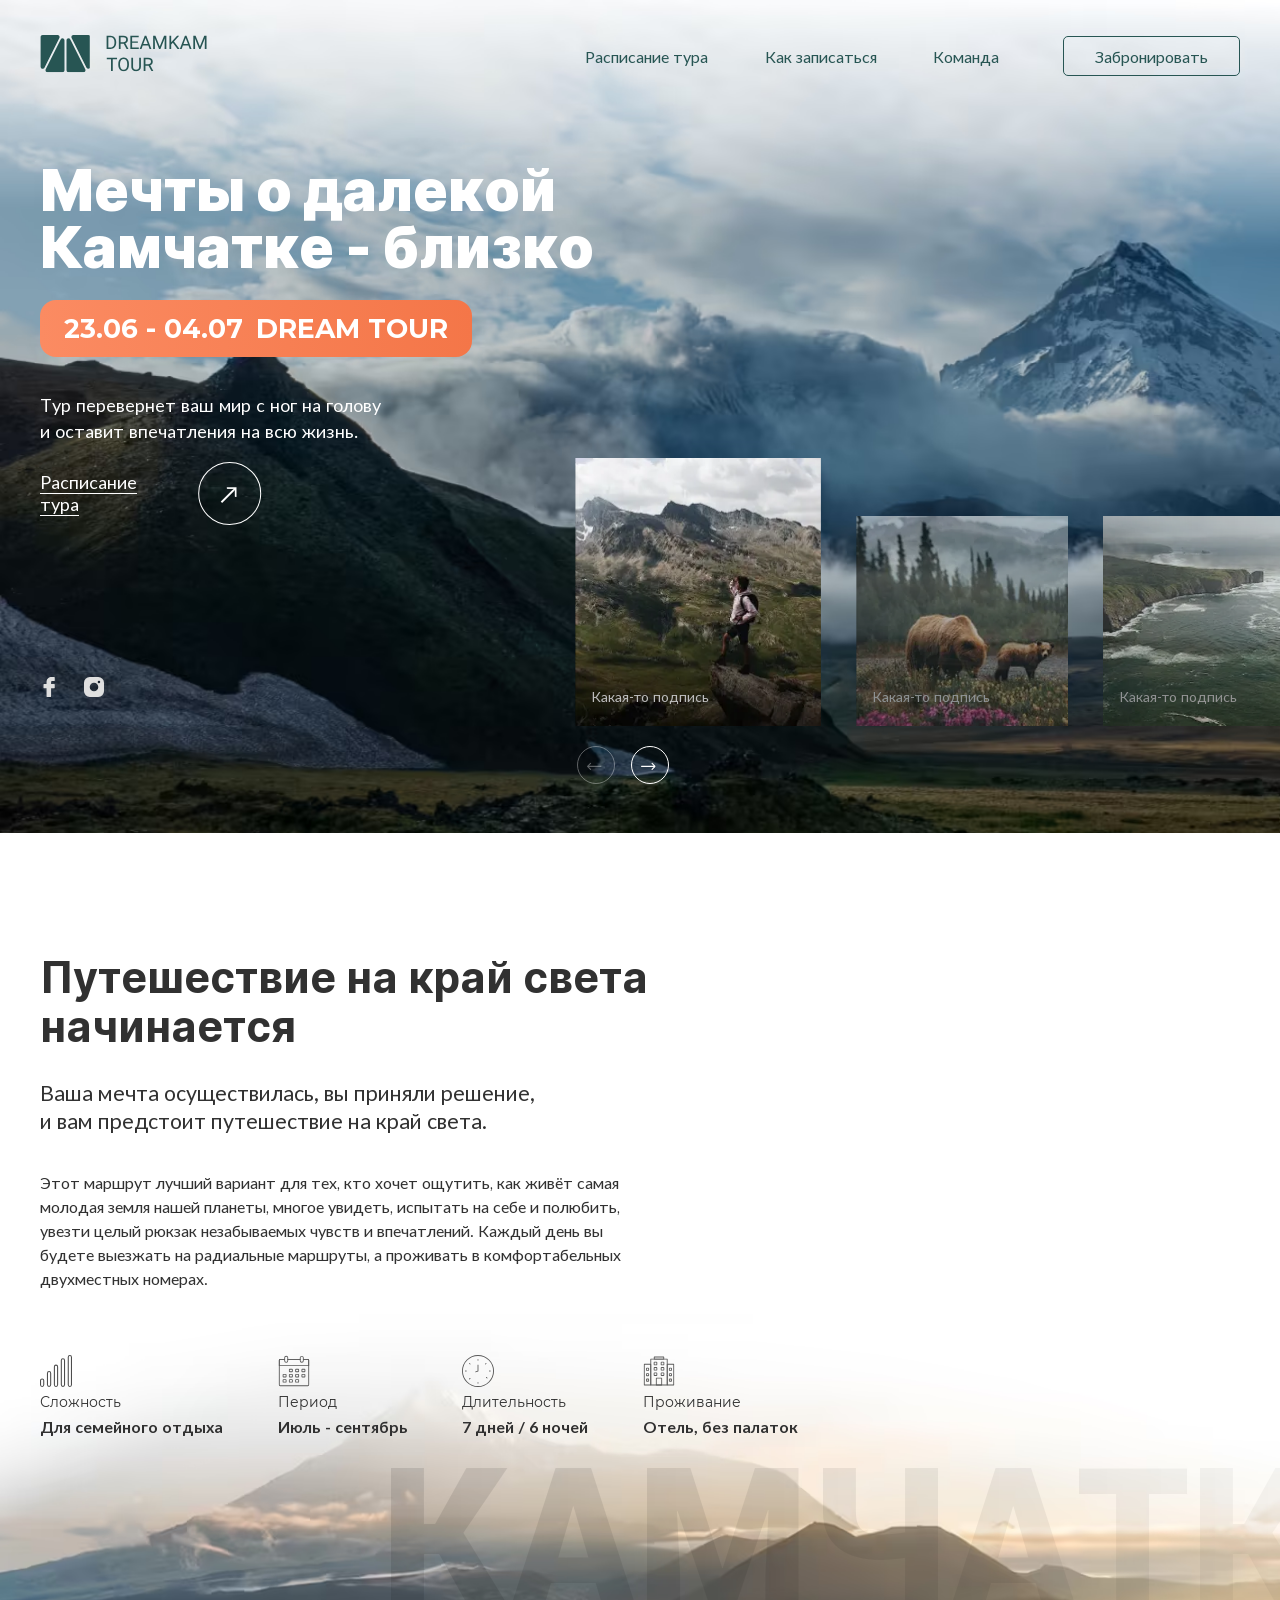
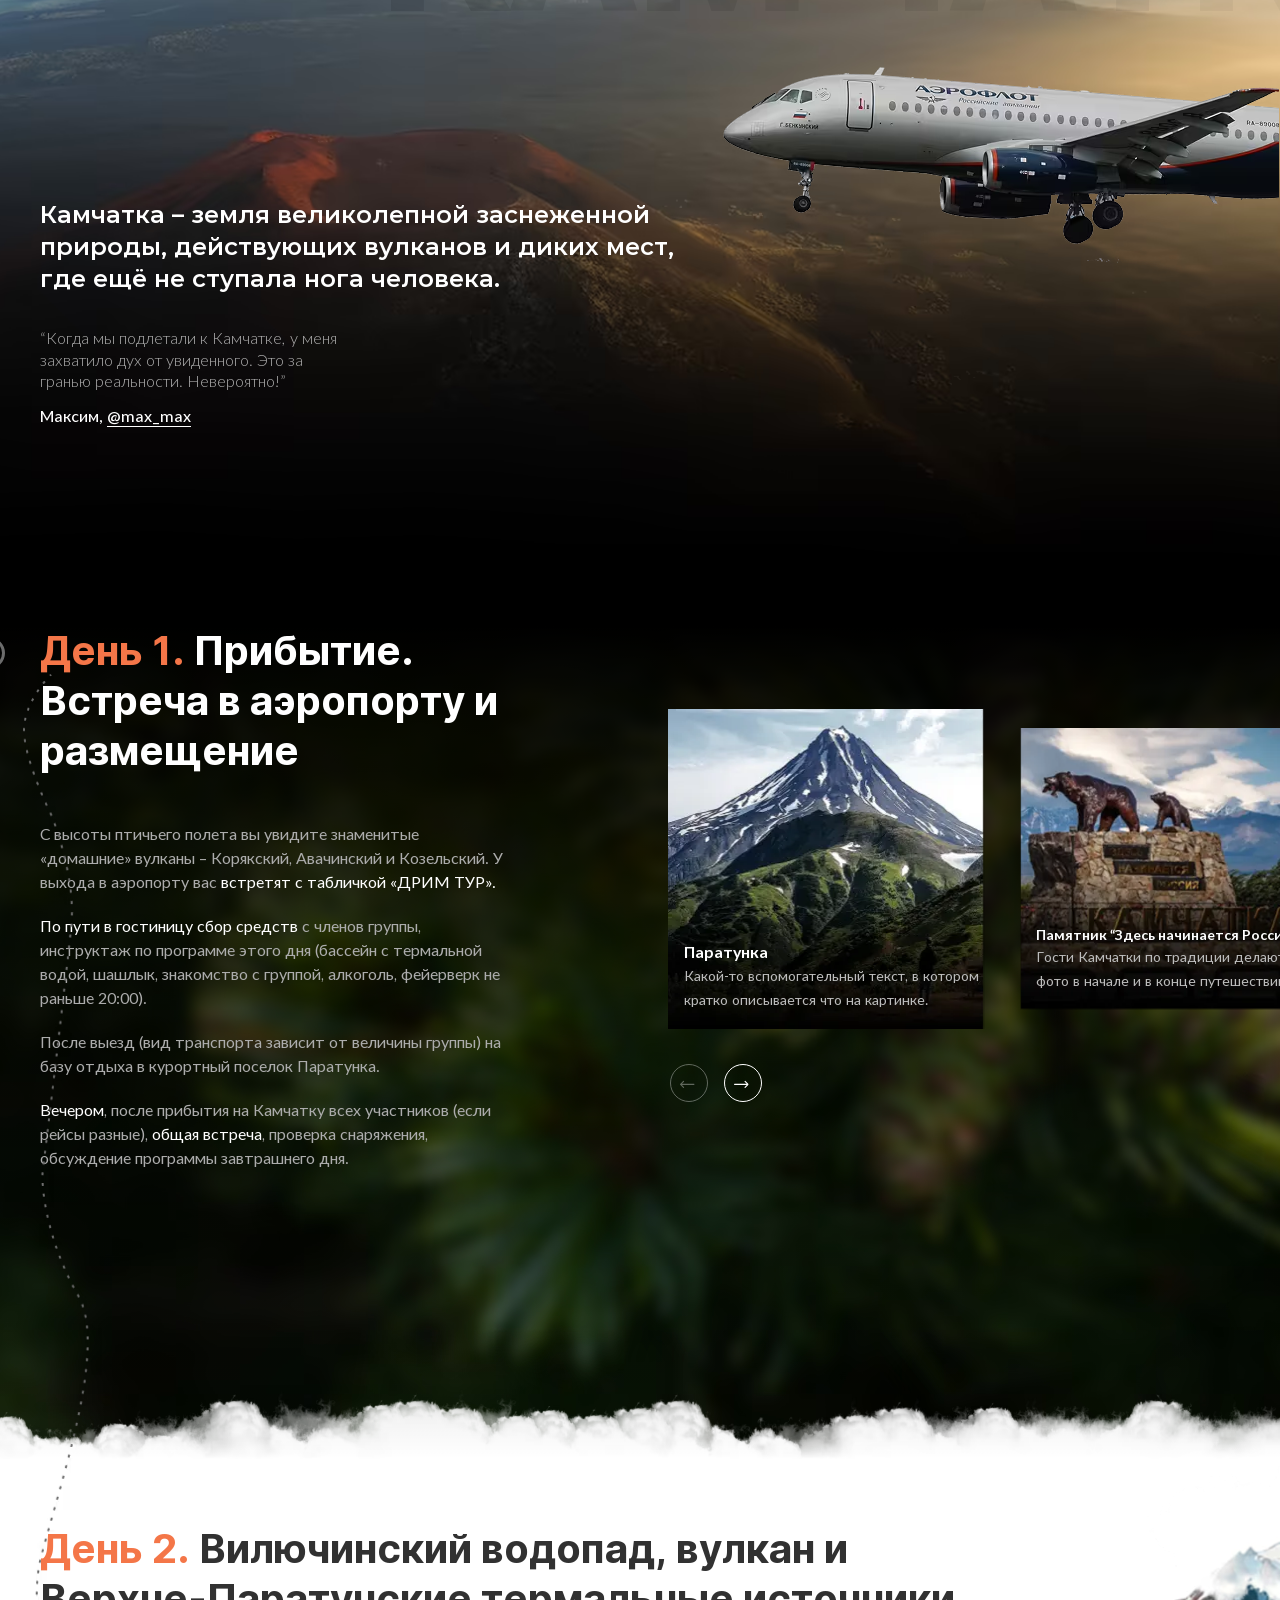
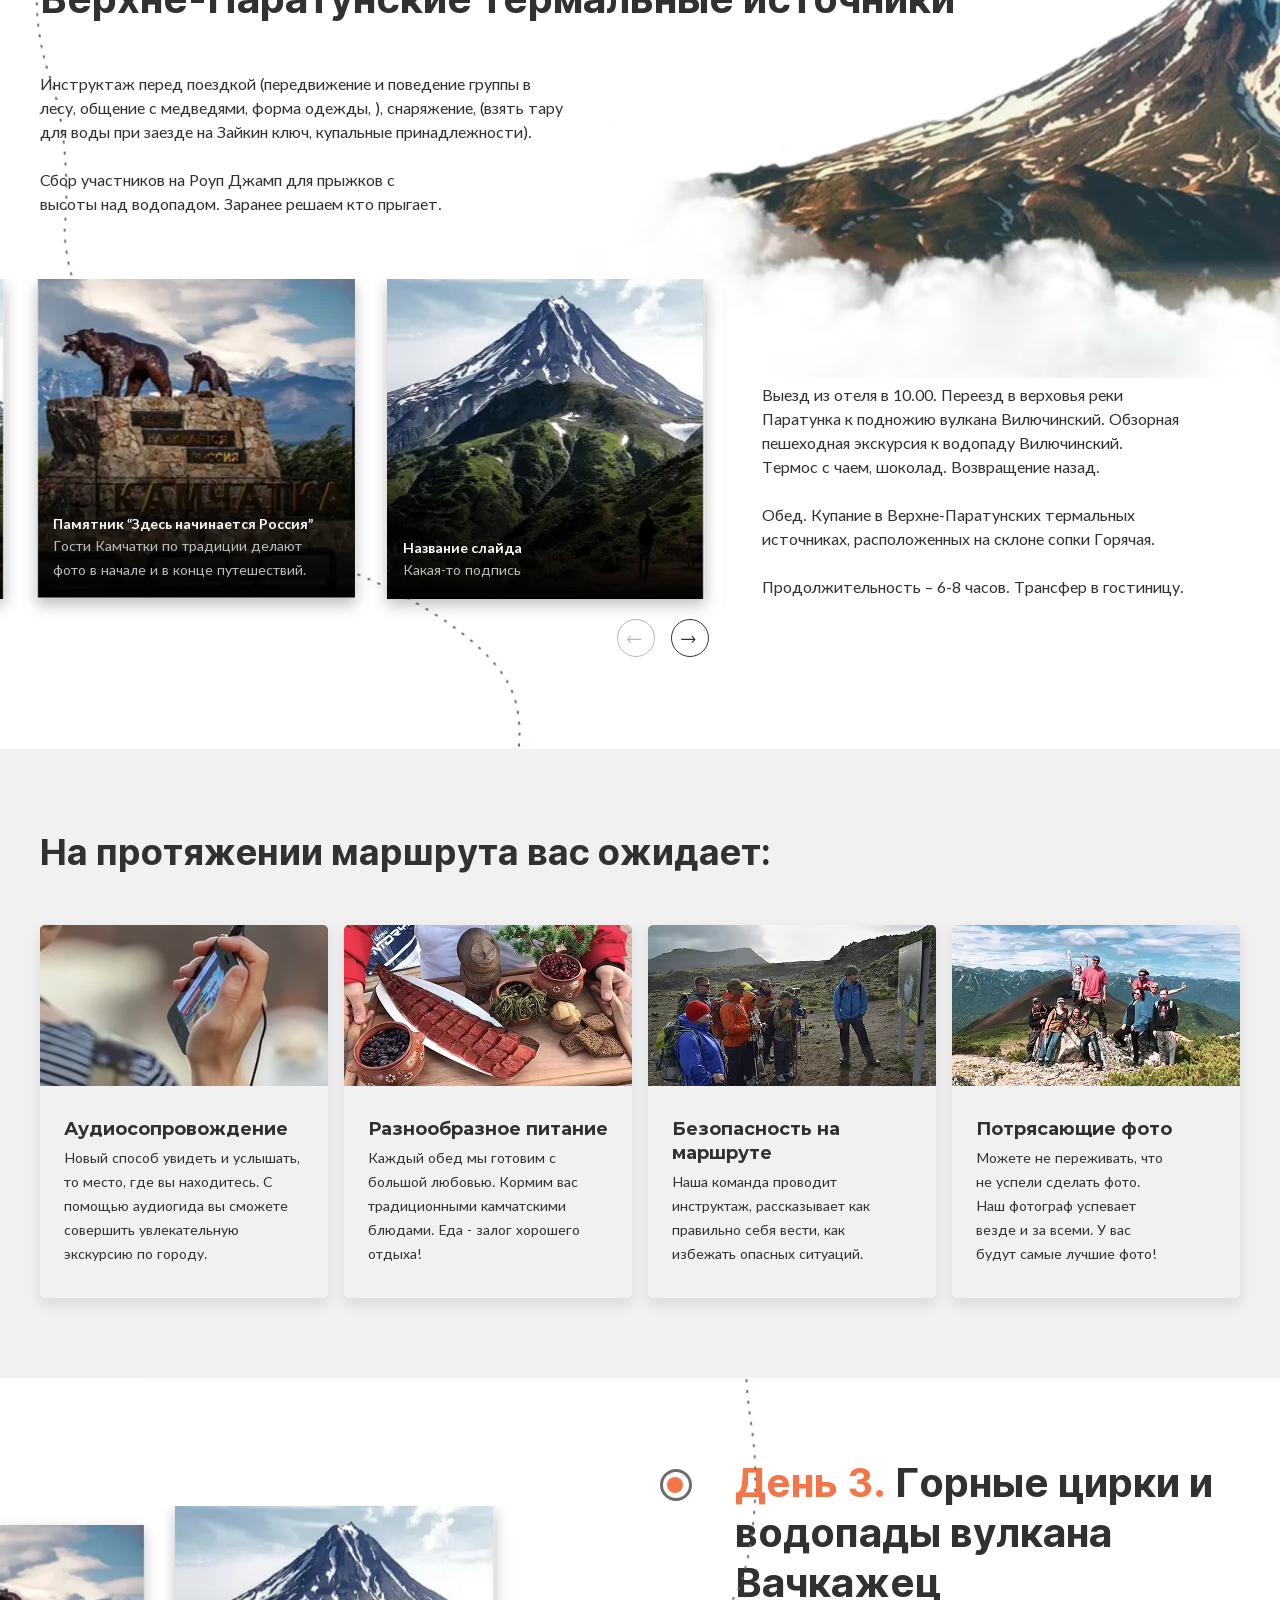
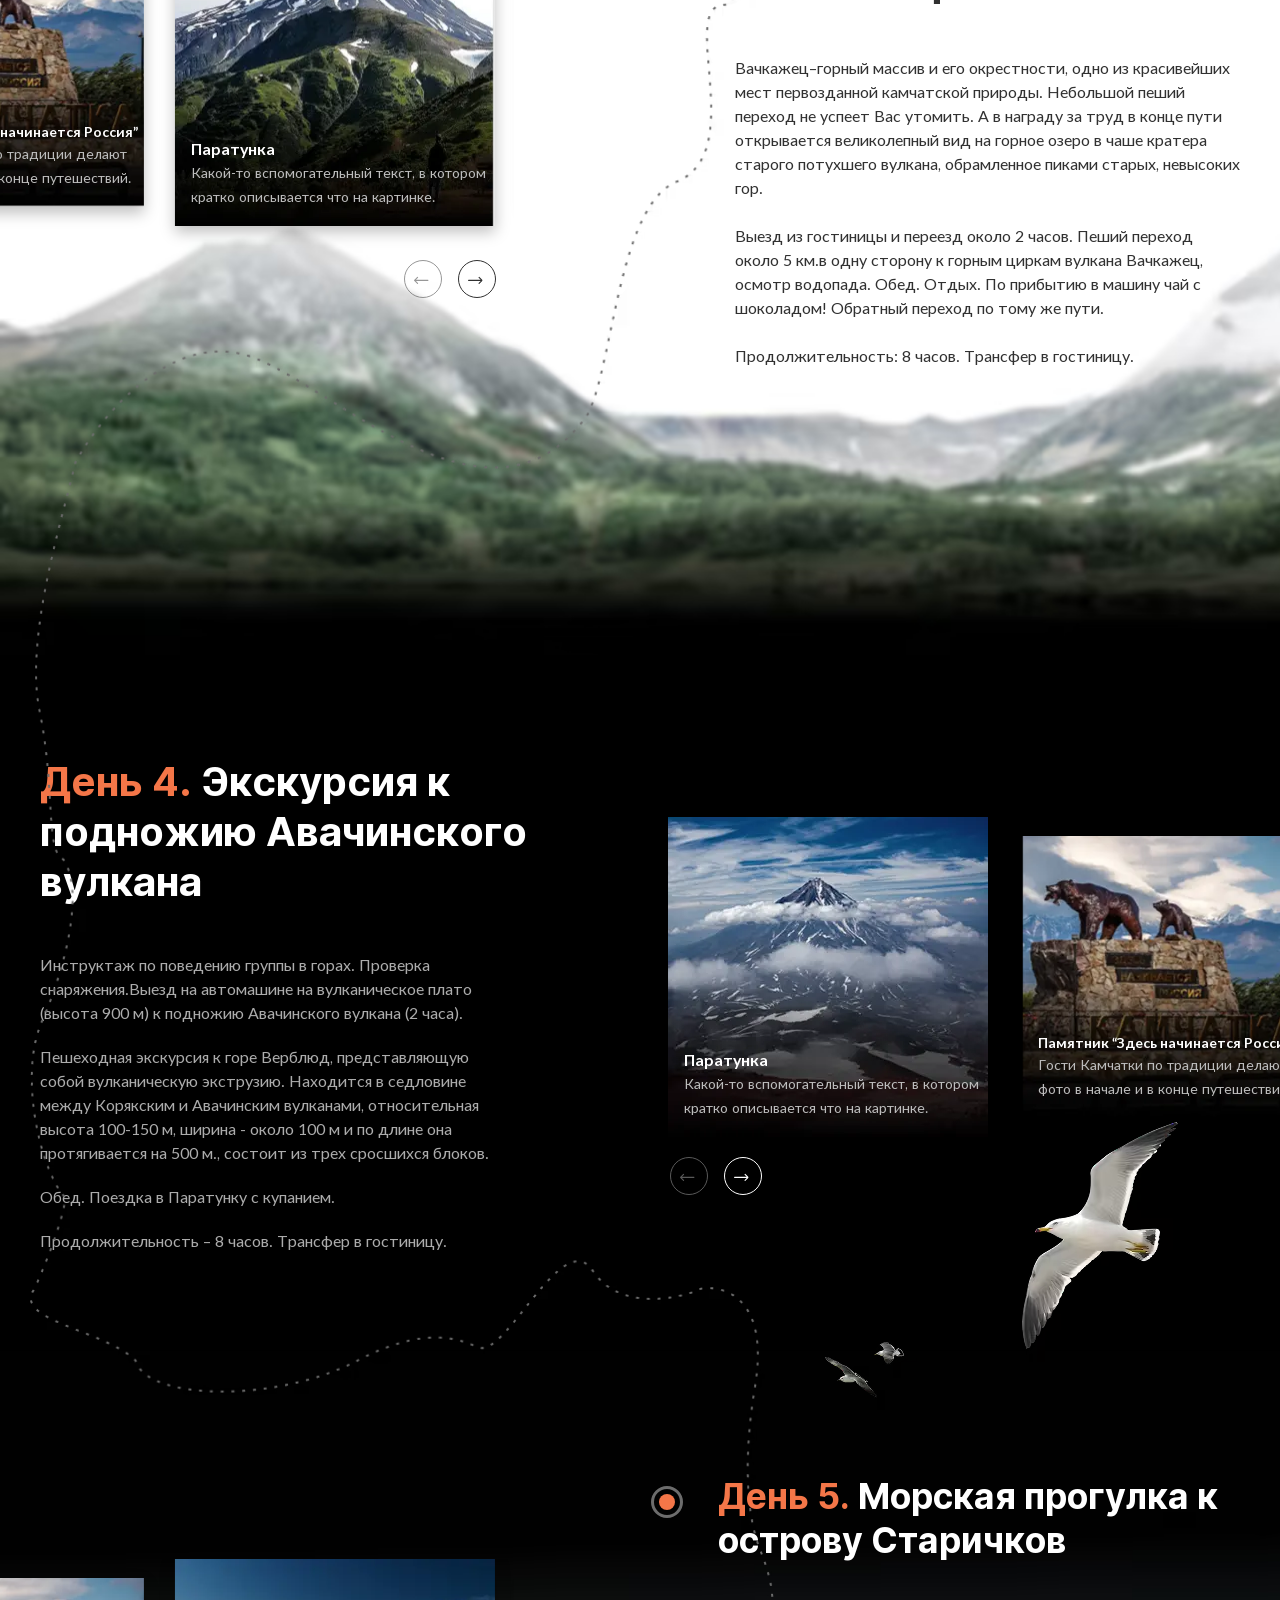
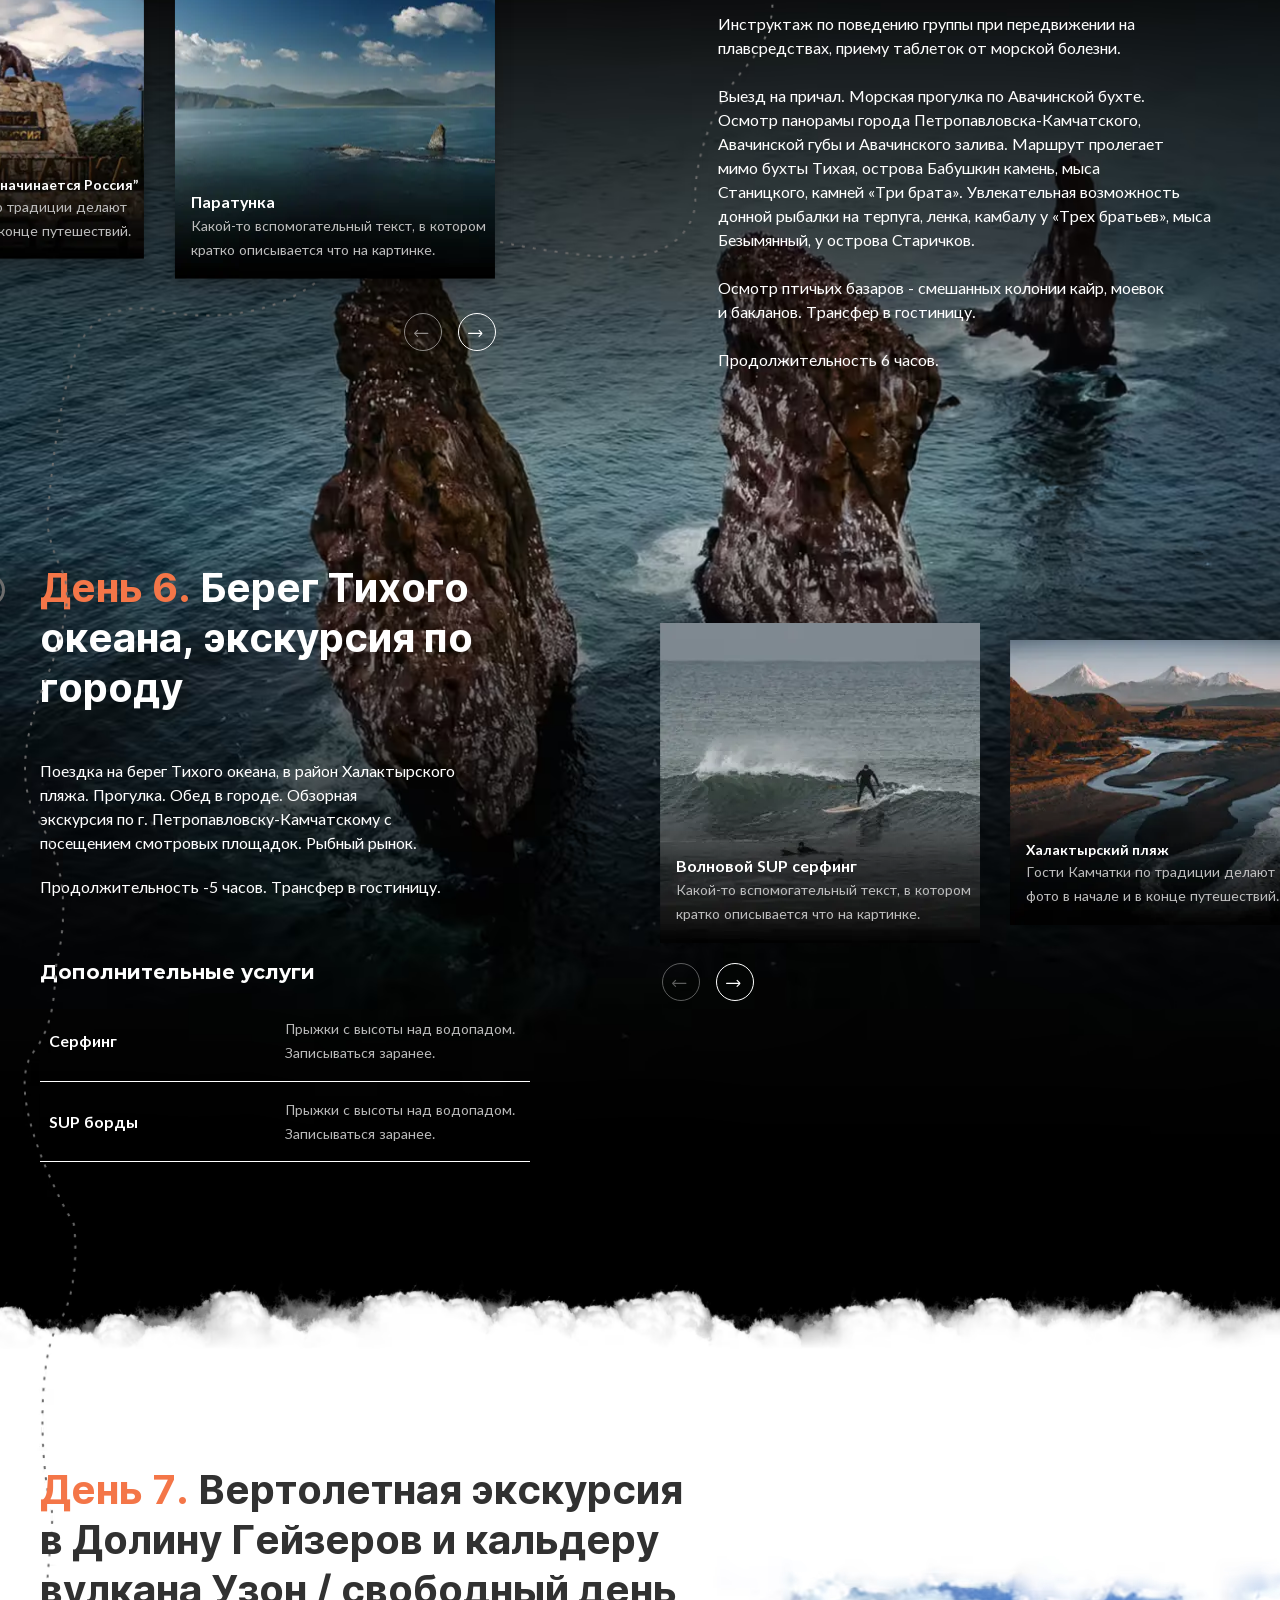
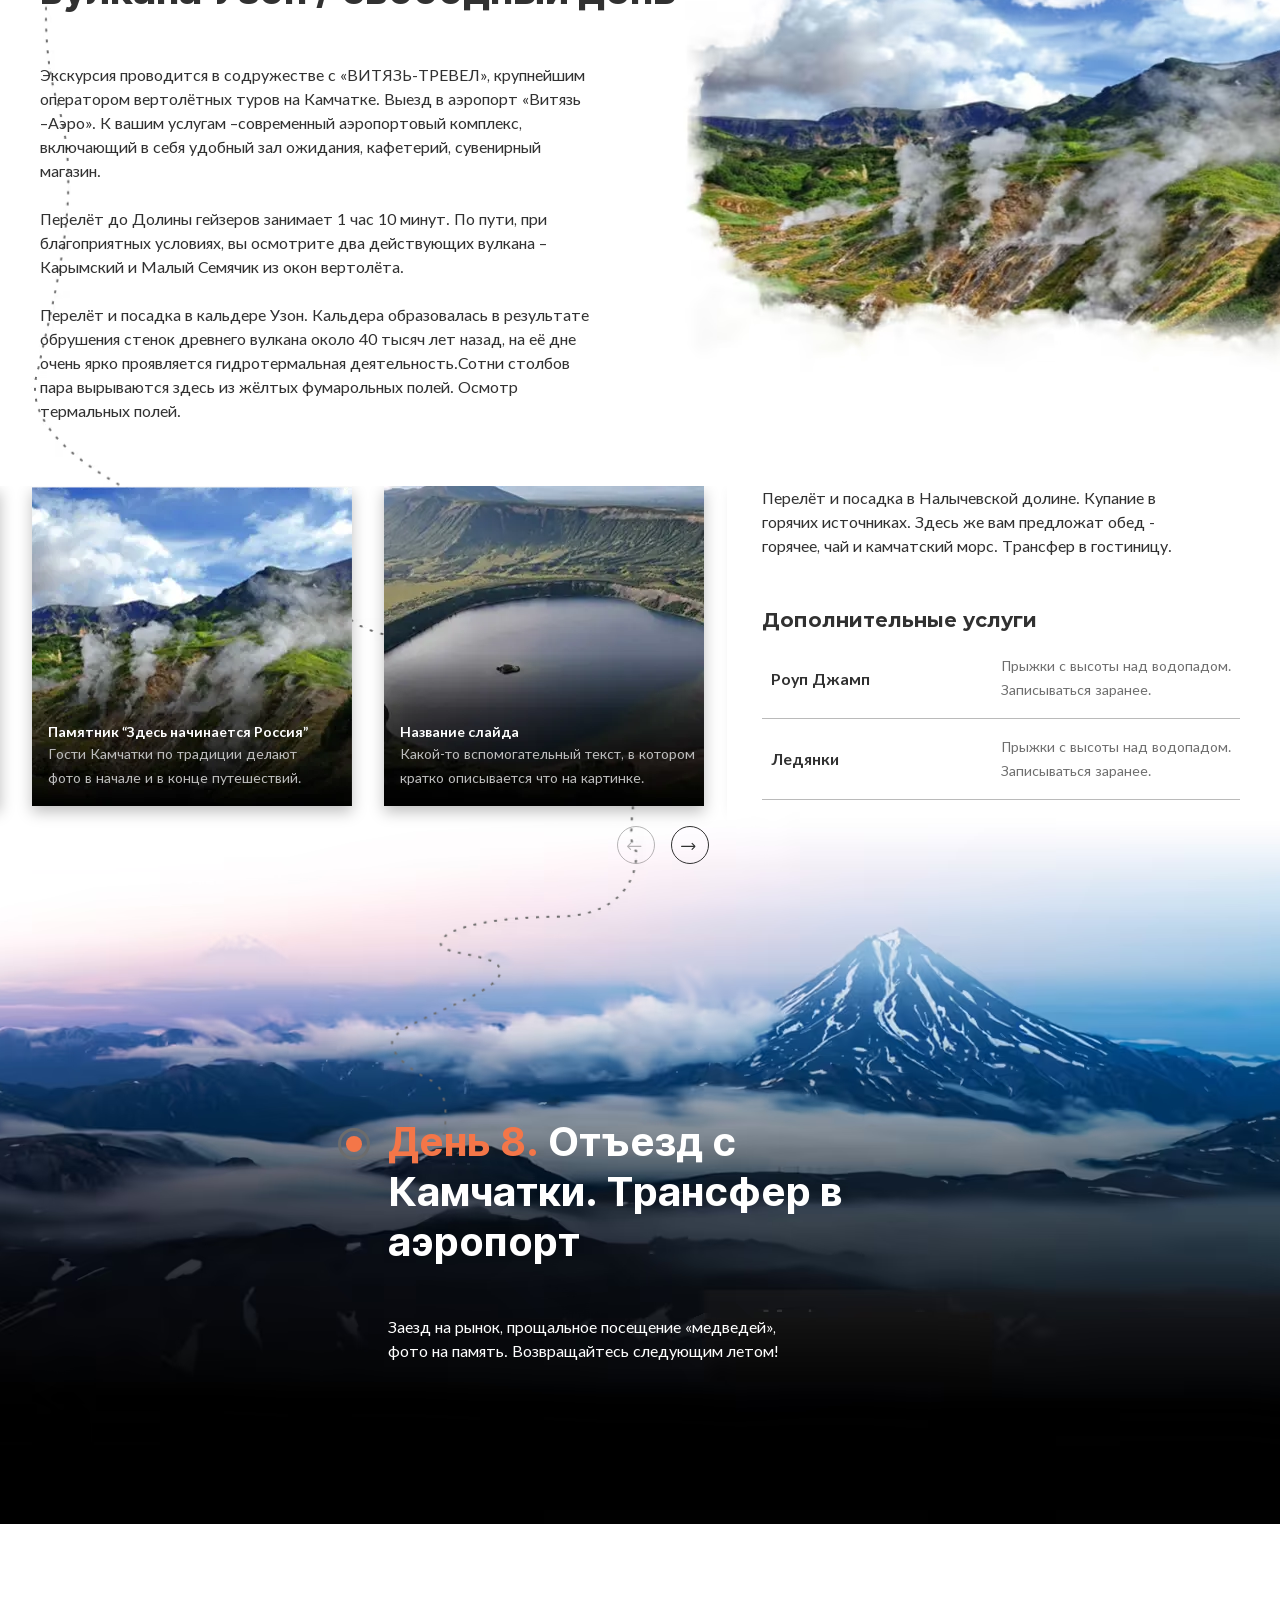
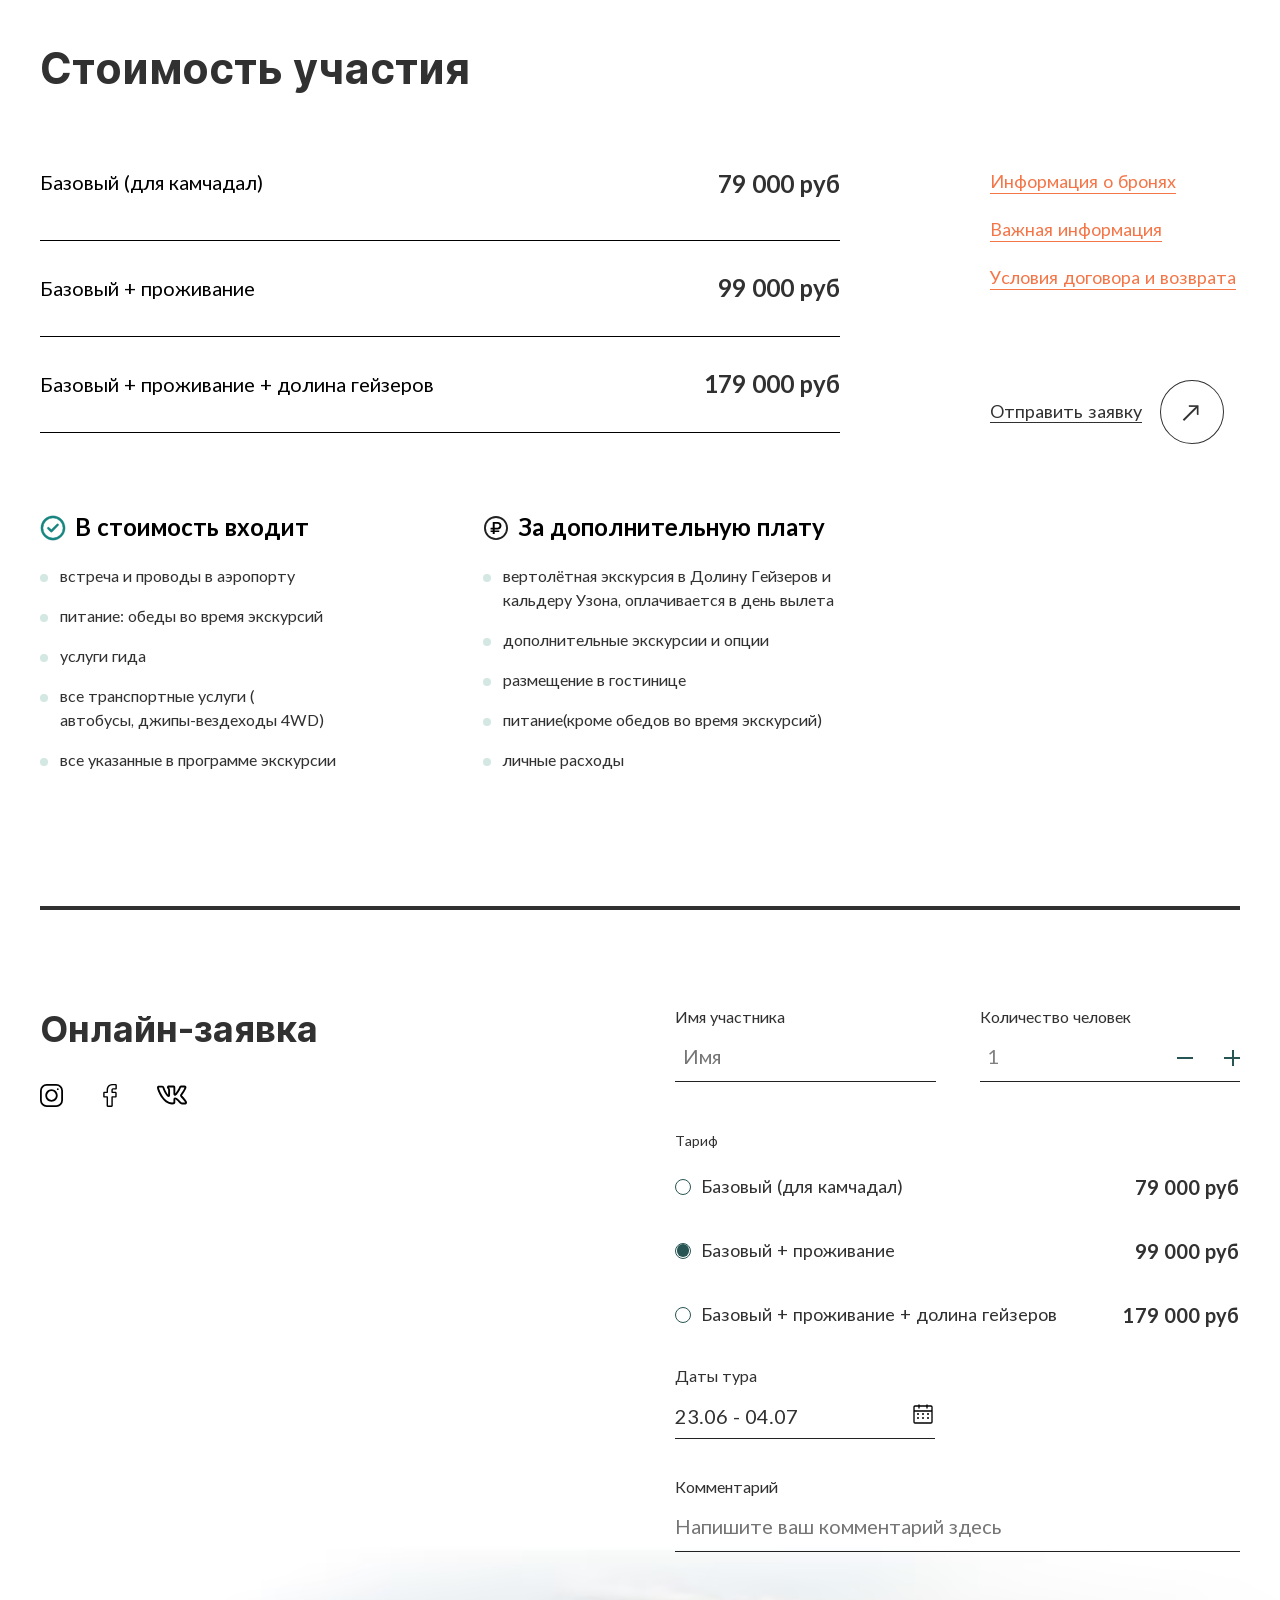
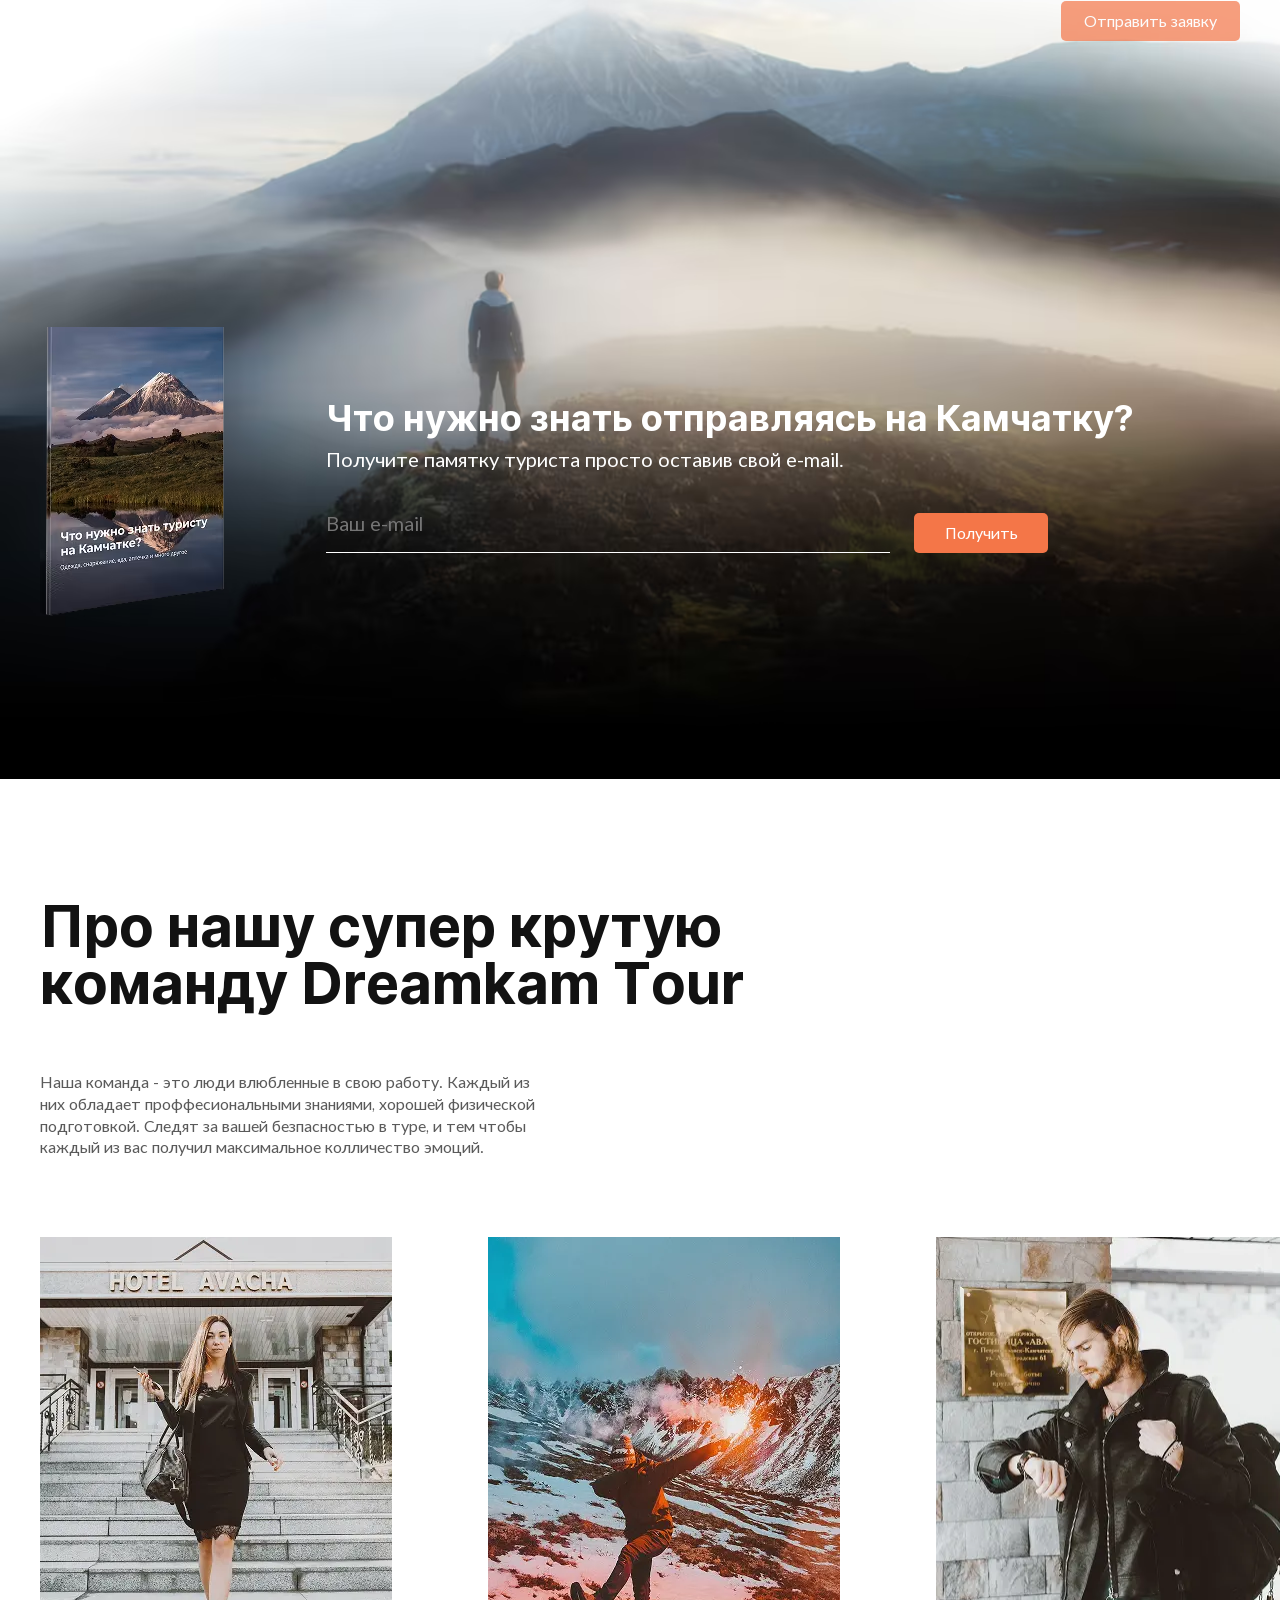
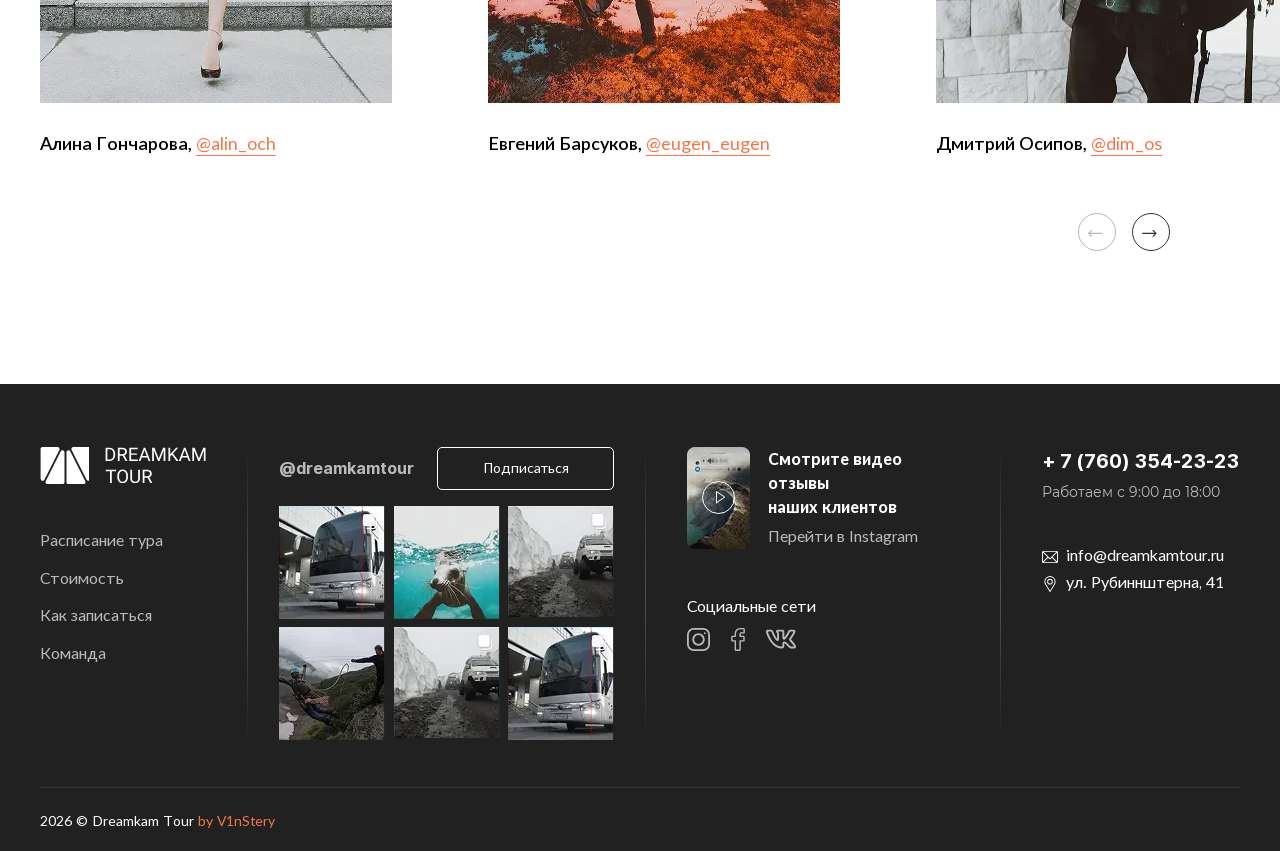
<file: index.html>
<!DOCTYPE html>
<html lang="ru">

<head>
  <meta charset="UTF-8">
  <meta http-equiv="X-UA-Compatible" content="IE=edge">
  <meta name="viewport" content="width=device-width, initial-scale=1.0">
  <link rel="shortcut icon" href="images/icons/logo.svg" type="image/x-icon">
  <title>Мечты о далекой Камчатке - близко</title>
  <link rel="stylesheet" href="./css/style.min.css">
</head>

<body>
    <header class="header">
        <div class="container">
          <div class="header__inner">
            <a href="#" class="logo">
    <span class="logo__img"><svg width="50" height="38" fill="none" xmlns="http://www.w3.org/2000/svg"><g clip-path="url(#clip0_3506_266)"><path fill-rule="evenodd" clip-rule="evenodd" d="M.607 31.85V2.02C.607.905 1.513 0 2.631 0h14.937c1.504 0 2.483 1.58 1.81 2.924L4.441 32.754C3.486 34.66.607 33.981.607 31.85zm49.778 0V2.02C50.385.905 49.48 0 48.362 0H33.424c-1.504 0-2.482 1.58-1.81 2.924l14.938 29.83c.955 1.906 3.833 1.228 3.833-.904zm-23.877 3.305V5.326c0-2.132 2.879-2.81 3.833-.904l14.938 29.83c.672 1.343-.306 2.924-1.81 2.924H28.53a2.022 2.022 0 01-2.023-2.02zM24.485 5.326v29.83c0 1.115-.906 2.02-2.024 2.02H7.524c-1.504 0-2.483-1.58-1.81-2.924L20.65 4.422c.955-1.907 3.834-1.228 3.834.904z" fill="url(#paint0_linear_3506_266)"/></g><defs><linearGradient id="paint0_linear_3506_266" x1="25.699" y1="37.176" x2="25.699" y2="0" gradientUnits="userSpaceOnUse"><stop offset=".479" stop-color="#275553"/><stop offset="1" stop-color="#F47648"/></linearGradient><clipPath id="clip0_3506_266"><path fill="#fff" d="M0 0h49.778v37.176H0z"/></clipPath></defs></svg></span>
    <span class="logo__text"><svg width="102" height="37" fill="none" xmlns="http://www.w3.org/2000/svg"><g clip-path="url(#clip0_3506_265)"><path d="M.607 14V.73h3.747c1.154 0 2.175.254 3.062.765a5.15 5.15 0 012.05 2.178c.487.942.733 2.024.74 3.245v.848c0 1.251-.244 2.348-.73 3.29a5.061 5.061 0 01-2.07 2.17c-.892.503-1.934.762-3.125.774H.607zm1.75-11.83v10.399H4.2c1.349 0 2.397-.42 3.144-1.258.754-.838 1.13-2.032 1.13-3.582v-.775c0-1.507-.355-2.676-1.066-3.509C6.703 2.607 5.7 2.181 4.4 2.169H2.357zm15.368 6.462h-3.118V14h-1.759V.73h4.394c1.494 0 2.643.34 3.445 1.02.808.68 1.212 1.671 1.212 2.971 0 .827-.225 1.547-.674 2.16-.444.614-1.064 1.073-1.86 1.377l3.117 5.633V14h-1.877l-2.88-5.368zM14.607 7.2h2.69c.868 0 1.558-.224 2.068-.674.517-.45.775-1.051.775-1.805 0-.82-.246-1.449-.738-1.886-.486-.438-1.191-.66-2.115-.666h-2.68V7.2zm17.254.666H26.11v4.703h6.681V14H24.36V.73h8.34v1.44h-6.59v4.265h5.751v1.43zm10.436 2.67h-5.56L35.49 14h-1.805L38.752.73h1.531L45.36 14h-1.796l-1.267-3.464zm-5.03-1.44h4.511l-2.26-6.207-2.252 6.207zM49.406.73l4.339 10.828L58.084.73h2.27V14h-1.75V8.832l.164-5.578L54.41 14h-1.34L48.723 3.281l.174 5.551V14h-1.75V.73h2.26zm17.409 7.1l-1.623 1.687V14h-1.75V.73h1.75v6.562L71.091.729h2.114l-5.223 5.86L73.615 14H71.52l-4.703-6.17zm15.659 2.707h-5.56L75.666 14h-1.805L78.93.73h1.531L85.538 14h-1.796l-1.267-3.464zm-5.032-1.44h4.512l-2.26-6.207-2.252 6.207zM89.584.73l4.339 10.828L98.26.73h2.27V14h-1.75V8.832l.164-5.578L94.588 14h-1.34L88.901 3.281l.172 5.551V14h-1.75V.73h2.261z" fill="#275553"/><path d="M11.04 24.178H6.775v11.83H5.034v-11.83H.777v-1.44H11.04v1.44zm11.922 5.624c0 1.3-.218 2.436-.656 3.409-.438.966-1.057 1.704-1.86 2.214-.801.51-1.737.766-2.807.766-1.045 0-1.971-.255-2.78-.766-.808-.516-1.437-1.248-1.886-2.196-.444-.954-.672-2.057-.684-3.309v-.957c0-1.276.222-2.403.665-3.381.444-.979 1.07-1.726 1.878-2.243.814-.522 1.744-.784 2.79-.784 1.063 0 1.998.259 2.806.775.815.51 1.44 1.255 1.878 2.233.438.973.656 2.106.656 3.4v.839zm-1.74-.857c0-1.574-.317-2.78-.949-3.619-.631-.844-1.516-1.267-2.652-1.267-1.106 0-1.978.423-2.616 1.267-.632.839-.957 2.006-.975 3.5v.976c0 1.525.319 2.725.957 3.6.644.869 1.528 1.303 2.652 1.303 1.13 0 2.006-.41 2.625-1.23.62-.827.94-2.008.957-3.546v-.984zm13.708-6.207v9.023c-.006 1.252-.401 2.276-1.185 3.072-.778.796-1.835 1.242-3.172 1.34l-.465.018c-1.452 0-2.61-.392-3.473-1.176-.862-.784-1.3-1.862-1.312-3.236v-9.041h1.732v8.987c0 .96.264 1.707.793 2.242.528.529 1.282.793 2.26.793.99 0 1.747-.264 2.27-.793.528-.529.793-1.273.793-2.233v-8.996h1.759zm7.629 7.902h-3.117v5.369h-1.76V22.738h4.394c1.494 0 2.643.34 3.445 1.02.808.681 1.212 1.672 1.212 2.972 0 .826-.225 1.546-.674 2.16-.444.614-1.064 1.073-1.86 1.377l3.117 5.632v.11H45.44l-2.88-5.369zm-3.117-1.43h2.688c.87 0 1.559-.226 2.07-.675.516-.45.774-1.052.774-1.805 0-.82-.246-1.45-.738-1.887-.486-.437-1.191-.659-2.115-.665h-2.68v5.031z" fill="#F47648"/></g><defs><clipPath id="clip0_3506_265"><path fill="#fff" d="M0 0h101.111v36.556H0z"/></clipPath></defs></svg></span>
</a>
            <nav class="nav">
              <ul class="nav__menu hidden-mobile">
                <li class="nav__item">
                  <a href="#form" class="nav__item-link">Расписание тура</a>
                </li>
                <li class="nav__item">
                  <a href="#form" class="nav__item-link">Как записаться</a>
                </li>
                <li class="nav__item">
                  <a href="#team" class="nav__item-link">Команда</a>
                </li>
              </ul>
              <a href="#form" class="nav__button" data-fancybox>Забронировать</a>
              <div class="burger">
              <span></span>
              <span></span>
              <span></span>
            </div>
            </nav>
            
          </div>
          <div class="mobile-menu _bg">
    <button class="mobile-menu__close">✕</button>
    <div class="mobile-menu__bar">
        <div class="mobile-menu__inner">
            <div class="mobile-menu__item">
                <a href="#" class="mobile-menu__item-link nav__item-link">Расписание тура</a>
            </div>
    
            <div class="mobile-menu__item">
                <a href="#" class="mobile-menu__item-link nav__item-link">Как записаться</a>
            </div>
    
            <div class="mobile-menu__item">
                <a href="#" class="mobile-menu__item-link nav__item-link">Команда</a>
            </div>
    
            <div class="mobile-menu__item">
                <a href="#" class="mobile-menu__item-link nav__item-link">Стоимость</a>
            </div>
        </div>
        <a href="#form" data-fancybox class="nav__button nav-btn">Забронировать</a>
    </div>
</div>
<div class="menu-overlay"></div>
        </div>        
    </header>
<main class="main">
<section class="top">
    <div class="container">
        <h2 class="top__title h1">Мечты о далекой Камчатке - близко</h2>
        <div class="top__inner">
            <div class="top__tour">
                <a href="#" class="top__tour-text">23.06 - 04.07&ensp;DREAM TOUR</a>
            </div>
            <div class="top__description">
                <p>Тур перевернет ваш мир с ног на голову и оставит впечатления на всю жизнь. </p>
            </div>
            <a href="#form" data-fancybox="" class="top__link _link">
                <span class="top__link-text _link-text">Расписание тура</span>
                <span class="top__link-arrow _link-arrow">&uarr;</span>
            </a>
            <div class="swiper top-swiper">
                <div class="top-swiper__wrapper swiper-wrapper">
                    <div class="top-swiper__slide swiper-slide">
                        <div class="slide-bg _bg-img">
                            <img src="images/top/top-slide-1.webp" alt="" class="gallery-img _img">
                        </div>
                        <div class="slide-content">
                            <p class="slide-text">Какая-то подпись</p>
                        </div>
                    </div>
                    <div class="top-swiper__slide swiper-slide">
                        <div class="slide-bg _bg-img">
                            <img src="images/top/top-slide-2.webp" alt="" class="gallery-img _img">
                        </div>
                        <div class="slide-content">
                            <p class="slide-text">Какая-то подпись</p>
                        </div>
                    </div>
                    <div class="top-swiper__slide swiper-slide">
                        <div class="slide-bg _bg-img">
                            <img src="images/top/top-slide-3.webp" alt="" class="gallery-img _img">
                        </div>
                        <div class="slide-content">
                            <p class="slide-text">Какая-то подпись</p>
                        </div>
                    </div>
                    <div class="top-swiper__slide swiper-slide">
                        <div class="slide-bg _bg-img">
                            <img src="images/top/top-slide-3.webp" alt="" class="gallery-img _img">
                        </div>
                        <div class="slide-content">
                            <p class="slide-text">Какая-то подпись</p>
                        </div>
                    </div>
                    <div class="top-swiper__slide swiper-slide">
                        <div class="slide-bg _bg-img">
                            <img src="images/top/top-slide-3.webp" alt="" class="gallery-img _img">
                        </div>
                        <div class="slide-content">
                            <p class="slide-text">Какая-то подпись</p>
                        </div>
                    </div>
                    <div class="top-swiper__slide swiper-slide">
                        <div class="slide-bg _bg-img">
                            <img src="images/top/top-slide-3.webp" alt="" class="gallery-img _img">
                        </div>
                        <div class="slide-content">
                            <p class="slide-text">Какая-то подпись</p>
                        </div>
                    </div>
                </div>
                <div class="swiper-button">
                        <div class="swiper-button-prev"><svg width="15" height="15" fill="none" xmlns="http://www.w3.org/2000/svg"><g clip-path="url(#clip0_465_398)"><path d="M.168 7.73v.001l2.99 2.976a.572.572 0 00.808-.811L1.958 7.898h12.12a.572.572 0 100-1.145H1.958l2.008-1.998a.572.572 0 10-.807-.811L.169 6.92H.167a.573.573 0 000 .81z" fill="#fff"/></g><defs><clipPath id="clip0_465_398"><path fill="#fff" transform="rotate(180 7.325 7.325)" d="M0 0h14.651v14.651H0z"/></clipPath></defs></svg></div>
                        <div class="swiper-button-next"><svg width="15" height="15" fill="none" xmlns="http://www.w3.org/2000/svg"><g clip-path="url(#clip0_465_655)"><path d="M14.483 7.73v.001l-2.991 2.976a.572.572 0 01-.808-.811l2.008-1.998H.572a.572.572 0 110-1.145h12.12l-2.008-1.998a.572.572 0 01.808-.811l2.99 2.976a.573.573 0 010 .81z" fill="#fff"/></g><defs><clipPath id="clip0_465_655"><path fill="#fff" transform="matrix(1 0 0 -1 0 14.65)" d="M0 0h14.651v14.651H0z"/></clipPath></defs></svg></div>
                </div>
            </div>
            <div class="top__socials">
                <a href="#" class="top__socials-link facebook">
                    <svg width="19" height="20" fill="none" xmlns="http://www.w3.org/2000/svg"><path d="M14.31 0h-2.59C8.578 0 6.547 1.988 6.547 5.067v1.968H3.94a.43.43 0 00-.44.422v3.385c0 .233.197.42.44.42h2.606v8.318c0 .231.197.42.439.42h3.67a.431.431 0 00.442-.42v-8.32h3.211a.43.43 0 00.44-.42l.002-3.383a.415.415 0 00-.13-.296.45.45 0 00-.31-.124h-3.213V5.422c0-.95.237-1.434 1.537-1.434l1.676-.005a.43.43 0 00.439-.42V.42a.429.429 0 00-.44-.42z" fill="#DFDFDF"/></svg>
                </a>
                <a href="#" class="top__socials-link instagram">
                    <svg width="20" height="20" fill="none" xmlns="http://www.w3.org/2000/svg"><path d="M5.714 0h8.572A5.714 5.714 0 0120 5.714v8.572A5.714 5.714 0 0114.286 20H5.714A5.714 5.714 0 010 14.286V5.714A5.714 5.714 0 015.714 0zM10 14.286a4.286 4.286 0 100-8.572 4.286 4.286 0 000 8.572zm4.92-7.937a1.27 1.27 0 10.085-2.539 1.27 1.27 0 00-.085 2.539z" fill="#DFDFDF"/></svg>
                </a>
            </div>
        </div>
    </div>
</section>
<section class="start">
    <div class="container">
        <h2 class="start__title h2">Путешествие&nbsp;на&nbsp;край&nbsp;света начинается</h2>
        <p class="start__description">Ваша мечта осуществилась, вы приняли решение, и вам предстоит путешествие на край света.</p>
        <p class="start__text">Этот маршрут лучший вариант для тех, кто хочет ощутить, как живёт самая молодая земля нашей планеты, многое увидеть, испытать на себе и полюбить, увезти целый рюкзак незабываемых чувств и впечатлений. Каждый день вы будете выезжать на радиальные маршруты, а проживать в комфортабельных <br>двухместных номерах. </p>
    </div>
    <div class="start-bg">
        <div class="container">
            <div class="start__inner">
                <ul class="start__list">
                    <li class="start__item">
                        <span class="start__item-img"><svg width="32" height="32" fill="none" xmlns="http://www.w3.org/2000/svg"><g opacity=".8" clip-path="url(#clip0_477_73)" fill="#212121"><path d="M16 9.6a2.133 2.133 0 00-2.134 2.133v18.134a2.133 2.133 0 104.267 0V11.733A2.133 2.133 0 0016 9.6zm1.066 20.267a1.067 1.067 0 11-2.133 0V11.733a1.067 1.067 0 112.133 0v18.134zM9.067 16a2.133 2.133 0 00-2.133 2.133v11.734a2.133 2.133 0 004.266 0V18.133A2.133 2.133 0 009.067 16zm1.067 13.867a1.067 1.067 0 11-2.134 0V18.133a1.067 1.067 0 112.134 0v11.734zm-8.001-6.4A2.133 2.133 0 000 25.6v4.267a2.133 2.133 0 004.267 0V25.6a2.133 2.133 0 00-2.134-2.133zm1.067 6.4a1.067 1.067 0 11-2.133 0V25.6a1.067 1.067 0 112.133 0v4.267zM22.933 3.2A2.133 2.133 0 0020.8 5.333v24.534a2.133 2.133 0 104.267 0V5.333A2.133 2.133 0 0022.933 3.2zM24 29.867a1.067 1.067 0 11-2.134 0V5.333a1.067 1.067 0 112.134 0v24.534zM29.867 0a2.133 2.133 0 00-2.134 2.133v27.734a2.133 2.133 0 104.267 0V2.133A2.133 2.133 0 0029.867 0zm1.066 29.867a1.067 1.067 0 11-2.133 0V2.133a1.067 1.067 0 112.133 0v27.734z"/></g><defs><clipPath id="clip0_477_73"><path fill="#fff" d="M0 0h32v32H0z"/></clipPath></defs></svg></span>
                        <span class="start__item-text">Сложность</span>
                        <span class="start__item-fatty">Для семейного отдыха</span>
                    </li>
                    <li class="start__item">
                        <span class="start__item-img"><svg width="32" height="32" fill="none" xmlns="http://www.w3.org/2000/svg"><g opacity=".8" clip-path="url(#clip0_477_12)" fill="#313131"><path d="M29.838 31.135H2.163a1.297 1.297 0 01-1.298-1.297v-19.17a.432.432 0 01.433-.432h29.405a.432.432 0 01.433.432v19.17a1.297 1.297 0 01-1.298 1.297zM1.73 11.1v18.738a.432.432 0 00.433.432h27.675a.433.433 0 00.433-.432V11.1H1.73z"/><path d="M1.298 11.1a.432.432 0 01-.433-.432V5.19a1.297 1.297 0 011.298-1.297h4.505a.432.432 0 110 .865H2.163a.432.432 0 00-.433.432v5.48a.432.432 0 01-.432.432zm29.405 0a.432.432 0 01-.433-.432V5.19a.432.432 0 00-.432-.432h-4.506a.432.432 0 010-.865h4.506a1.297 1.297 0 011.297 1.297v5.48a.433.433 0 01-.432.432zm-8.467-6.343H9.764a.432.432 0 010-.865h12.472a.432.432 0 110 .865z"/><path d="M1.298 11.1a.432.432 0 01-.433-.432V5.19a1.297 1.297 0 011.298-1.297h4.505a.432.432 0 110 .865H2.163a.432.432 0 00-.433.432v5.48a.432.432 0 01-.432.432zm29.405 0a.432.432 0 01-.433-.432V5.19a.432.432 0 00-.432-.432h-4.506a.432.432 0 010-.865h4.506a1.297 1.297 0 011.297 1.297v5.48a.433.433 0 01-.432.432zm-8.467-6.343H9.764a.432.432 0 010-.865h12.472a.432.432 0 110 .865z"/><path d="M23.784 7.779a1.984 1.984 0 01-1.982-1.982V2.854a1.982 1.982 0 013.963 0v2.943a1.984 1.984 0 01-1.981 1.982zm0-6.042a1.118 1.118 0 00-1.117 1.117v2.943a1.118 1.118 0 002.234 0V2.854a1.119 1.119 0 00-1.117-1.117zM8.216 7.779a1.984 1.984 0 01-1.982-1.982V2.854a1.982 1.982 0 113.964 0v2.943A1.984 1.984 0 018.216 7.78zm0-6.042A1.118 1.118 0 007.1 2.854v2.943a1.117 1.117 0 102.234 0V2.854a1.118 1.118 0 00-1.117-1.117zm18.27 15.489h-2.162a.865.865 0 01-.865-.865v-1.73a.865.865 0 01.865-.864h2.162a.865.865 0 01.865.864v1.73a.865.865 0 01-.865.865zm-2.162-2.595v1.73h2.162v-1.73h-2.162zm-4.109 2.595h-2.162a.865.865 0 01-.864-.865v-1.73a.865.865 0 01.864-.864h2.162a.865.865 0 01.865.864v1.73a.865.865 0 01-.864.865zm-2.162-2.595v1.73h2.162v-1.73h-2.162zm-4.107 2.595h-2.162a.865.865 0 01-.865-.865v-1.73a.865.865 0 01.865-.864h2.162a.865.865 0 01.865.864v1.73a.865.865 0 01-.865.865zm-2.162-2.595v1.73h2.162v-1.73h-2.162zm14.702 7.784h-2.162a.865.865 0 01-.865-.865v-1.73a.865.865 0 01.865-.864h2.162a.865.865 0 01.865.865v1.73a.865.865 0 01-.865.864zm-2.162-2.594v1.73h2.162v-1.73h-2.162zm-4.109 2.594h-2.162a.865.865 0 01-.864-.865v-1.73a.865.865 0 01.864-.864h2.162a.865.865 0 01.865.865v1.73a.865.865 0 01-.864.864zm-2.162-2.594v1.73h2.162v-1.73h-2.162zm-4.107 2.594h-2.162a.865.865 0 01-.865-.865v-1.73a.865.865 0 01.865-.864h2.162a.865.865 0 01.865.865v1.73a.865.865 0 01-.865.864zm-2.162-2.594v1.73h2.162v-1.73h-2.162zm-4.109 2.594H5.513a.865.865 0 01-.865-.865v-1.73a.865.865 0 01.865-.864h2.162a.865.865 0 01.865.865v1.73a.865.865 0 01-.865.864zm-2.162-2.594v1.73h2.162v-1.73H5.513zm14.702 7.783h-2.162a.865.865 0 01-.864-.865v-1.73a.865.865 0 01.864-.864h2.162a.865.865 0 01.865.865v1.73a.865.865 0 01-.864.864zm-2.162-2.594v1.73h2.162v-1.73h-2.162zm-4.107 2.594h-2.162a.865.865 0 01-.865-.865v-1.73a.865.865 0 01.865-.864h2.162a.865.865 0 01.865.865v1.73a.865.865 0 01-.865.864zm-2.162-2.594v1.73h2.162v-1.73h-2.162zm-4.109 2.594H5.513a.865.865 0 01-.865-.865v-1.73a.865.865 0 01.865-.864h2.162a.865.865 0 01.865.865v1.73a.865.865 0 01-.865.864zM5.513 25.01v1.73h2.162v-1.73H5.513z"/></g><defs><clipPath id="clip0_477_12"><path fill="#fff" d="M0 0h32v32H0z"/></clipPath></defs></svg></span>
                        <span class="start__item-text">Период</span>
                        <span class="start__item-fatty">Июль - сентябрь</span>
                    </li>
                    <li class="start__item">
                        <span class="start__item-img"><svg width="32" height="32" fill="none" xmlns="http://www.w3.org/2000/svg"><g opacity=".8" clip-path="url(#clip0_2115_0)" fill="#313131"><path d="M16 32a16 16 0 1116-16 16.018 16.018 0 01-16 16zM16 .914A15.086 15.086 0 1031.086 16 15.103 15.103 0 0016 .914z"/><path d="M16 5.748a.432.432 0 01-.433-.432v-.884a.432.432 0 11.865 0v.884a.432.432 0 01-.432.432zm0 23a.432.432 0 01-.433-.432v-.884a.432.432 0 11.865 0v.884a.433.433 0 01-.432.432zm7.432-19.253a.432.432 0 01-.305-.738l.624-.625a.432.432 0 11.611.611l-.624.625a.433.433 0 01-.306.127zm-16 14.989a.432.432 0 01-.305-.738l.624-.625a.432.432 0 01.612.612l-.625.625a.432.432 0 01-.306.126zm20.884-8.052h-.884a.432.432 0 110-.864h.884a.432.432 0 110 .864zm-24 0h-.884a.432.432 0 110-.864h.884a.432.432 0 110 .864zm20.736 7.052a.433.433 0 01-.306-.126l-.625-.625a.432.432 0 01.612-.612l.624.625a.433.433 0 01-.305.738zM8.062 9.495a.432.432 0 01-.306-.127l-.624-.625a.432.432 0 11.611-.611l.625.625a.433.433 0 01-.306.738zm5.596 7.802a.433.433 0 01-.15-.838l2.06-.762V9.946a.432.432 0 01.865 0V16a.433.433 0 01-.282.406l-2.343.864a.436.436 0 01-.15.027z"/></g><defs><clipPath id="clip0_2115_0"><path fill="#fff" d="M0 0h32v32H0z"/></clipPath></defs></svg></span>
                        <span class="start__item-text">Длительность</span>
                        <span class="start__item-fatty">7 дней / 6 ночей</span>
                    </li>
                    <li class="start__item">
                        <span class="start__item-img"><svg width="32" height="32" fill="none" xmlns="http://www.w3.org/2000/svg"><g opacity=".8" fill="#313131"><path d="M24.216 30.486H7.784a.432.432 0 01-.432-.432V4.108a.432.432 0 01.432-.432h16.432a.432.432 0 01.433.432v25.946a.433.433 0 01-.433.433zm-16-.864h15.568V4.54H8.216v25.08z"/><path d="M20.758 4.54h-9.514a.432.432 0 01-.432-.432V1.946a.432.432 0 01.432-.433h9.514a.432.432 0 01.432.433v2.162a.432.432 0 01-.433.433zm-9.082-.864h8.649V2.378h-8.649v1.298zm19.026 26.81h-6.486a.432.432 0 01-.433-.432V9.297a.432.432 0 01.433-.432h6.486a.432.432 0 01.432.432v20.757a.432.432 0 01-.432.433zm-6.054-.864h5.622V9.73h-5.622v19.892zm-16.864.864H1.298a.432.432 0 01-.433-.432V9.297a.432.432 0 01.433-.432h6.486a.432.432 0 01.433.432v20.757a.432.432 0 01-.433.433zm-6.054-.864h5.622V9.73H1.73v19.892zM20.432 10.27h-1.838a.865.865 0 01-.864-.865V7.568a.865.865 0 01.864-.865h1.838a.865.865 0 01.865.865v1.837a.865.865 0 01-.865.865zm-1.838-2.702v1.837h1.838V7.568h-1.838zm-5.188 2.702h-1.838a.865.865 0 01-.865-.865V7.568a.865.865 0 01.865-.865h1.838a.865.865 0 01.865.865v1.837a.865.865 0 01-.865.865zm0-2.702h-1.838v1.837h1.838V7.568zm7.026 8.054h-1.838a.865.865 0 01-.864-.865v-1.838a.865.865 0 01.864-.865h1.838a.865.865 0 01.865.865v1.838a.865.865 0 01-.865.865zm-1.838-2.703v1.838h1.838v-1.838h-1.838zm-5.188 2.703h-1.838a.865.865 0 01-.865-.865v-1.838a.865.865 0 01.865-.865h1.838a.865.865 0 01.865.865v1.838a.865.865 0 01-.865.865zm0-2.704h-1.838v1.838h1.838v-1.838zm7.026 8.055h-1.838a.865.865 0 01-.864-.865V18.27a.865.865 0 01.864-.865h1.838a.865.865 0 01.865.865v1.838a.865.865 0 01-.865.865zm-1.838-2.703v1.838h1.838V18.27h-1.838zm-5.188 2.703h-1.838a.865.865 0 01-.865-.865V18.27a.865.865 0 01.865-.865h1.838a.865.865 0 01.865.865v1.838a.865.865 0 01-.865.865zm0-2.703h-1.838v1.838h1.838V18.27zm5.278 12.216h-5.369a.432.432 0 01-.432-.432v-6.919a.432.432 0 01.432-.432h5.37a.433.433 0 01.432.432v6.919a.433.433 0 01-.433.433zm-4.936-.864h4.504v-6.054h-4.504v6.054z"/><path d="M28.135 15.784h-1.351a.865.865 0 01-.865-.865v-1.351a.865.865 0 01.865-.865h1.35a.865.865 0 01.866.865v1.35a.865.865 0 01-.865.866zm-1.351-2.216v1.35h1.35v-1.35h-1.35zm1.351 7.648h-1.351a.865.865 0 01-.865-.865v-1.35a.865.865 0 01.865-.866h1.35A.865.865 0 0129 19v1.351a.865.865 0 01-.865.865zM26.784 19v1.351h1.35v-1.35h-1.35zm1.351 7.649h-1.351a.865.865 0 01-.865-.865v-1.352a.865.865 0 01.865-.864h1.35a.865.865 0 01.866.864v1.352a.865.865 0 01-.865.865zm-1.351-2.217v1.352h1.35v-1.352h-1.35zM5.216 15.784H3.865A.865.865 0 013 14.919v-1.351a.865.865 0 01.865-.865h1.35a.865.865 0 01.866.865v1.35a.865.865 0 01-.865.866zm-1.351-2.216v1.35h1.35v-1.35h-1.35zm1.351 7.648H3.865A.865.865 0 013 20.351v-1.35a.865.865 0 01.865-.866h1.35a.865.865 0 01.866.865v1.351a.865.865 0 01-.865.865zM3.865 19v1.351h1.35v-1.35h-1.35zm1.351 7.649H3.865A.865.865 0 013 25.784v-1.352a.865.865 0 01.865-.864h1.35a.865.865 0 01.866.864v1.352a.865.865 0 01-.865.865zm-1.351-2.217v1.352h1.35v-1.352h-1.35z"/></g></svg></span>
                        <span class="start__item-text">Проживание</span>
                        <span class="start__item-fatty">Отель, без палаток</span>
                    </li>
                </ul>
                <p class="start__inscription-text hidden-mobile">КАМЧАТКА</p>
                <div class="start__airplane">
                    <picture>
    <source srcset="images/start/start-bg-air.avif" type="image/avif">
    <source srcset="images/start/start-bg-air.webp" type="image/webp">
    <img 
        src="images/start/start-bg-air.png" 
        alt="alt text"
        class="class"
        loading="lazy"
    >
</picture>
                </div>
                <div class="start__definition">
                    <p class="start__definition-text">Камчатка – земля великолепной заснеженной природы, действующих вулканов и диких мест, <br> где ещё не ступала нога человека.</p>
                </div>
                <div class="start__quote">
                    <blockquote class="start__quote-text">
                        <p>“Когда мы подлетали к Камчатке, у меня захватило дух от увиденного. Это за <br>гранью реальности. Невероятно!”</p>
                    </blockquote>
                    <p class="start__quote-author">Максим, <site>@max_max</site></p>
                </div>
            </div>
        </div>
    </div>
</section>
<section class="days">
    <div class="days__line">
        <picture>
    <source srcset="images/days/line.avif" type="image/avif">
    <source srcset="images/days/line.webp" type="image/webp">
    <img 
        src="images/days/line.png" 
        alt="alt text"
        class="class"
        loading="lazy"
    >
</picture>
    </div>
<div class="day-1">
    <div class="container">
        <div class="day-1__inner">
            <div class="day-1__text">
                <h3 class="day-1__title h3"><span>День 1.</span> Прибытие. Встреча в аэропорту и <br>размещение</h3>
                <ul class="day-1__list">
                    <li class="day-1__item">
                        <p class="day-1__item-text"><span>С высоты птичьего полета вы увидите знаменитые <br>«домашние»  вулканы – Корякский, Авачинский и Козельский. У выхода в аэропорту вас</span> встретят с табличкой «ДРИМ ТУР».</p>
                    </li>
                    <li class="day-1__item">
                        <p class="day-1__item-text">По пути в гостиницу сбор средств <span>с членов группы, инструктаж по программе этого дня (бассейн с термальной <br> водой, шашлык, знакомство с группой, алкоголь, фейерверк не раньше 20:00).</span> </p>
                    </li>
                    <li class="day-1__item">
                        <p class="day-1__item-text"><span>После выезд (вид транспорта зависит от величины группы) на<br>базу отдыха в курортный поселок Паратунка.</span> </p>
                    </li>
                    <li class="day-1__item">
                        <p class="day-1__item-text">Вечером<span>, после прибытия на Камчатку всех участников (если <br> рейсы разные),</span>  общая встреча<span>, проверка снаряжения,  обсуждение программы завтрашнего дня.</span></p>
                    </li>
                </ul>
            </div>
            <div class="swiper day-1__swiper">
                <div class="day-1__swiper-wrapper swiper-wrapper">
                    <div class="day-1__swiper-slide swiper-slide">
                        <div class="slide-bg _bg-img">
                            <img src="images/day-2/day-2-1.webp" alt="" class="gallery-img _img">
                        </div>
                        <div class="slide-content">
                            <h5 class="slide-title">Паратунка</h5>
                            <p class="slide-text">Какой-то вспомогательный текст, в котором кратко описывается что на картинке.</p>
                        </div>
                    </div>
                    <div class="day-1__swiper-slide swiper-slide">
                        <div class="slide-bg _bg-img">
                            <img src="images/day-2/day-2-2.webp" alt="" class="gallery-img _img">
                        </div>
                        <div class="slide-content">
                            <h5 class="slide-title">Памятник “Здесь начинается Россия”</h5>
                            <p class="slide-text">Гости Камчатки по традиции делают фото в начале и в конце путешествий.</p>
                        </div>
                    </div>
                    <div class="day-1__swiper-slide swiper-slide">
                        <div class="slide-bg _bg-img">
                            <img src="images/day-2/day-2-1.webp" alt="" class="gallery-img _img">
                        </div>
                        <div class="slide-content">
                            <h5 class="slide-title">Название слайда</h5>
                            <p class="slide-text">Какой-то вспомогательный текст, в котором кратко описывается что на картинке.</p>
                        </div>
                    </div>
                    <div class="day-1__swiper-slide swiper-slide">
                        <div class="slide-bg _bg-img">
                            <img src="images/day-2/day-2-1.webp" alt="" class="gallery-img _img">
                        </div>
                        <div class="slide-content">
                            <h5 class="slide-title">Название слайда</h5>
                            <p class="slide-text">Какая-то подпись</p>
                        </div>
                    </div>
                    <div class="day-1__swiper-slide swiper-slide">
                        <div class="slide-bg _bg-img">
                            <img src="images/day-2/day-2-2.webp" alt="" class="gallery-img _img">
                        </div>
                        <div class="slide-content">
                            <h5 class="slide-title">Название слайда</h5>
                            <p class="slide-text">Какая-то подпись</p>
                        </div>
                    </div>
                    <div class="day-1__swiper-slide swiper-slide">
                        <div class="slide-bg _bg-img">
                            <img src="images/day-2/day-2-1.webp" alt="" class="gallery-img _img">
                        </div>
                        <div class="slide-content">
                            <h5 class="slide-title">Название слайда</h5>
                            <p class="slide-text">Какая-то подпись</p>
                        </div>
                    </div>
                </div>
                <div class="day-1__swiper-button swiper-button">
                    <div class="swiper-button-prev"><svg width="15" height="15" fill="none" xmlns="http://www.w3.org/2000/svg"><g clip-path="url(#clip0_465_398)"><path d="M.168 7.73v.001l2.99 2.976a.572.572 0 00.808-.811L1.958 7.898h12.12a.572.572 0 100-1.145H1.958l2.008-1.998a.572.572 0 10-.807-.811L.169 6.92H.167a.573.573 0 000 .81z" fill="#fff"/></g><defs><clipPath id="clip0_465_398"><path fill="#fff" transform="rotate(180 7.325 7.325)" d="M0 0h14.651v14.651H0z"/></clipPath></defs></svg></div>
                    <div class="swiper-button-next"><svg width="15" height="15" fill="none" xmlns="http://www.w3.org/2000/svg"><g clip-path="url(#clip0_465_655)"><path d="M14.483 7.73v.001l-2.991 2.976a.572.572 0 01-.808-.811l2.008-1.998H.572a.572.572 0 110-1.145h12.12l-2.008-1.998a.572.572 0 01.808-.811l2.99 2.976a.573.573 0 010 .81z" fill="#fff"/></g><defs><clipPath id="clip0_465_655"><path fill="#fff" transform="matrix(1 0 0 -1 0 14.65)" d="M0 0h14.651v14.651H0z"/></clipPath></defs></svg></div>
                </div>
            </div>
        </div>
    </div>
    <div class="day-1__cloud">
        <picture>
    <source srcset="images/day-1/cloud.avif" type="image/avif">
    <source srcset="images/day-1/cloud.webp" type="image/webp">
    <img 
        src="images/day-1/cloud.png" 
        alt="alt text"
        class="day-1__cloud-img _img"
        loading="lazy"
    >
</picture>
    </div>
</div>
<div class="day-2">
    <div class="container">
        <h2 class="day-2__title h3"><span>День 2.</span> Вилючинский водопад, вулкан и Верхне-Паратунские термальные источники</h2>
        <ul class="day-2__list-top">
            <li class="day-2__item">Инструктаж перед поездкой (передвижение и поведение группы в лесу, общение с медведями, форма одежды, ), снаряжение, (взять тару для воды при заезде на Зайкин ключ, купальные принадлежности).</li>
            <li class="day-2__item">Сбор участников на Роуп Джамп для прыжков с высоты над водопадом. Заранее решаем кто прыгает.</li>
        </ul>
        <div class="day-2__bg">
            <picture>
    <source srcset="images/day-2/day-2-bg.avif" type="image/avif">
    <source srcset="images/day-2/day-2-bg.webp" type="image/webp">
    <img 
        src="images/day-2/day-2-bg.png" 
        alt="alt text"
        class="day-2__bg-img _img"
        loading="lazy"
    >
</picture>
        </div>
        <div class="day-2__inner">
            <div class="swiper day-2__swiper">
                <div class="day-2__swiper-wrapper swiper-wrapper">
                    <div class="day-2__swiper-slide swiper-slide">
                        <div class="slide-bg _bg-img">
                            <img src="images/day-2/day-2-1.webp" alt="" class="gallery-img _img">
                        </div>
                        <div class="slide-content">
                            <h5 class="slide-title">Название слайда</h5>
                            <p class="slide-text">Какая-то подпись</p>
                        </div>
                    </div>
                    <div class="day-2__swiper-slide swiper-slide">
                        <div class="slide-bg _bg-img">
                            <img src="images/day-2/day-2-2.webp" alt="" class="gallery-img _img">
                        </div>
                        <div class="slide-content">
                            <h5 class="slide-title">Памятник “Здесь начинается Россия”</h5>
                            <p class="slide-text">Гости Камчатки по традиции делают фото в начале и в конце путешествий.</p>
                        </div>
                    </div>
                    <div class="day-2__swiper-slide swiper-slide">
                        <div class="slide-bg _bg-img">
                            <img src="images/day-2/day-2-1.webp" alt="" class="gallery-img _img">
                        </div>
                        <div class="slide-content">
                            <h5 class="slide-title">Название слайда</h5>
                            <p class="slide-text">Какая-то подпись</p>
                        </div>
                    </div>
                    <div class="day-2__swiper-slide swiper-slide">
                        <div class="slide-bg _bg-img">
                            <img src="images/day-2/day-2-2.webp" alt="" class="gallery-img _img">
                        </div>
                        <div class="slide-content">
                            <h5 class="slide-title">Название слайда</h5>
                            <p class="slide-text">Какая-то подпись</p>
                        </div>
                    </div>
                    <div class="day-2__swiper-slide swiper-slide">
                        <div class="slide-bg _bg-img">
                            <img src="images/day-2/day-2-1.webp" alt="" class="gallery-img _img">
                        </div>
                        <div class="slide-content">
                            <h5 class="slide-title">Название слайда</h5>
                            <p class="slide-text">Какая-то подпись</p>
                        </div>
                    </div>
                    <div class="day-2__swiper-slide swiper-slide">
                        <div class="slide-bg _bg-img">
                            <img src="images/day-2/day-2-2.webp" alt="" class="gallery-img _img">
                        </div>
                        <div class="slide-content">
                            <h5 class="slide-title">Название слайда</h5>
                            <p class="slide-text">Какая-то подпись</p>
                        </div>
                    </div>
                </div>
                <div class="day-2__swiper-button swiper-button">
                    <div class="swiper-button-prev"><svg width="15" height="15" fill="none" xmlns="http://www.w3.org/2000/svg"><g clip-path="url(#clip0_465_398)"><path d="M.168 7.73v.001l2.99 2.976a.572.572 0 00.808-.811L1.958 7.898h12.12a.572.572 0 100-1.145H1.958l2.008-1.998a.572.572 0 10-.807-.811L.169 6.92H.167a.573.573 0 000 .81z" fill="#fff"/></g><defs><clipPath id="clip0_465_398"><path fill="#fff" transform="rotate(180 7.325 7.325)" d="M0 0h14.651v14.651H0z"/></clipPath></defs></svg></div>
                    <div class="swiper-button-next"><svg width="15" height="15" fill="none" xmlns="http://www.w3.org/2000/svg"><g clip-path="url(#clip0_465_655)"><path d="M14.483 7.73v.001l-2.991 2.976a.572.572 0 01-.808-.811l2.008-1.998H.572a.572.572 0 110-1.145h12.12l-2.008-1.998a.572.572 0 01.808-.811l2.99 2.976a.573.573 0 010 .81z" fill="#fff"/></g><defs><clipPath id="clip0_465_655"><path fill="#fff" transform="matrix(1 0 0 -1 0 14.65)" d="M0 0h14.651v14.651H0z"/></clipPath></defs></svg></div>
                </div>
            </div>
            <ul class="day-2__list-bottom">
                <li class="day-2__item-bottom">Выезд из отеля в 10.00. Переезд в верховья реки Паратунка к подножию вулкана Вилючинский. Обзорная пешеходная экскурсия к водопаду Вилючинский. Термос с чаем, шоколад. Возвращение назад.</li>
                <li class="day-2__item-bottom">Обед. Купание в Верхне-Паратунских термальных источниках, расположенных на склоне сопки Горячая. </li>
                <li class="day-2__item-bottom">Продолжительность – 6-8 часов. Трансфер в гостиницу.</li>
            </ul>
        </div>
    </div>
</div>
<section class="route">
    <div class="container">
        <h2 class="route__title h4">На протяжении маршрута вас ожидает:</h2>
        <div class="route__cards">
            <div class="route__card">
                <div class="route__card-img">
                    <picture>
    <source srcset="images/route/route-1.avif" type="image/avif">
    <source srcset="images/route/route-1.webp" type="image/webp">
    <img 
        src="images/route/route-1.png" 
        alt="alt text"
        class="route__card-image"
        loading="lazy"
    >
</picture>
                </div>
                <div class="route__card-inner">
                    <h4 class="route__card-title">Аудиосопровождение</h4>
                    <p class="route__card-description">Новый способ увидеть и услышать, то место, где вы находитесь. С помощью аудиогида вы сможете совершить увлекательную экскурсию по городу.</p>
                </div>
            </div>

            <div class="route__card">
                <div class="route__card-img">
                    <picture>
    <source srcset="images/route/route-2.avif" type="image/avif">
    <source srcset="images/route/route-2.webp" type="image/webp">
    <img 
        src="images/route/route-2.png" 
        alt="alt text"
        class="route__card-image"
        loading="lazy"
    >
</picture>
                </div>
                <div class="route__card-inner">
                    <h4 class="route__card-title">Разнообразное питание</h4>
                    <p class="route__card-description">Каждый обед мы готовим с <br>большой любовью. Кормим вас традиционными камчатскими блюдами. Еда - залог хорошего отдыха!</p>
                </div>
            </div>

            <div class="route__card">
                <div class="route__card-img">
                    <picture>
    <source srcset="images/route/route-3.avif" type="image/avif">
    <source srcset="images/route/route-3.webp" type="image/webp">
    <img 
        src="images/route/route-3.png" 
        alt="alt text"
        class="route__card-image"
        loading="lazy"
    >
</picture>
                </div>
                <div class="route__card-inner">
                    <h4 class="route__card-title">Безопасность на<br> маршруте</h4>
                    <p class="route__card-description">Наша команда проводит инструктаж, рассказывает как <br>правильно себя вести, как избежать опасных ситуаций.</p>
                </div>
            </div>

            <div class="route__card">
                <div class="route__card-img">
                    <picture>
    <source srcset="images/route/route-4.avif" type="image/avif">
    <source srcset="images/route/route-4.webp" type="image/webp">
    <img 
        src="images/route/route-4.png" 
        alt="alt text"
        class="route__card-image"
        loading="lazy"
    >
</picture>
                </div>
                <div class="route__card-inner">
                    <h4 class="route__card-title">Потрясающие фото</h4>
                    <p class="route__card-description">Можете не переживать, что не успели сделать фото. Наш фотограф успевает везде и за всеми. У вас <br>будут самые лучшие фото!</p>
                </div>
            </div>
        </div>
    </div>
</section>
<section class="day-3">
    <div class="container">
        <div class="day-3__inner">
            <div class="swiper day-3__swiper">
                <div class="day-3__swiper-wrapper swiper-wrapper">
                    <div class="day-3__swiper-slide swiper-slide">
                        <div class="slide-bg _bg-img">
                            <img src="images/day-2/day-2-2.webp" alt="" class="gallery-img _img">
                        </div>
                        <div class="slide-content">
                            <h5 class="slide-title">Памятник “Здесь начинается Россия”</h5>
                            <p class="slide-text">Гости Камчатки по традиции делают фото в начале и в конце путешествий.</p>
                        </div>
                    </div>
                    <div class="day-3__swiper-slide swiper-slide">
                        <div class="slide-bg _bg-img">
                            <img src="images/day-2/day-2-1.webp" alt="" class="gallery-img _img">
                        </div>
                        <div class="slide-content">
                            <h5 class="slide-title">Паратунка</h5>
                            <p class="slide-text">Какой-то вспомогательный текст, в котором кратко описывается что на картинке.</p>
                        </div>
                    </div>
                    <div class="day-3__swiper-slide swiper-slide">
                        <div class="slide-bg _bg-img">
                            <img src="images/day-2/day-2-2.webp" alt="" class="gallery-img _img">
                        </div>
                        <div class="slide-content">
                            <h5 class="slide-title">Название слайда</h5>
                            <p class="slide-text">Какой-то вспомогательный текст, в котором кратко описывается что на картинке.</p>
                        </div>
                    </div>
                    <div class="day-3__swiper-slide swiper-slide">
                        <div class="slide-bg _bg-img">
                            <img src="images/day-2/day-2-1.webp" alt="" class="gallery-img _img">
                        </div>
                        <div class="slide-content">
                            <h5 class="slide-title">Название слайда</h5>
                            <p class="slide-text">Какая-то подпись</p>
                        </div>
                    </div>
                    <div class="day-3__swiper-slide swiper-slide">
                        <div class="slide-bg _bg-img">
                            <img src="images/day-2/day-2-2.webp" alt="" class="gallery-img _img">
                        </div>
                        <div class="slide-content">
                            <h5 class="slide-title">Название слайда</h5>
                            <p class="slide-text">Какая-то подпись</p>
                        </div>
                    </div>
                    <div class="day-3__swiper-slide swiper-slide">
                        <div class="slide-bg _bg-img">
                            <img src="images/day-2/day-2-1.webp" alt="" class="gallery-img _img">
                        </div>
                        <div class="slide-content">
                            <h5 class="slide-title">Название слайда</h5>
                            <p class="slide-text">Какая-то подпись</p>
                        </div>
                    </div>
                    <div class="day-3__swiper-slide swiper-slide">
                        <div class="slide-bg _bg-img">
                            <img src="images/day-2/day-2-2.webp" alt="" class="gallery-img _img">
                        </div>
                        <div class="slide-content">
                            <h5 class="slide-title">Название слайда</h5>
                            <p class="slide-text">Какая-то подпись</p>
                        </div>
                    </div>
                </div>
                <div class="day-3__swiper-button swiper-button">
                    <div class="swiper-button-prev"><svg width="15" height="15" fill="none" xmlns="http://www.w3.org/2000/svg"><g clip-path="url(#clip0_465_398)"><path d="M.168 7.73v.001l2.99 2.976a.572.572 0 00.808-.811L1.958 7.898h12.12a.572.572 0 100-1.145H1.958l2.008-1.998a.572.572 0 10-.807-.811L.169 6.92H.167a.573.573 0 000 .81z" fill="#fff"/></g><defs><clipPath id="clip0_465_398"><path fill="#fff" transform="rotate(180 7.325 7.325)" d="M0 0h14.651v14.651H0z"/></clipPath></defs></svg></div>
                    <div class="swiper-button-next"><svg width="15" height="15" fill="none" xmlns="http://www.w3.org/2000/svg"><g clip-path="url(#clip0_465_655)"><path d="M14.483 7.73v.001l-2.991 2.976a.572.572 0 01-.808-.811l2.008-1.998H.572a.572.572 0 110-1.145h12.12l-2.008-1.998a.572.572 0 01.808-.811l2.99 2.976a.573.573 0 010 .81z" fill="#fff"/></g><defs><clipPath id="clip0_465_655"><path fill="#fff" transform="matrix(1 0 0 -1 0 14.65)" d="M0 0h14.651v14.651H0z"/></clipPath></defs></svg></div>
                </div>
            </div>
            <div class="day-3__text">
                <h2 class="day-3__title h3"><span>День 3. </span>Горные цирки и<br> водопады вулкана Вачкажец</h2>
                <ul class="day-3__list">
                    <li class="day-3__item">Вачкажец–горный массив и его окрестности, одно из красивейших <br> мест первозданной камчатской природы. Небольшой пеший переход не успеет Вас утомить. А в награду за труд в конце пути открывается великолепный вид на горное озеро в чаше кратера старого потухшего вулкана, обрамленное пиками старых, невысоких гор.</li>
                    <li class="day-3__item">Выезд из гостиницы и переезд около 2 часов. Пеший переход около 5 км.в одну сторону к горным циркам вулкана Вачкажец, осмотр водопада. Обед.  Отдых. По прибытию в машину чай с <br> шоколадом! Обратный переход по тому же пути.</li>
                    <li class="day-3__item">Продолжительность: 8 часов. Трансфер в гостиницу.</li>
                </ul>
            </div>
        </div>
    </div>
    <div class="day-3__img">
        <picture>
    <source srcset="images/day-3/day-3-bird.avif" type="image/avif">
    <source srcset="images/day-3/day-3-bird.webp" type="image/webp">
    <img 
        src="images/day-3/day-3-bird.png" 
        alt="alt text"
        class="day-3__img-image _img"
        loading="lazy"
    >
</picture>
    </div>
</section>
<div class="day-4">
    <div class="day-4__img">
        <picture>
    <source srcset="images/day-4/day-4-bird.avif" type="image/avif">
    <source srcset="images/day-4/day-4-bird.webp" type="image/webp">
    <img 
        src="images/day-4/day-4-bird.png" 
        alt=""
        class="day-4__img-image _img"
        loading="lazy"
    >
</picture>
    </div>
    <div class="container">
        <div class="day-4__inner">
            <div class="day-4__text">
                <h3 class="day-4__title h3"><span>День 4.</span> Экскурсия к <br>подножию Авачинского вулкана</h3>
                <ul class="day-4__list">
                    <li class="day-4__item">
                        <p class="day-4__item-text">Инструктаж по поведению группы в горах. Проверка снаряжения.Выезд на автомашине на вулканическое плато (высота 900 м) к подножию Авачинского вулкана (2 часа).</p>
                    </li>
                    <li class="day-4__item">
                        <p class="day-4__item-text">Пешеходная экскурсия к горе Верблюд, представляющую собой вулканическую экструзию. Находится в седловине между Корякским и Авачинским вулканами, относительная высота 100-150 м, ширина - около 100 м и по длине она протягивается на 500 м., состоит из трех сросшихся блоков.</span> </p>
                    </li>
                    <li class="day-4__item">
                        <p class="day-4__item-text">Обед.  Поездка в Паратунку с купанием. </p>
                    </li>
                    <li class="day-4__item">
                        <p class="day-4__item-text">Продолжительность – 8 часов. Трансфер в гостиницу.</span></p>
                    </li>
                </ul>
            </div>
            <div class="swiper day-4__swiper">
                <div class="day-4__swiper-wrapper swiper-wrapper">
                    <div class="day-4__swiper-slide swiper-slide">
                        <div class="slide-bg _bg-img">
                            <img src="images/day-4/day-4-1.webp" alt="" class="gallery-img _img">
                        </div>
                        <div class="slide-content">
                            <h5 class="slide-title">Паратунка</h5>
                            <p class="slide-text">Какой-то вспомогательный текст, в котором кратко описывается что на картинке.</p>
                        </div>
                    </div>
                    <div class="day-4__swiper-slide swiper-slide">
                        <div class="slide-bg _bg-img">
                            <img src="images/day-2/day-2-2.webp" alt="" class="gallery-img _img">
                        </div>
                        <div class="slide-content">
                            <h5 class="slide-title">Памятник “Здесь начинается Россия”</h5>
                            <p class="slide-text">Гости Камчатки по традиции делают фото в начале и в конце путешествий.</p>
                        </div>
                    </div>
                    <div class="day-4__swiper-slide swiper-slide">
                        <div class="slide-bg _bg-img">
                            <img src="images/day-2/day-2-1.webp" alt="" class="gallery-img _img">
                        </div>
                        <div class="slide-content">
                            <h5 class="slide-title">Название слайда</h5>
                            <p class="slide-text">Какой-то вспомогательный текст, в котором кратко описывается что на картинке.</p>
                        </div>
                    </div>
                    <div class="day-4__swiper-slide swiper-slide">
                        <div class="slide-bg _bg-img">
                            <img src="images/day-2/day-2-1.webp" alt="" class="gallery-img _img">
                        </div>
                        <div class="slide-content">
                            <h5 class="slide-title">Название слайда</h5>
                            <p class="slide-text">Какая-то подпись</p>
                        </div>
                    </div>
                    <div class="day-4__swiper-slide swiper-slide">
                        <div class="slide-bg _bg-img">
                            <img src="images/day-2/day-2-2.webp" alt="" class="gallery-img _img">
                        </div>
                        <div class="slide-content">
                            <h5 class="slide-title">Название слайда</h5>
                            <p class="slide-text">Какая-то подпись</p>
                        </div>
                    </div>
                    <div class="day-4__swiper-slide swiper-slide">
                        <div class="slide-bg _bg-img">
                            <img src="images/day-2/day-2-1.webp" alt="" class="gallery-img _img">
                        </div>
                        <div class="slide-content">
                            <h5 class="slide-title">Название слайда</h5>
                            <p class="slide-text">Какая-то подпись</p>
                        </div>
                    </div>
                </div>
                <div class="day-4__swiper-button swiper-button">
                    <div class="swiper-button-prev"><svg width="15" height="15" fill="none" xmlns="http://www.w3.org/2000/svg"><g clip-path="url(#clip0_465_398)"><path d="M.168 7.73v.001l2.99 2.976a.572.572 0 00.808-.811L1.958 7.898h12.12a.572.572 0 100-1.145H1.958l2.008-1.998a.572.572 0 10-.807-.811L.169 6.92H.167a.573.573 0 000 .81z" fill="#fff"/></g><defs><clipPath id="clip0_465_398"><path fill="#fff" transform="rotate(180 7.325 7.325)" d="M0 0h14.651v14.651H0z"/></clipPath></defs></svg></div>
                    <div class="swiper-button-next"><svg width="15" height="15" fill="none" xmlns="http://www.w3.org/2000/svg"><g clip-path="url(#clip0_465_655)"><path d="M14.483 7.73v.001l-2.991 2.976a.572.572 0 01-.808-.811l2.008-1.998H.572a.572.572 0 110-1.145h12.12l-2.008-1.998a.572.572 0 01.808-.811l2.99 2.976a.573.573 0 010 .81z" fill="#fff"/></g><defs><clipPath id="clip0_465_655"><path fill="#fff" transform="matrix(1 0 0 -1 0 14.65)" d="M0 0h14.651v14.651H0z"/></clipPath></defs></svg></div>
                </div>
            </div>
        </div>
    </div>
</div>
<div class="days__bg">
    <section class="day-5">
    <div class="container">
        <div class="day-5__inner">
            <div class="swiper day-5__swiper">
                <div class="day-5__swiper-wrapper swiper-wrapper">
                    <div class="day-5__swiper-slide swiper-slide">
                        <div class="slide-bg _bg-img">
                            <img src="images/day-2/day-2-2.webp" alt="" class="gallery-img _img">
                        </div>
                        <div class="slide-content">
                            <h5 class="slide-title">Памятник “Здесь начинается Россия”</h5>
                            <p class="slide-text">Гости Камчатки по традиции делают фото в начале и в конце путешествий.</p>
                        </div>
                    </div>
                    <div class="day-5__swiper-slide swiper-slide">
                        <div class="slide-bg _bg-img">
                            <img src="images/day-5/day-5-1.webp" alt="" class="gallery-img _img">
                        </div>
                        <div class="slide-content">
                            <h5 class="slide-title">Паратунка</h5>
                            <p class="slide-text">Какой-то вспомогательный текст, в котором кратко описывается что на картинке.</p>
                        </div>
                    </div>
                    <div class="day-5__swiper-slide swiper-slide">
                        <div class="slide-bg _bg-img">
                            <img src="images/day-2/day-2-2.webp" alt="" class="gallery-img _img">
                        </div>
                        <div class="slide-content">
                            <h5 class="slide-title">Название слайда</h5>
                            <p class="slide-text">Какой-то вспомогательный текст, в котором кратко описывается что на картинке.</p>
                        </div>
                    </div>
                    <div class="day-5__swiper-slide swiper-slide">
                        <div class="slide-bg _bg-img">
                            <img src="images/day-2/day-2-1.webp" alt="" class="gallery-img _img">
                        </div>
                        <div class="slide-content">
                            <h5 class="slide-title">Название слайда</h5>
                            <p class="slide-text">Какая-то подпись</p>
                        </div>
                    </div>
                    <div class="day-5__swiper-slide swiper-slide">
                        <div class="slide-bg _bg-img">
                            <img src="images/day-2/day-2-2.webp" alt="" class="gallery-img _img">
                        </div>
                        <div class="slide-content">
                            <h5 class="slide-title">Название слайда</h5>
                            <p class="slide-text">Какая-то подпись</p>
                        </div>
                    </div>
                    <div class="day-5__swiper-slide swiper-slide">
                        <div class="slide-bg _bg-img">
                            <img src="images/day-2/day-2-1.webp" alt="" class="gallery-img _img">
                        </div>
                        <div class="slide-content">
                            <h5 class="slide-title">Название слайда</h5>
                            <p class="slide-text">Какая-то подпись</p>
                        </div>
                    </div>
                    <div class="day-5__swiper-slide swiper-slide">
                        <div class="slide-bg _bg-img">
                            <img src="images/day-2/day-2-2.webp" alt="" class="gallery-img _img">
                        </div>
                        <div class="slide-content">
                            <h5 class="slide-title">Название слайда</h5>
                            <p class="slide-text">Какая-то подпись</p>
                        </div>
                    </div>
                </div>
                <div class="day-5__swiper-button swiper-button">
                    <div class="swiper-button-prev"><svg width="15" height="15" fill="none" xmlns="http://www.w3.org/2000/svg"><g clip-path="url(#clip0_465_398)"><path d="M.168 7.73v.001l2.99 2.976a.572.572 0 00.808-.811L1.958 7.898h12.12a.572.572 0 100-1.145H1.958l2.008-1.998a.572.572 0 10-.807-.811L.169 6.92H.167a.573.573 0 000 .81z" fill="#fff"/></g><defs><clipPath id="clip0_465_398"><path fill="#fff" transform="rotate(180 7.325 7.325)" d="M0 0h14.651v14.651H0z"/></clipPath></defs></svg></div>
                    <div class="swiper-button-next"><svg width="15" height="15" fill="none" xmlns="http://www.w3.org/2000/svg"><g clip-path="url(#clip0_465_655)"><path d="M14.483 7.73v.001l-2.991 2.976a.572.572 0 01-.808-.811l2.008-1.998H.572a.572.572 0 110-1.145h12.12l-2.008-1.998a.572.572 0 01.808-.811l2.99 2.976a.573.573 0 010 .81z" fill="#fff"/></g><defs><clipPath id="clip0_465_655"><path fill="#fff" transform="matrix(1 0 0 -1 0 14.65)" d="M0 0h14.651v14.651H0z"/></clipPath></defs></svg></div>
                </div>
            </div>
            <div class="day-5__text">
                <h2 class="day-5__title h3"><span>День 5.</span> Морская прогулка к <br> острову Старичков</h2>
                <ul class="day-5__list">
                    <li class="day-5__item">Инструктаж по поведению группы при передвижении на плавсредствах, приему таблеток от морской болезни.</li>
                    <li class="day-5__item">Выезд на причал.  Морская прогулка по Авачинской бухте. Осмотр панорамы города Петропавловска-Камчатского, Авачинской губы и Авачинского залива. Маршрут пролегает мимо бухты Тихая, острова Бабушкин камень, мыса <br> Станицкого, камней «Три брата». Увлекательная возможность донной рыбалки на терпуга, ленка, камбалу у «Трех братьев», мыса Безымянный, у острова Старичков.</li>
                    <li class="day-5__item">Осмотр птичьих базаров - смешанных колонии кайр, моевок <br> и бакланов. Трансфер в гостиницу.</li>
                    <li class="day-5__item">Продолжительность 6 часов.</li>
                </ul>
            </div>
        </div>
    </div>
</section>
    <div class="day-6">
    <div class="container">
        <div class="day-6__inner">
            <div class="day-6__text">
                <h3 class="day-6__title h3"><span>День 6.</span> Берег Тихого океана, экскурсия по <br> городу</h3>
                <ul class="day-6__list">
                    <li class="day-6__item">
                        <p class="day-6__item-text">Поездка на берег Тихого океана, в район Халактырского пляжа. Прогулка. Обед в городе. Обзорная экскурсия по г. Петропавловску-Камчатскому с посещением смотровых площадок. Рыбный рынок. </p>
                    </li>
                    <li class="day-6__item">
                        <p class="day-6__item-text">Продолжительность -5 часов.  Трансфер в гостиницу.</p>
                    </li>
                </ul>
                <h4 class="day-6__services-title">Дополнительные услуги</h4>
                <ul class="day-6__services-list">
                    <li class="day-6__services-item">
                        <span class="day-6__services-name">Серфинг</span>
                        <span class="day-6__services-value">Прыжки с высоты над водопадом. Записываться заранее. </span>
                    </li>
                    <li class="day-6__services-item">
                        <span class="day-6__services-name">SUP борды</span>
                        <span class="day-6__services-value">Прыжки с высоты над водопадом. Записываться заранее. </span>
                    </li>
                </ul>
            </div>
            <div class="swiper day-6__swiper">
                <div class="day-6__swiper-wrapper swiper-wrapper">
                    <div class="day-6__swiper-slide swiper-slide">
                        <div class="slide-bg _bg-img">
                            <img src="images/day-6/day-6-1.webp" alt="" class="gallery-img _img">
                        </div>
                        <div class="slide-content">
                            <h5 class="slide-title">Волновой SUP серфинг</h5>
                            <p class="slide-text">Какой-то вспомогательный текст, в котором кратко описывается что на картинке.</p>
                        </div>
                    </div>
                    <div class="day-6__swiper-slide swiper-slide">
                        <div class="slide-bg _bg-img">
                            <img src="images/day-6/day-6-2.webp" alt="" class="gallery-img _img">
                        </div>
                        <div class="slide-content">
                            <h5 class="slide-title">Халактырский пляж</h5>
                            <p class="slide-text">Гости Камчатки по традиции делают фото в начале и в конце путешествий.</p>
                        </div>
                    </div>
                    <div class="day-6__swiper-slide swiper-slide">
                        <div class="slide-bg _bg-img">
                            <img src="images/day-2/day-2-1.webp" alt="" class="gallery-img _img">
                        </div>
                        <div class="slide-content">
                            <h5 class="slide-title">Название слайда</h5>
                            <p class="slide-text">Какой-то вспомогательный текст, в котором кратко описывается что на картинке.</p>
                        </div>
                    </div>
                    <div class="day-6__swiper-slide swiper-slide">
                        <div class="slide-bg _bg-img">
                            <img src="images/day-2/day-2-1.webp" alt="" class="gallery-img _img">
                        </div>
                        <div class="slide-content">
                            <h5 class="slide-title">Название слайда</h5>
                            <p class="slide-text">Какая-то подпись</p>
                        </div>
                    </div>
                    <div class="day-6__swiper-slide swiper-slide">
                        <div class="slide-bg _bg-img">
                            <img src="images/day-2/day-2-2.webp" alt="" class="gallery-img _img">
                        </div>
                        <div class="slide-content">
                            <h5 class="slide-title">Название слайда</h5>
                            <p class="slide-text">Какая-то подпись</p>
                        </div>
                    </div>
                    <div class="day-6__swiper-slide swiper-slide">
                        <div class="slide-bg _bg-img">
                            <img src="images/day-2/day-2-1.webp" alt="" class="gallery-img _img">
                        </div>
                        <div class="slide-content">
                            <h5 class="slide-title">Название слайда</h5>
                            <p class="slide-text">Какая-то подпись</p>
                        </div>
                    </div>
                </div>
                <div class="day-6__swiper-button swiper-button">
                    <div class="swiper-button-prev"><svg width="15" height="15" fill="none" xmlns="http://www.w3.org/2000/svg"><g clip-path="url(#clip0_465_398)"><path d="M.168 7.73v.001l2.99 2.976a.572.572 0 00.808-.811L1.958 7.898h12.12a.572.572 0 100-1.145H1.958l2.008-1.998a.572.572 0 10-.807-.811L.169 6.92H.167a.573.573 0 000 .81z" fill="#fff"/></g><defs><clipPath id="clip0_465_398"><path fill="#fff" transform="rotate(180 7.325 7.325)" d="M0 0h14.651v14.651H0z"/></clipPath></defs></svg></div>
                    <div class="swiper-button-next"><svg width="15" height="15" fill="none" xmlns="http://www.w3.org/2000/svg"><g clip-path="url(#clip0_465_655)"><path d="M14.483 7.73v.001l-2.991 2.976a.572.572 0 01-.808-.811l2.008-1.998H.572a.572.572 0 110-1.145h12.12l-2.008-1.998a.572.572 0 01.808-.811l2.99 2.976a.573.573 0 010 .81z" fill="#fff"/></g><defs><clipPath id="clip0_465_655"><path fill="#fff" transform="matrix(1 0 0 -1 0 14.65)" d="M0 0h14.651v14.651H0z"/></clipPath></defs></svg></div>
                </div>
            </div>
        </div>
    </div>
    <div class="day-6__cloud">
        <picture>
    <source srcset="images/day-1/cloud.avif" type="image/avif">
    <source srcset="images/day-1/cloud.webp" type="image/webp">
    <img 
        src="images/day-1/cloud.png" 
        alt="alt text"
        class="day-6__cloud-img _img"
        loading="lazy"
    >
</picture>
    </div>
</div>
</div>
<div class="day-7">
    <div class="day-7__bg">
        <picture>
    <source srcset="images/day-7/day-7-bg.avif" type="image/avif">
    <source srcset="images/day-7/day-7-bg.webp" type="image/webp">
    <img 
        src="images/day-7/day-7-bg.png" 
        alt="alt text"
        class="day-7__bg-img"
        loading="lazy"
    >
</picture>
    </div>
    <div class="container">
        <h2 class="day-7__title h3"><span>День 7.</span> Вертолетная экскурсия <br> в Долину Гейзеров и кальдеру <br> вулкана Узон / свободный день</h2>
        <ul class="day-7__list-top">
            <li class="day-7__item">Экскурсия проводится в содружестве с «ВИТЯЗЬ-ТРЕВЕЛ», крупнейшим <br> оператором вертолётных туров на Камчатке. Выезд в аэропорт «Витязь <br> –Аэро». К вашим услугам –современный аэропортовый комплекс, включающий в себя удобный зал ожидания, кафетерий, сувенирный магазин.</li>
            <li class="day-7__item">Перелёт до Долины гейзеров занимает 1 час 10 минут. По пути, при <br> благоприятных условиях, вы осмотрите два действующих вулкана – Карымский и Малый Семячик из окон вертолёта. </li>
            <li class="day-7__item">Перелёт и посадка в кальдере Узон. Кальдера образовалась в результате <br> обрушения стенок древнего вулкана около 40 тысяч лет назад, на её дне очень ярко проявляется гидротермальная деятельность.Сотни столбов пара вырываются здесь из жёлтых фумарольных полей. Осмотр термальных полей.</li>
        </ul>
        <div class="day-7__inner">
            <div class="swiper day-7__swiper">
                <div class="day-7__swiper-wrapper swiper-wrapper">
                    <div class="day-7__swiper-slide swiper-slide">
                        <div class="slide-bg _bg-img">
                            <img src="images/day-2/day-2-1.webp" alt="" class="gallery-img _img">
                        </div>
                        <div class="slide-content">
                            <h5 class="slide-title">Название слайда</h5>
                            <p class="slide-text">Какая-то подпись</p>
                        </div>
                    </div>
                    <div class="day-7__swiper-slide swiper-slide">
                        <div class="slide-bg _bg-img">
                            <img src="images/day-7/day-7-2.webp" alt="" class="gallery-img _img">
                        </div>
                        <div class="slide-content">
                            <h5 class="slide-title">Памятник “Здесь начинается Россия”</h5>
                            <p class="slide-text">Гости Камчатки по традиции делают фото в начале и в конце путешествий.</p>
                        </div>
                    </div>
                    <div class="day-7__swiper-slide swiper-slide">
                        <div class="slide-bg _bg-img">
                            <img src="images/day-7/day-7-1.webp" alt="" class="gallery-img _img">
                        </div>
                        <div class="slide-content">
                            <h5 class="slide-title">Название слайда</h5>
                            <p class="slide-text">Какой-то вспомогательный текст, в котором кратко описывается что на картинке.</p>
                        </div>
                    </div>
                    <div class="day-7__swiper-slide swiper-slide">
                        <div class="slide-bg _bg-img">
                            <img src="images/day-2/day-2-2.webp" alt="" class="gallery-img _img">
                        </div>
                        <div class="slide-content">
                            <h5 class="slide-title">Название слайда</h5>
                            <p class="slide-text">Какая-то подпись</p>
                        </div>
                    </div>
                    <div class="day-7__swiper-slide swiper-slide">
                        <div class="slide-bg _bg-img">
                            <img src="images/day-2/day-2-1.webp" alt="" class="gallery-img _img">
                        </div>
                        <div class="slide-content">
                            <h5 class="slide-title">Название слайда</h5>
                            <p class="slide-text">Какая-то подпись</p>
                        </div>
                    </div>
                    <div class="day-7__swiper-slide swiper-slide">
                        <div class="slide-bg _bg-img">
                            <img src="images/day-2/day-2-2.webp" alt="" class="gallery-img _img">
                        </div>
                        <div class="slide-content">
                            <h5 class="slide-title">Название слайда</h5>
                            <p class="slide-text">Какая-то подпись</p>
                        </div>
                    </div>
                </div>
                <div class="day-7__swiper-button swiper-button">
                    <div class="swiper-button-prev"><svg width="15" height="15" fill="none" xmlns="http://www.w3.org/2000/svg"><g clip-path="url(#clip0_465_398)"><path d="M.168 7.73v.001l2.99 2.976a.572.572 0 00.808-.811L1.958 7.898h12.12a.572.572 0 100-1.145H1.958l2.008-1.998a.572.572 0 10-.807-.811L.169 6.92H.167a.573.573 0 000 .81z" fill="#fff"/></g><defs><clipPath id="clip0_465_398"><path fill="#fff" transform="rotate(180 7.325 7.325)" d="M0 0h14.651v14.651H0z"/></clipPath></defs></svg></div>
                    <div class="swiper-button-next"><svg width="15" height="15" fill="none" xmlns="http://www.w3.org/2000/svg"><g clip-path="url(#clip0_465_655)"><path d="M14.483 7.73v.001l-2.991 2.976a.572.572 0 01-.808-.811l2.008-1.998H.572a.572.572 0 110-1.145h12.12l-2.008-1.998a.572.572 0 01.808-.811l2.99 2.976a.573.573 0 010 .81z" fill="#fff"/></g><defs><clipPath id="clip0_465_655"><path fill="#fff" transform="matrix(1 0 0 -1 0 14.65)" d="M0 0h14.651v14.651H0z"/></clipPath></defs></svg></div>
                </div>
            </div>
            <div class="day-7__bottom">
                <ul class="day-7__list-bottom">
                    <li class="day-7__item-bottom">Перелёт и посадка в Налычевской долине. Купание в горячих источниках. Здесь же вам предложат обед - горячее, чай и камчатский морс. Трансфер в гостиницу. </li>
                </ul>
                <h4 class="day-7__services-title">Дополнительные услуги</h4>
                <ul class="day-7__services-list">
                    <li class="day-7__services-item">
                        <span class="day-7__services-name">Роуп Джамп</span>
                        <span class="day-7__services-value">Прыжки с высоты над водопадом. Записываться заранее. </span>
                    </li>
                    <li class="day-7__services-item">
                        <span class="day-7__services-name">Ледянки</span>
                        <span class="day-7__services-value">Прыжки с высоты над водопадом. Записываться заранее. </span>
                    </li>
                </ul>
            </div>
        </div>
    </div>
</div>
<div class="day-8">
    <div class="container">
        <div class="day-8__inner">
            <div class="day-8__text">
                <h2 class="day-8__title h3"><span>День 8.</span> Отъезд с <br> Камчатки. Трансфер в аэропорт</h2>
                <p class="day-8__description">Заезд на рынок, прощальное посещение «медведей», фото на память. Возвращайтесь следующим летом!</p>
            </div>
        </div>
    </div>
</div>
</section>
<div class="price">
    <div class="container">
        <h2 class="price__title h2">Стоимость участия</h2>
        <div class="price__inner">
            <div class="price__top-lists">
                <ul class="price__list">
                    <li class="price__item">
                        <span class="price__item-service">Базовый (для камчадал)</span>
                        <span class="price__item-price">79 000 руб</span>
                    </li>
                    <li class="price__item">
                        <span class="price__item-service">Базовый + проживание</span>
                        <span class="price__item-price">99 000 руб</span>
                    </li>
                    <li class="price__item">
                        <span class="price__item-service">Базовый + проживание + долина гейзеров</span>
                        <span class="price__item-price">179 000 руб</span>
                    </li>
                </ul>
                <div class="price__links">
                    <ul class="price__links-list">
                        <li class="price__links-item">
                            <a href="#" class="price__links-link">Информация о бронях</a>
                        </li>
                        <li class="price__links-item">
                            <a href="#" class="price__links-link">Важная информация</a>
                        </li>
                        <li class="price__links-item">
                            <a href="#" class="price__links-link">Условия договора и возврата</a>
                        </li>
                    </ul>
                    <a href="#form" data-fancybox="" class="price__link _link">
                        <span class="price__link-text _link-text">Отправить заявку</span>
                        <span class="price__link-arrow _link-arrow">&uarr;</span>
                    </a>
                </div>
            </div>
            <div class="price__bottom-lists">
                <div class="price__bottom-left">
                    <div class="price__bottom-titles">
                        <span class="price__icon"><svg width="26" height="26" fill="none" xmlns="http://www.w3.org/2000/svg"><g clip-path="url(#clip0_465_289)"><path d="M13 .85C19.716.85 25.15 6.285 25.15 13c0 6.716-5.435 12.15-12.15 12.15C6.284 25.15.85 19.715.85 13 .85 6.284 6.285.85 13 .85zm0 2.175A9.969 9.969 0 003.025 13 9.969 9.969 0 0013 22.975 9.969 9.969 0 0022.975 13 9.969 9.969 0 0013 3.025zm3.873 6.06a1.088 1.088 0 011.537 1.539l-6.289 6.29a1.088 1.088 0 01-1.538 0L7.59 13.92a1.088 1.088 0 01-.001-1.538l.083-.074a1.087 1.087 0 011.455.074l2.225 2.224 5.521-5.52z" fill="#198580" stroke="#198580" stroke-width=".3"/></g><defs><clipPath id="clip0_465_289"><path fill="#fff" d="M0 0h26v26H0z"/></clipPath></defs></svg></span>
                        <h3 class="price__bottom-title">В стоимость входит</h3>
                    </div>
                    <ul class="price__bottom-list">
                        <li class="price__bottom-item">встреча и проводы в аэропорту</li>
                        <li class="price__bottom-item">питание: обеды во время экскурсий</li>
                        <li class="price__bottom-item">услуги гида </li>
                        <li class="price__bottom-item">все транспортные услуги ( автобусы, джипы-вездеходы 4WD)</li>
                        <li class="price__bottom-item">все указанные в программе экскурсии</li>
                    </ul>
                </div>
                <div class="price__bottom-right">
                    <div class="price__bottom-titles">
                        <span class="price__icon"><svg width="26" height="26" fill="none" xmlns="http://www.w3.org/2000/svg"><path d="M25 13c0 6.633-5.368 12-12 12-6.633 0-12-5.368-12-12C1 6.367 6.368 1 13 1c6.633 0 12 5.368 12 12zm-1.875 0A10.12 10.12 0 0013 2.875 10.12 10.12 0 002.875 13 10.12 10.12 0 0013 23.125 10.12 10.12 0 0023.125 13z" fill="#212121"/><g clip-path="url(#clip0_465_302)"><path d="M7.819 17.09h1.909v1.637A.264.264 0 0010 19h1.423a.269.269 0 00.273-.273v-1.636H16a.27.27 0 00.197-.077.265.265 0 00.076-.196v-1.09a.265.265 0 00-.076-.197.265.265 0 00-.197-.077h-4.304V14.45h2.898c1.136 0 2.064-.347 2.783-1.04.718-.693 1.078-1.588 1.078-2.685 0-1.096-.36-1.99-1.078-2.684C16.658 7.347 15.73 7 14.594 7h-4.593a.266.266 0 00-.197.077.266.266 0 00-.076.196v5.36h-1.91a.27.27 0 00-.273.273v1.27a.265.265 0 00.273.273h1.91v1.005h-1.91a.265.265 0 00-.195.077.265.265 0 00-.077.196v1.091c0 .08.025.145.077.196a.265.265 0 00.196.077zm3.877-8.274h2.728c.602 0 1.088.176 1.457.528.37.352.554.813.554 1.38 0 .569-.185 1.03-.554 1.381-.37.353-.855.529-1.457.529h-2.728V8.816z" fill="#000"/></g><defs><clipPath id="clip0_465_302"><path fill="#fff" transform="translate(7 7)" d="M0 0h12v12H0z"/></clipPath></defs></svg></span>
                        <h3 class="price__bottom-title">За дополнительную плату</h3>
                    </div>
                    <ul class="price__bottom-list">
                        <li class="price__bottom-item">вертолётная экскурсия в Долину Гейзеров и кальдеру Узона, оплачивается в день вылета</li>
                        <li class="price__bottom-item">дополнительные экскурсии и опции</li>
                        <li class="price__bottom-item">размещение в гостинице</li>
                        <li class="price__bottom-item">питание(кроме обедов во время экскурсий)</li>
                        <li class="price__bottom-item">личные расходы</li>
                    </ul>
                </div>
            </div>
            <ul class="price__bottom-links">
                <li class="price__links-item">
                    <a href="#" class="price__links-link">Информация о бронях</a>
                </li>
                <li class="price__links-item">
                    <a href="#" class="price__links-link">Важная информация</a>
                </li>
                <li class="price__links-item">
                    <a href="#" class="price__links-link">Условия договора и возврата</a>
                </li>
            </ul>
            <div class="price__line"></div>
        </div>
    </div>
</div>
<section class="price-list">
<div class="request">
    <div class="container">
        <div class="request__inner">
            <div class="request__left">
                <h2 class="request__title h4">Онлайн-заявка</h2>
                <div class="request__icons">
                    <a href="#" class="request__icon" target="_blank"><svg width="23" height="23" fill="none" xmlns="http://www.w3.org/2000/svg"><g clip-path="url(#clip0_465_334)" fill="#000"><path d="M16.319 0H6.68A6.689 6.689 0 000 6.681v9.638A6.689 6.689 0 006.681 23h9.638A6.689 6.689 0 0023 16.319V6.68A6.689 6.689 0 0016.319 0zm4.884 16.319a4.89 4.89 0 01-4.884 4.884H6.68a4.89 4.89 0 01-4.884-4.884V6.68A4.89 4.89 0 016.68 1.797h9.638a4.89 4.89 0 014.884 4.884v9.638z"/><path d="M11.5 5.3c-3.418 0-6.2 2.782-6.2 6.2s2.782 6.2 6.2 6.2 6.2-2.782 6.2-6.2-2.782-6.2-6.2-6.2zm0 10.602A4.407 4.407 0 017.098 11.5 4.407 4.407 0 0111.5 7.098a4.407 4.407 0 014.402 4.402 4.407 4.407 0 01-4.402 4.402zm6.29-9.792a.898.898 0 100-1.797.898.898 0 000 1.796z"/></g><defs><clipPath id="clip0_465_334"><path fill="#fff" d="M0 0h23v23H0z"/></clipPath></defs></svg></a>
                    <a href="#" class="request__icon" target="_blank"><svg width="24" height="23" fill="none" xmlns="http://www.w3.org/2000/svg"><g clip-path="url(#clip0_465_328)"><path d="M13.62 22.955H9.77c-.644 0-1.167-.5-1.167-1.116v-8.307H6.356c-.643 0-1.167-.501-1.167-1.116v-3.56c0-.615.524-1.116 1.167-1.116h2.247V5.958c0-1.768.58-3.272 1.678-4.349C11.383.527 12.924-.045 14.737-.045l2.937.005c.642 0 1.164.501 1.164 1.115v3.306c0 .615-.523 1.115-1.166 1.115l-1.977.001c-.604 0-.757.116-.79.151-.054.059-.118.225-.118.684V7.74h2.736c.206 0 .406.049.578.14.37.198.6.572.6.976l-.002 3.56c0 .615-.523 1.115-1.166 1.115h-2.746v8.308c0 .616-.524 1.116-1.167 1.116zm-3.608-1.348h3.365v-8.679c0-.41.35-.745.778-.745h3.134l.002-3.094h-3.136c-.429 0-.778-.334-.778-.745V6.332c0-.527.056-1.126.471-1.576.503-.545 1.294-.607 1.846-.607l1.734-.001v-2.84l-2.692-.005c-2.913 0-4.724 1.784-4.724 4.655v2.386c0 .41-.349.745-.778.745H6.599v3.094h2.635c.429 0 .778.334.778.745v8.679zm7.659-20.299z" fill="#000"/></g><defs><clipPath id="clip0_465_328"><path fill="#fff" d="M0 0h24v23H0z"/></clipPath></defs></svg></a>
                    <a href="#" class="request__icon" target="_blank"><svg width="30" height="30" fill="none" xmlns="http://www.w3.org/2000/svg"><g clip-path="url(#clip0_465_332)"><path d="M15.181 24.375c4.34 0 2.793-2.747 3.128-3.538-.005-.59-.01-1.157.01-1.502.275.078.924.406 2.264 1.709 2.068 2.087 2.597 3.331 4.268 3.331h3.076c.976 0 1.483-.404 1.737-.742.245-.328.485-.903.222-1.798-.686-2.155-4.688-5.876-4.937-6.269a3.52 3.52 0 01.128-.219h-.002c.79-1.043 3.805-5.56 4.249-7.368a.023.023 0 00.002-.01c.24-.825.02-1.36-.207-1.663-.343-.452-.888-.681-1.624-.681h-3.076c-1.03 0-1.811.519-2.207 1.465-.66 1.681-2.518 5.139-3.91 6.363a80.033 80.033 0 01.008-4.042c.045-1.918.19-3.786-1.801-3.786h-4.835c-1.248 0-2.441 1.362-1.149 2.98 1.13 1.418.406 2.207.65 6.14-.95-1.019-2.64-3.77-3.835-7.286-.335-.951-.843-1.833-2.271-1.833H1.992C.745 5.626 0 6.306 0 7.445c0 2.557 5.661 16.93 15.181 16.93zM5.07 7.501c.271 0 .298 0 .5.571 1.224 3.604 3.968 8.937 5.974 8.937 1.506 0 1.506-1.544 1.506-2.125l-.002-4.628c-.082-1.531-.64-2.293-1.006-2.756l4.385.005c.003.021-.025 5.119.013 6.354 0 1.754 1.392 2.758 3.566.559 2.294-2.59 3.88-6.46 3.944-6.617.093-.225.175-.301.47-.301h3.088c0 .004 0 .008-.002.011-.281 1.313-3.057 5.495-3.986 6.794a.993.993 0 00-.043.063c-.409.667-.741 1.405.056 2.442h.002c.072.088.261.293.536.578.855.882 3.788 3.9 4.047 5.1-.172.027-.36.007-3.266.013-.618 0-1.102-.925-2.948-2.787-1.66-1.615-2.738-2.275-3.72-2.275-1.904 0-1.765 1.546-1.748 3.416.006 2.027-.006 1.386.008 1.514-.112.044-.43.131-1.262.131C7.25 22.5 2.085 9.911 1.886 7.505c.069-.006 1.015-.002 3.183-.004z" fill="#000"/></g><defs><clipPath id="clip0_465_332"><path fill="#fff" d="M0 0h30v30H0z"/></clipPath></defs></svg></a>
                </div>
            </div>
            <form class="request__form" id="form">
                <div class="request__form-top">
                    <label class="request__label-name">
                        Имя участника
                        <input type="text" class="request__name" name="name" id="name" placeholder="Имя" required>
                    </label>
                    <label class="request__label-quantity">
                        Количество человек
                        <input type="number" class="request__quantity" name="quantity" id="quantity" placeholder="1" min="1" max="100" value="1" required>
                        <span class="quantity-btn">
                            <button class="minus-btn" type="button"></button>
                            <button class="plus-btn" type="button"></button>
                        </span>
                    </label>
                </div>
                <span class="request__radio-title">Тариф</span>
                <ul class="request__form-radio">
                    <li class="request__radio-item">
                        <label class="request__label-radio">
                            <input type="radio" class="request__radio" hidden name="radio" value="Базовый (для камчадал)">Базовый (для камчадал)
                            <span class="request__radio-circle"></span>
                        </label>
                        <span class="request__price">79 000 руб</span>
                    </li>
                    <li class="request__radio-item">
                        <label class="request__label-radio">
                            <input type="radio" class="request__radio" hidden name="radio" value="Базовый + проживание" checked>Базовый + проживание
                            <span class="request__radio-circle"></span>
                        </label>
                        <span class="request__price">99 000 руб</span>
                    </li>
                    <li class="request__radio-item">
                        <label class="request__label-radio">
                            <input type="radio" class="request__radio" hidden name="radio" value="Базовый + проживание + долина гейзеров">Базовый + проживание + долина гейзеров
                            <span class="request__radio-circle"></span>
                        </label>
                        <span class="request__price">179 000 руб</span>
                    </li>
                </ul>
                <label class="request__label-date">
                    Даты тура
                    <div class="custom-select-wrapper">
                        <div class="custom-select-trigger">
                            <span class="custom-select-value"></span> <!-- Здесь будет выбранное значение -->
                            <span class="request__date-icon"><svg width="24" height="24" fill="none" xmlns="http://www.w3.org/2000/svg"><path d="M3 9h18v11a1 1 0 01-1 1H4a1 1 0 01-1-1V9zm1-5h16a1 1 0 011 1v4H3V5a1 1 0 011-1v0zm12-1v3M8 3v3" stroke="#000" stroke-width="1.333" stroke-linecap="round" stroke-linejoin="round"/><circle cx="7" cy="12" r="1" fill="#000"/><circle cx="7" cy="16" r="1" fill="#000"/><circle cx="12" cy="12" r="1" fill="#000"/><circle cx="12" cy="16" r="1" fill="#000"/><circle cx="17" cy="12" r="1" fill="#000"/><circle cx="17" cy="16" r="1" fill="#000"/></svg></span> <!-- Твоя иконка -->
                        </div>
                        <div class="custom-options">
                            <span class="custom-option selected" data-value="23.06 - 04.07">23.06 - 04.07</span>
                            <span class="custom-option" data-value="05.07 - 17.07">05.07 - 17.07</span>
                            <span class="custom-option" data-value="18.07 - 01.08">18.07 - 01.08</span>
                            <span class="custom-option" data-value="03.08 - 15.08">03.08 - 15.08</span>
                        </div>
                        <!-- Скрытый инпут для отправки значения на сервер - НЕ ЗАБУДЬ! -->
                        <input type="hidden" name="date" id="date-hidden-input" value="23.06 - 04.07">
                    </div>
                </label>
                <label class="request__label-review">
                    Комментарий
                    <input class="request__review" type="text" name="review" id="review" placeholder="Напишите ваш комментарий здесь">
                </label>
                <div class="request__buttons">
                    <button class="request__button form-btn" disabled type="submit">Отправить заявку</button>
                </div>
            </form>
        </div>
    </div>
</div>
<div class="memo">
    <div class="container">
        <div class="memo__inner">
            <div class="memo__image">
                <picture>
    <source srcset="images/memo/memo-img.avif" type="image/avif">
    <source srcset="images/memo/memo-img.webp" type="image/webp">
    <img 
        src="images/memo/memo-img.png" 
        alt="Памятка"
        class="memo__image-img _img"
        loading="lazy"
    >
</picture>
            </div>
            <div class="memo__text">
                <h3 class="memo__title h4">Что нужно знать отправляясь на<br> Камчатку?</h3>
                <span class="memo__description">Получите памятку туриста просто оставив свой<br> e-mail.</span>
                <form class="memo__form">
                    <label class="memo__form-label">
                        <input type="email" class="memo__form-email" name="email" placeholder="Ваш e-mail" required>
                    </label>
                    <button type="submit" class="memo__form-button form-btn">Получить</button>
                </form>
            </div>
        </div>
    </div>
</div>
</section>
<section class="team" id="team">
    <div class="container">
        <div class="team__inner">
            <h2 class="team__title h1">Про нашу супер крутую команду Dreamkam Tour</h2>
            <p class="team__description">Наша команда - это люди влюбленные в свою работу. Каждый из них обладает проффесиональными знаниями, хорошей физической подготовкой. Следят за вашей безпасностью в туре, и тем чтобы каждый из вас получил максимальное колличество эмоций.</p>
            <div class="swiper team__swiper">
                <div class="team__swiper-wrapper swiper-wrapper">
                    <div class="team__swiper-slide swiper-slide">
                        <div class="slide-bg">
                            <img src="images/team/team-1.webp" alt="" class="gallery-img _img">
                        </div>
                        <div class="team__slide-content slide-content">
                            <h5 class="team__slide-title slide-title">Алина Гончарова, <a href="#">@alin_och</a></h5>
                        </div>
                    </div>
                    <div class="team__swiper-slide swiper-slide">
                        <div class="team__slide-bg slide-bg">
                            <img src="images/team/team-2.webp" alt="" class="gallery-img _img">
                        </div>
                        <div class="team__slide-content slide-content">
                            <h5 class="team__slide-title slide-title">Евгений Барсуков, <a href="#">@eugen_eugen</a></h5>
                        </div>
                    </div>
                    <div class="team__swiper-slide swiper-slide">
                        <div class="team__slide-bg slide-bg">
                            <img src="images/team/team-3.webp" alt="" class="gallery-img _img">
                        </div>
                        <div class="team__slide-content slide-content">
                            <h5 class="team__slide-title slide-title">Дмитрий Осипов, <a href="#">@dim_os</a></h5>
                        </div>
                    </div>
                    <div class="team__swiper-slide swiper-slide">
                        <div class="slide-bg">
                            <img src="images/team/team-1.webp" alt="" class="gallery-img _img">
                        </div>
                        <div class="team__slide-content slide-content">
                            <h5 class="team__slide-title slide-title">Алина Гончарова, <a href="#">@alin_och</a></h5>
                        </div>
                    </div>
                    <div class="team__swiper-slide swiper-slide">
                        <div class="team__slide-bg slide-bg">
                            <img src="images/team/team-2.webp" alt="" class="gallery-img _img">
                        </div>
                        <div class="team__slide-content slide-content">
                            <h5 class="team__slide-title slide-title">Евгений Барсуков, <a href="#">@eugen_eugen</a></h5>
                        </div>
                    </div>
                    <div class="team__swiper-slide swiper-slide">
                        <div class="team__slide-bg slide-bg">
                            <img src="images/team/team-3.webp" alt="" class="gallery-img _img">
                        </div>
                        <div class="team__slide-content slide-content">
                            <h5 class="team__slide-title slide-title">Дмитрий Осипов, <a href="#">@dim_os</a></h5>
                        </div>
                    </div>
                </div>
                <div class="team__swiper-button swiper-button">
                    <div class="swiper-button-prev"><svg width="15" height="15" fill="none" xmlns="http://www.w3.org/2000/svg"><g clip-path="url(#clip0_465_398)"><path d="M.168 7.73v.001l2.99 2.976a.572.572 0 00.808-.811L1.958 7.898h12.12a.572.572 0 100-1.145H1.958l2.008-1.998a.572.572 0 10-.807-.811L.169 6.92H.167a.573.573 0 000 .81z" fill="#fff"/></g><defs><clipPath id="clip0_465_398"><path fill="#fff" transform="rotate(180 7.325 7.325)" d="M0 0h14.651v14.651H0z"/></clipPath></defs></svg></div>
                    <div class="swiper-button-next"><svg width="15" height="15" fill="none" xmlns="http://www.w3.org/2000/svg"><g clip-path="url(#clip0_465_655)"><path d="M14.483 7.73v.001l-2.991 2.976a.572.572 0 01-.808-.811l2.008-1.998H.572a.572.572 0 110-1.145h12.12l-2.008-1.998a.572.572 0 01.808-.811l2.99 2.976a.573.573 0 010 .81z" fill="#fff"/></g><defs><clipPath id="clip0_465_655"><path fill="#fff" transform="matrix(1 0 0 -1 0 14.65)" d="M0 0h14.651v14.651H0z"/></clipPath></defs></svg></div>
                </div>
            </div>
        </div>
    </div>
</section>

</main>
<footer class="footer">
  <div class="container">
    <div class="footer__inner">
      <nav class="footer__nav">
        <div class="footer__logo">
          <a href="#" class="logo-footer">
    <span class="logo-footer__img"><svg width="50" height="38" fill="none" xmlns="http://www.w3.org/2000/svg"><g clip-path="url(#clip0_857_23)"><path fill-rule="evenodd" clip-rule="evenodd" d="M.607 31.85V2.02C.607.905 1.513 0 2.631 0h14.937c1.504 0 2.483 1.58 1.81 2.924L4.441 32.754C3.486 34.66.607 33.981.607 31.85zm49.778 0V2.02C50.385.905 49.48 0 48.362 0H33.424c-1.504 0-2.482 1.58-1.81 2.924l14.938 29.83c.955 1.906 3.833 1.228 3.833-.904zm-23.877 3.305V5.326c0-2.132 2.879-2.81 3.833-.904l14.938 29.83c.672 1.343-.306 2.924-1.81 2.924H28.53a2.022 2.022 0 01-2.023-2.02zM24.485 5.326v29.83c0 1.115-.906 2.02-2.024 2.02H7.524c-1.504 0-2.483-1.58-1.81-2.924L20.65 4.422c.955-1.907 3.834-1.228 3.834.904z" fill="url(#paint0_linear_857_23)"/></g><defs><linearGradient id="paint0_linear_857_23" x1="25.699" y1="37.176" x2="25.699" y2="0" gradientUnits="userSpaceOnUse"><stop offset=".286" stop-color="#fff"/><stop offset="1" stop-color="#fff"/></linearGradient><clipPath id="clip0_857_23"><path fill="#fff" d="M0 0h49.778v37.176H0z"/></clipPath></defs></svg></span>
    <span class="logo-footer__text"><svg width="102" height="37" fill="none" xmlns="http://www.w3.org/2000/svg"><g clip-path="url(#clip0_857_22)" fill="#fff"><path d="M.607 14V.73h3.747c1.154 0 2.175.255 3.062.765a5.15 5.15 0 012.05 2.179c.487.941.733 2.023.74 3.244v.848c0 1.252-.244 2.348-.73 3.29a5.061 5.061 0 01-2.07 2.17c-.892.504-1.934.762-3.125.774H.607zm1.75-11.83v10.4H4.2c1.349 0 2.397-.42 3.144-1.258.754-.84 1.13-2.033 1.13-3.583v-.774c0-1.507-.355-2.677-1.066-3.51C6.703 2.607 5.7 2.182 4.4 2.17H2.357zm15.368 6.462h-3.118V14h-1.759V.73h4.394c1.494 0 2.643.34 3.445 1.02.808.68 1.212 1.671 1.212 2.972 0 .826-.225 1.546-.674 2.16-.444.614-1.064 1.072-1.86 1.376l3.117 5.633v.11h-1.877l-2.88-5.37zM14.607 7.2h2.69c.868 0 1.558-.225 2.068-.675.517-.45.775-1.05.775-1.804 0-.82-.246-1.45-.738-1.887-.486-.438-1.191-.66-2.115-.665h-2.68V7.2zm17.254.665H26.11v4.703h6.681V14H24.36V.73h8.34v1.44h-6.59v4.265h5.751v1.431zm10.436 2.67h-5.56L35.49 14h-1.805L38.752.73h1.531L45.36 14h-1.796l-1.267-3.463zm-5.03-1.44h4.511l-2.26-6.206-2.252 6.207zM49.406.73l4.339 10.829L58.084.729h2.27V14h-1.75V8.832l.164-5.578L54.41 14h-1.34L48.723 3.282l.174 5.55V14h-1.75V.73h2.26zm17.409 7.1l-1.623 1.687V14h-1.75V.73h1.75v6.562L71.091.729h2.114L67.982 6.59 73.615 14H71.52l-4.703-6.17zm15.659 2.708h-5.56L75.666 14h-1.805L78.93.73h1.531L85.538 14h-1.796l-1.267-3.463zm-5.032-1.44h4.512l-2.26-6.207-2.252 6.207zM89.584.729l4.339 10.829L98.26.729h2.27V14h-1.75V8.832l.164-5.578L94.588 14h-1.34L88.901 3.282l.172 5.55V14h-1.75V.73h2.261zM11.04 24.178H6.775v11.83H5.034v-11.83H.777v-1.44H11.04v1.44zm11.922 5.624c0 1.3-.218 2.436-.656 3.409-.438.966-1.057 1.704-1.86 2.215-.801.51-1.737.765-2.807.765-1.045 0-1.971-.255-2.78-.766-.808-.516-1.437-1.248-1.886-2.196-.444-.954-.672-2.057-.684-3.309v-.957c0-1.276.222-2.403.665-3.381.444-.979 1.07-1.726 1.878-2.242.814-.523 1.744-.784 2.79-.784 1.063 0 1.998.258 2.806.774.815.51 1.44 1.255 1.878 2.234.438.972.656 2.105.656 3.4v.838zm-1.74-.857c0-1.574-.317-2.78-.949-3.619-.631-.844-1.516-1.266-2.652-1.266-1.106 0-1.978.422-2.616 1.267-.632.838-.957 2.005-.975 3.5v.975c0 1.525.319 2.725.957 3.6.644.869 1.528 1.303 2.652 1.303 1.13 0 2.006-.41 2.625-1.23.62-.826.94-2.008.957-3.546v-.984zm13.708-6.207v9.023c-.006 1.252-.401 2.276-1.185 3.072-.778.796-1.835 1.243-3.172 1.34l-.465.018c-1.452 0-2.61-.392-3.473-1.176-.862-.784-1.3-1.862-1.312-3.235v-9.042h1.732v8.987c0 .96.264 1.707.793 2.242.528.529 1.282.793 2.26.793.99 0 1.747-.264 2.27-.793.528-.529.793-1.273.793-2.233v-8.996h1.759zm7.629 7.902h-3.117v5.369h-1.76V22.738h4.394c1.494 0 2.643.34 3.445 1.02.808.681 1.212 1.672 1.212 2.972 0 .826-.225 1.547-.674 2.16-.444.614-1.064 1.073-1.86 1.377l3.117 5.633v.109H45.44l-2.88-5.369zm-3.117-1.43h2.688c.87 0 1.559-.226 2.07-.675.516-.45.774-1.051.774-1.805 0-.82-.246-1.45-.738-1.887-.486-.437-1.191-.659-2.115-.665h-2.68v5.031z"/></g><defs><clipPath id="clip0_857_22"><path fill="#fff" d="M0 0h101.111v36.556H0z"/></clipPath></defs></svg></span>
</a>
        </div>
        <ul class="footer__nav-list">
          <li class="footer__nav-item">
            <a href="#" class="footer__nav-link">Расписание тура</a>
          </li>
          <li class="footer__nav-item">
            <a href="#" class="footer__nav-link">Стоимость</a>
          </li>
          <li class="footer__nav-item">
            <a href="#" class="footer__nav-link">Как записаться</a>
          </li>
          <li class="footer__nav-item">
            <a href="#" class="footer__nav-link">Команда</a>
          </li>
        </ul>
      </nav>
      <div class="footer__images">
        <div class="footer__images-text">
          <span class="footer__images-hashtag">@dreamkamtour</span>
          <a href="#" class="footer__images-button">Подписаться</a>
        </div>
        <ul class="footer__images-list">
          <li class="footer__images-item">
            <a href="images/footer/footer-1-1.webp" data-fancybox class="footer__images-link">
              <img src="images/footer/footer-1.webp" alt="" class="footer__images-img">
            </a>
          </li>
          <li class="footer__images-item">
            <a href="images/footer/footer-2-1.webp" data-fancybox class="footer__images-link">
              <img src="images/footer/footer-2.webp" alt="" class="footer__images-img">
            </a>
          </li>
          <li class="footer__images-item">
            <a href="images/footer/footer-3-1.webp" data-fancybox class="footer__images-link">
              <img src="images/footer/footer-3.webp" alt="" class="footer__images-img">
            </a>
          </li>
          <li class="footer__images-item">
            <a href="images/footer/footer-4-1.webp" data-fancybox class="footer__images-link">
              <img src="images/footer/footer-4.webp" alt="" class="footer__images-img">
            </a>
          </li>
          <li class="footer__images-item">
            <a href="images/footer/footer-3-1.webp" data-fancybox class="footer__images-link">
              <img src="images/footer/footer-3.webp" alt="" class="footer__images-img">
            </a>
          </li>
          <li class="footer__images-item">
            <a href="images/footer/footer-1-1.webp" data-fancybox class="footer__images-link">
              <img src="images/footer/footer-1.webp" alt="" class="footer__images-img">
            </a>
          </li>
        </ul>
      </div>
      <div class="footer__review">
        <div class="footer__review-videos">
          <div class="footer__review-video">
            <img src="images/footer/footer-video.webp" alt="" class="footer__review-img _bg-img">
            <a href="https://www.youtube.com/watch?v=7ppR4ymbcbU" class="footer__review-plays" data-fancybox><span class="footer__review-play"><svg width="10" height="13" fill="none" xmlns="http://www.w3.org/2000/svg"><path d="M.5 11.754V.5l8.224 5.627L.5 11.754z" stroke="#fff" stroke-linecap="round" stroke-linejoin="round"/></svg></span></a>
          </div>
          <div class="footer__videos-text">
            <p class="footer__videos-title">Смотрите видео отзывы <br>наших клиентов</p>
            <a href="#" class="footer__videos-link">Перейти в Instagram</a>
          </div>
        </div>
        <div class="footer__review-socials">
          <p class="footer__review-text">Социальные сети</p>
          <div class="footer__review-icons">
            <a href="#" class="footer__review-icon" target="_blank"><svg width="23" height="23" fill="none" xmlns="http://www.w3.org/2000/svg"><g clip-path="url(#clip0_465_334)" fill="#000"><path d="M16.319 0H6.68A6.689 6.689 0 000 6.681v9.638A6.689 6.689 0 006.681 23h9.638A6.689 6.689 0 0023 16.319V6.68A6.689 6.689 0 0016.319 0zm4.884 16.319a4.89 4.89 0 01-4.884 4.884H6.68a4.89 4.89 0 01-4.884-4.884V6.68A4.89 4.89 0 016.68 1.797h9.638a4.89 4.89 0 014.884 4.884v9.638z"/><path d="M11.5 5.3c-3.418 0-6.2 2.782-6.2 6.2s2.782 6.2 6.2 6.2 6.2-2.782 6.2-6.2-2.782-6.2-6.2-6.2zm0 10.602A4.407 4.407 0 017.098 11.5 4.407 4.407 0 0111.5 7.098a4.407 4.407 0 014.402 4.402 4.407 4.407 0 01-4.402 4.402zm6.29-9.792a.898.898 0 100-1.797.898.898 0 000 1.796z"/></g><defs><clipPath id="clip0_465_334"><path fill="#fff" d="M0 0h23v23H0z"/></clipPath></defs></svg></a>
            <a href="#" class="footer__review-icon" target="_blank"><svg width="24" height="23" fill="none" xmlns="http://www.w3.org/2000/svg"><g clip-path="url(#clip0_465_328)"><path d="M13.62 22.955H9.77c-.644 0-1.167-.5-1.167-1.116v-8.307H6.356c-.643 0-1.167-.501-1.167-1.116v-3.56c0-.615.524-1.116 1.167-1.116h2.247V5.958c0-1.768.58-3.272 1.678-4.349C11.383.527 12.924-.045 14.737-.045l2.937.005c.642 0 1.164.501 1.164 1.115v3.306c0 .615-.523 1.115-1.166 1.115l-1.977.001c-.604 0-.757.116-.79.151-.054.059-.118.225-.118.684V7.74h2.736c.206 0 .406.049.578.14.37.198.6.572.6.976l-.002 3.56c0 .615-.523 1.115-1.166 1.115h-2.746v8.308c0 .616-.524 1.116-1.167 1.116zm-3.608-1.348h3.365v-8.679c0-.41.35-.745.778-.745h3.134l.002-3.094h-3.136c-.429 0-.778-.334-.778-.745V6.332c0-.527.056-1.126.471-1.576.503-.545 1.294-.607 1.846-.607l1.734-.001v-2.84l-2.692-.005c-2.913 0-4.724 1.784-4.724 4.655v2.386c0 .41-.349.745-.778.745H6.599v3.094h2.635c.429 0 .778.334.778.745v8.679zm7.659-20.299z" fill="#000"/></g><defs><clipPath id="clip0_465_328"><path fill="#fff" d="M0 0h24v23H0z"/></clipPath></defs></svg></a>
            <a href="#" class="footer__review-icon" target="_blank"><svg width="30" height="30" fill="none" xmlns="http://www.w3.org/2000/svg"><g clip-path="url(#clip0_465_332)"><path d="M15.181 24.375c4.34 0 2.793-2.747 3.128-3.538-.005-.59-.01-1.157.01-1.502.275.078.924.406 2.264 1.709 2.068 2.087 2.597 3.331 4.268 3.331h3.076c.976 0 1.483-.404 1.737-.742.245-.328.485-.903.222-1.798-.686-2.155-4.688-5.876-4.937-6.269a3.52 3.52 0 01.128-.219h-.002c.79-1.043 3.805-5.56 4.249-7.368a.023.023 0 00.002-.01c.24-.825.02-1.36-.207-1.663-.343-.452-.888-.681-1.624-.681h-3.076c-1.03 0-1.811.519-2.207 1.465-.66 1.681-2.518 5.139-3.91 6.363a80.033 80.033 0 01.008-4.042c.045-1.918.19-3.786-1.801-3.786h-4.835c-1.248 0-2.441 1.362-1.149 2.98 1.13 1.418.406 2.207.65 6.14-.95-1.019-2.64-3.77-3.835-7.286-.335-.951-.843-1.833-2.271-1.833H1.992C.745 5.626 0 6.306 0 7.445c0 2.557 5.661 16.93 15.181 16.93zM5.07 7.501c.271 0 .298 0 .5.571 1.224 3.604 3.968 8.937 5.974 8.937 1.506 0 1.506-1.544 1.506-2.125l-.002-4.628c-.082-1.531-.64-2.293-1.006-2.756l4.385.005c.003.021-.025 5.119.013 6.354 0 1.754 1.392 2.758 3.566.559 2.294-2.59 3.88-6.46 3.944-6.617.093-.225.175-.301.47-.301h3.088c0 .004 0 .008-.002.011-.281 1.313-3.057 5.495-3.986 6.794a.993.993 0 00-.043.063c-.409.667-.741 1.405.056 2.442h.002c.072.088.261.293.536.578.855.882 3.788 3.9 4.047 5.1-.172.027-.36.007-3.266.013-.618 0-1.102-.925-2.948-2.787-1.66-1.615-2.738-2.275-3.72-2.275-1.904 0-1.765 1.546-1.748 3.416.006 2.027-.006 1.386.008 1.514-.112.044-.43.131-1.262.131C7.25 22.5 2.085 9.911 1.886 7.505c.069-.006 1.015-.002 3.183-.004z" fill="#000"/></g><defs><clipPath id="clip0_465_332"><path fill="#fff" d="M0 0h30v30H0z"/></clipPath></defs></svg></a>
          </div>
        </div>
      </div>
      <div class="footer__info">
        <a href="tel:77603542323" class="footer__info-tel">+ 7 (760) 354-23-23</a>
        <p class="footer__info-work">Работаем с 9:00 до 18:00</p>
        <div class="footer__info-email">
          <span class="footer__info-icon"><svg width="16" height="16" fill="none" xmlns="http://www.w3.org/2000/svg"><path d="M14.594 1.906H1.406C.632 1.906 0 2.537 0 3.313v9.374c0 .773.629 1.407 1.406 1.407h13.188A1.41 1.41 0 0016 12.688V3.312c0-.772-.629-1.406-1.406-1.406zm-.194.938l-6.37 6.37-6.425-6.37H14.4zM.937 12.494V3.501l4.515 4.476-4.514 4.515zm.663.662l4.518-4.518 1.583 1.57a.469.469 0 00.662-.002l1.543-1.543 4.494 4.493H1.6zm13.463-.663L10.569 8l4.493-4.493v8.986z" fill="#fff"/></svg></span>
          <a href="#" class="footer__info-link">info@dreamkamtour.ru</a>
        </div>
        <div class="footer__info-address">
          <span class="footer__info-icon"><svg width="16" height="16" fill="none" xmlns="http://www.w3.org/2000/svg"><path d="M8 0a5.631 5.631 0 00-5.625 5.625c0 1.048.29 2.07.84 2.958l4.465 7.195a.469.469 0 00.398.222h.004a.469.469 0 00.398-.228l4.352-7.265a5.62 5.62 0 00.793-2.882A5.631 5.631 0 008 0zm4.027 8.026L8.071 14.63l-4.06-6.542a4.682 4.682 0 01-.705-2.464A4.704 4.704 0 018 .931a4.7 4.7 0 014.69 4.694c0 .848-.231 1.678-.663 2.4z" fill="#fff"/><path d="M8 2.813a2.816 2.816 0 00-2.813 2.812A2.809 2.809 0 008 8.438a2.807 2.807 0 002.813-2.813A2.816 2.816 0 008 2.812zm0 4.693a1.883 1.883 0 01-1.881-1.881c0-1.034.847-1.881 1.881-1.881s1.878.847 1.878 1.881A1.88 1.88 0 018 7.506z" fill="#fff"/></svg></span>
          <a href="#" class="footer__info-link">ул. Рубиннштерна, 41</a>
        </div>
      </div>
    </div>
    <div class="footer__copypaste">
      <p class="footer__copypaste-text">2026 © Dreamkam Tour <a href="https://github.com/v1nstery" target="_blank">by V1nStery</a></p>
    </div>
  </div>
</footer>
<script src="js/main.min.js"></script>

</body>

</html>
</file>
<file: css/style.min.css>
@charset "UTF-8";
:root {
  --f-spinner-width: 36px;
  --f-spinner-height: 36px;
  --f-spinner-color-1: rgba(0, 0, 0, 0.1);
  --f-spinner-color-2: rgba(17, 24, 28, 0.8);
  --f-spinner-stroke: 2.75;
}

.f-spinner {
  margin: auto;
  padding: 0;
  width: var(--f-spinner-width);
  height: var(--f-spinner-height);
}

.f-spinner svg {
  width: 100%;
  height: 100%;
  vertical-align: top;
  animation: f-spinner-rotate 2s linear infinite;
}

.f-spinner svg * {
  stroke-width: var(--f-spinner-stroke);
  fill: none;
}

.f-spinner svg *:first-child {
  stroke: var(--f-spinner-color-1);
}

.f-spinner svg *:last-child {
  stroke: var(--f-spinner-color-2);
  animation: f-spinner-dash 2s ease-in-out infinite;
}

@keyframes f-spinner-rotate {
  100% {
    transform: rotate(360deg);
  }
}
@keyframes f-spinner-dash {
  0% {
    stroke-dasharray: 1, 150;
    stroke-dashoffset: 0;
  }
  50% {
    stroke-dasharray: 90, 150;
    stroke-dashoffset: -35;
  }
  100% {
    stroke-dasharray: 90, 150;
    stroke-dashoffset: -124;
  }
}
.f-throwOutUp {
  animation: var(--f-throw-out-duration, 0.175s) ease-out both f-throwOutUp;
}

.f-throwOutDown {
  animation: var(--f-throw-out-duration, 0.175s) ease-out both f-throwOutDown;
}

@keyframes f-throwOutUp {
  to {
    transform: translate3d(0, calc(var(--f-throw-out-distance, 150px) * -1), 0);
    opacity: 0;
  }
}
@keyframes f-throwOutDown {
  to {
    transform: translate3d(0, var(--f-throw-out-distance, 150px), 0);
    opacity: 0;
  }
}
.f-zoomInUp {
  animation: var(--f-transition-duration, 0.2s) ease 0.1s both f-zoomInUp;
}

.f-zoomOutDown {
  animation: var(--f-transition-duration, 0.2s) ease both f-zoomOutDown;
}

@keyframes f-zoomInUp {
  from {
    transform: scale(0.975) translate3d(0, 16px, 0);
    opacity: 0;
  }
  to {
    transform: scale(1) translate3d(0, 0, 0);
    opacity: 1;
  }
}
@keyframes f-zoomOutDown {
  to {
    transform: scale(0.975) translate3d(0, 16px, 0);
    opacity: 0;
  }
}
.f-fadeIn {
  animation: var(--f-transition-duration, 0.2s) var(--f-transition-easing, ease) var(--f-transition-delay, 0s) both f-fadeIn;
  z-index: 2;
}

.f-fadeOut {
  animation: var(--f-transition-duration, 0.2s) var(--f-transition-easing, ease) var(--f-transition-delay, 0s) both f-fadeOut;
  z-index: 1;
}

@keyframes f-fadeIn {
  0% {
    opacity: 0;
  }
  100% {
    opacity: 1;
  }
}
@keyframes f-fadeOut {
  100% {
    opacity: 0;
  }
}
.f-fadeFastIn {
  animation: var(--f-transition-duration, 0.2s) ease-out both f-fadeFastIn;
  z-index: 2;
}

.f-fadeFastOut {
  animation: var(--f-transition-duration, 0.1s) ease-out both f-fadeFastOut;
  z-index: 2;
}

@keyframes f-fadeFastIn {
  0% {
    opacity: 0.75;
  }
  100% {
    opacity: 1;
  }
}
@keyframes f-fadeFastOut {
  100% {
    opacity: 0;
  }
}
.f-fadeSlowIn {
  animation: var(--f-transition-duration, 0.5s) ease both f-fadeSlowIn;
  z-index: 2;
}

.f-fadeSlowOut {
  animation: var(--f-transition-duration, 0.5s) ease both f-fadeSlowOut;
  z-index: 1;
}

@keyframes f-fadeSlowIn {
  0% {
    opacity: 0;
  }
  100% {
    opacity: 1;
  }
}
@keyframes f-fadeSlowOut {
  100% {
    opacity: 0;
  }
}
.f-crossfadeIn {
  animation: var(--f-transition-duration, 0.2s) ease-out both f-crossfadeIn;
  z-index: 2;
}

.f-crossfadeOut {
  animation: calc(var(--f-transition-duration, 0.2s) * 0.5) linear 0.1s both f-crossfadeOut;
  z-index: 1;
}

@keyframes f-crossfadeIn {
  0% {
    opacity: 0;
  }
  100% {
    opacity: 1;
  }
}
@keyframes f-crossfadeOut {
  100% {
    opacity: 0;
  }
}
.f-slideIn.from-next {
  animation: var(--f-transition-duration, 0.85s) cubic-bezier(0.16, 1, 0.3, 1) f-slideInNext;
}

.f-slideIn.from-prev {
  animation: var(--f-transition-duration, 0.85s) cubic-bezier(0.16, 1, 0.3, 1) f-slideInPrev;
}

.f-slideOut.to-next {
  animation: var(--f-transition-duration, 0.85s) cubic-bezier(0.16, 1, 0.3, 1) f-slideOutNext;
}

.f-slideOut.to-prev {
  animation: var(--f-transition-duration, 0.85s) cubic-bezier(0.16, 1, 0.3, 1) f-slideOutPrev;
}

@keyframes f-slideInPrev {
  0% {
    transform: translateX(100%);
  }
  100% {
    transform: translate3d(0, 0, 0);
  }
}
@keyframes f-slideInNext {
  0% {
    transform: translateX(-100%);
  }
  100% {
    transform: translate3d(0, 0, 0);
  }
}
@keyframes f-slideOutNext {
  100% {
    transform: translateX(-100%);
  }
}
@keyframes f-slideOutPrev {
  100% {
    transform: translateX(100%);
  }
}
.f-classicIn.from-next {
  animation: var(--f-transition-duration, 0.85s) cubic-bezier(0.16, 1, 0.3, 1) f-classicInNext;
  z-index: 2;
}

.f-classicIn.from-prev {
  animation: var(--f-transition-duration, 0.85s) cubic-bezier(0.16, 1, 0.3, 1) f-classicInPrev;
  z-index: 2;
}

.f-classicOut.to-next {
  animation: var(--f-transition-duration, 0.85s) cubic-bezier(0.16, 1, 0.3, 1) f-classicOutNext;
  z-index: 1;
}

.f-classicOut.to-prev {
  animation: var(--f-transition-duration, 0.85s) cubic-bezier(0.16, 1, 0.3, 1) f-classicOutPrev;
  z-index: 1;
}

@keyframes f-classicInNext {
  0% {
    transform: translateX(-75px);
    opacity: 0;
  }
  100% {
    transform: translate3d(0, 0, 0);
    opacity: 1;
  }
}
@keyframes f-classicInPrev {
  0% {
    transform: translateX(75px);
    opacity: 0;
  }
  100% {
    transform: translate3d(0, 0, 0);
    opacity: 1;
  }
}
@keyframes f-classicOutNext {
  100% {
    transform: translateX(-75px);
    opacity: 0;
  }
}
@keyframes f-classicOutPrev {
  100% {
    transform: translateX(75px);
    opacity: 0;
  }
}
:root {
  --f-button-width: 40px;
  --f-button-height: 40px;
  --f-button-border: 0;
  --f-button-border-radius: 0;
  --f-button-color: #374151;
  --f-button-bg: #f8f8f8;
  --f-button-hover-bg: #e0e0e0;
  --f-button-active-bg: #d0d0d0;
  --f-button-shadow: none;
  --f-button-transition: all 0.15s ease;
  --f-button-transform: none;
  --f-button-svg-width: 20px;
  --f-button-svg-height: 20px;
  --f-button-svg-stroke-width: 1.5;
  --f-button-svg-fill: none;
  --f-button-svg-filter: none;
  --f-button-svg-disabled-opacity: 0.65;
}

.f-button {
  display: flex;
  justify-content: center;
  align-items: center;
  box-sizing: content-box;
  position: relative;
  margin: 0;
  padding: 0;
  width: var(--f-button-width);
  height: var(--f-button-height);
  border: var(--f-button-border);
  border-radius: var(--f-button-border-radius);
  color: var(--f-button-color);
  background: var(--f-button-bg);
  box-shadow: var(--f-button-shadow);
  pointer-events: all;
  cursor: pointer;
  transition: var(--f-button-transition);
}

@media (hover: hover) {
  .f-button:hover:not([disabled]) {
    color: var(--f-button-hover-color);
    background-color: var(--f-button-hover-bg);
  }
}
.f-button:active:not([disabled]) {
  background-color: var(--f-button-active-bg);
}

.f-button:focus:not(:focus-visible) {
  outline: none;
}

.f-button:focus-visible {
  outline: none;
  box-shadow: inset 0 0 0 var(--f-button-outline, 2px) var(--f-button-outline-color, var(--f-button-color));
}

.f-button svg {
  width: var(--f-button-svg-width);
  height: var(--f-button-svg-height);
  fill: var(--f-button-svg-fill);
  stroke: currentColor;
  stroke-width: var(--f-button-svg-stroke-width);
  stroke-linecap: round;
  stroke-linejoin: round;
  transition: opacity 0.15s ease;
  transform: var(--f-button-transform);
  filter: var(--f-button-svg-filter);
  pointer-events: none;
}

.f-button[disabled] {
  cursor: default;
}

.f-button[disabled] svg {
  opacity: var(--f-button-svg-disabled-opacity);
}

.f-carousel__nav .f-button.is-prev, .f-carousel__nav .f-button.is-next, .fancybox__nav .f-button.is-prev, .fancybox__nav .f-button.is-next {
  position: absolute;
  z-index: 1;
}

.is-horizontal .f-carousel__nav .f-button.is-prev, .is-horizontal .f-carousel__nav .f-button.is-next, .is-horizontal .fancybox__nav .f-button.is-prev, .is-horizontal .fancybox__nav .f-button.is-next {
  top: 50%;
  transform: translateY(-50%);
}

.is-horizontal .f-carousel__nav .f-button.is-prev, .is-horizontal .fancybox__nav .f-button.is-prev {
  left: var(--f-button-prev-pos);
}

.is-horizontal .f-carousel__nav .f-button.is-next, .is-horizontal .fancybox__nav .f-button.is-next {
  right: var(--f-button-next-pos);
}

.is-horizontal.is-rtl .f-carousel__nav .f-button.is-prev, .is-horizontal.is-rtl .fancybox__nav .f-button.is-prev {
  left: auto;
  right: var(--f-button-next-pos);
}

.is-horizontal.is-rtl .f-carousel__nav .f-button.is-next, .is-horizontal.is-rtl .fancybox__nav .f-button.is-next {
  right: auto;
  left: var(--f-button-prev-pos);
}

.is-vertical .f-carousel__nav .f-button.is-prev, .is-vertical .f-carousel__nav .f-button.is-next, .is-vertical .fancybox__nav .f-button.is-prev, .is-vertical .fancybox__nav .f-button.is-next {
  top: auto;
  left: 50%;
  transform: translateX(-50%);
}

.is-vertical .f-carousel__nav .f-button.is-prev, .is-vertical .fancybox__nav .f-button.is-prev {
  top: var(--f-button-next-pos);
}

.is-vertical .f-carousel__nav .f-button.is-next, .is-vertical .fancybox__nav .f-button.is-next {
  bottom: var(--f-button-next-pos);
}

.is-vertical .f-carousel__nav .f-button.is-prev svg, .is-vertical .f-carousel__nav .f-button.is-next svg, .is-vertical .fancybox__nav .f-button.is-prev svg, .is-vertical .fancybox__nav .f-button.is-next svg {
  transform: rotate(90deg);
}

.f-carousel__nav .f-button:disabled, .fancybox__nav .f-button:disabled {
  pointer-events: none;
}

html.with-fancybox {
  width: auto;
  overflow: visible;
  scroll-behavior: auto;
}

html.with-fancybox body {
  touch-action: none;
}

html.with-fancybox body.hide-scrollbar {
  width: auto;
  margin-right: calc(var(--fancybox-body-margin, 0px) + var(--fancybox-scrollbar-compensate, 0px));
  overflow: hidden !important;
  overscroll-behavior-y: none;
}

.fancybox__container {
  --fancybox-color: #dbdbdb;
  --fancybox-hover-color: #fff;
  --fancybox-bg: rgba(24, 24, 27, 0.98);
  --fancybox-slide-gap: 10px;
  --f-spinner-width: 50px;
  --f-spinner-height: 50px;
  --f-spinner-color-1: rgba(255, 255, 255, 0.1);
  --f-spinner-color-2: #bbb;
  --f-spinner-stroke: 3.65;
  position: fixed;
  top: 0;
  left: 0;
  bottom: 0;
  right: 0;
  direction: ltr;
  display: flex;
  flex-direction: column;
  box-sizing: border-box;
  margin: 0;
  padding: 0;
  color: #f8f8f8;
  -webkit-tap-highlight-color: rgba(0, 0, 0, 0);
  overflow: visible;
  z-index: var(--fancybox-zIndex, 1050);
  outline: none;
  transform-origin: top left;
  -webkit-text-size-adjust: 100%;
  -moz-text-size-adjust: none;
  -ms-text-size-adjust: 100%;
  text-size-adjust: 100%;
  overscroll-behavior-y: contain;
}

.fancybox__container *, .fancybox__container *::before, .fancybox__container *::after {
  box-sizing: inherit;
}

.fancybox__container::backdrop {
  background-color: rgba(0, 0, 0, 0);
}

.fancybox__backdrop {
  position: fixed;
  top: 0;
  left: 0;
  bottom: 0;
  right: 0;
  z-index: -1;
  background: var(--fancybox-bg);
  opacity: var(--fancybox-opacity, 1);
  will-change: opacity;
}

.fancybox__carousel {
  position: relative;
  box-sizing: border-box;
  flex: 1;
  min-height: 0;
  z-index: 10;
  overflow-y: visible;
  overflow-x: clip;
}

.fancybox__viewport {
  width: 100%;
  height: 100%;
}

.fancybox__viewport.is-draggable {
  cursor: move;
  cursor: grab;
}

.fancybox__viewport.is-dragging {
  cursor: move;
  cursor: grabbing;
}

.fancybox__track {
  display: flex;
  margin: 0 auto;
  height: 100%;
}

.fancybox__slide {
  flex: 0 0 auto;
  position: relative;
  display: flex;
  flex-direction: column;
  align-items: center;
  width: 100%;
  height: 100%;
  margin: 0 var(--fancybox-slide-gap) 0 0;
  padding: 4px;
  overflow: auto;
  overscroll-behavior: contain;
  transform: translate3d(0, 0, 0);
  backface-visibility: hidden;
}

.fancybox__container:not(.is-compact) .fancybox__slide.has-close-btn {
  padding-top: 40px;
}

.fancybox__slide.has-iframe, .fancybox__slide.has-video, .fancybox__slide.has-html5video {
  overflow: hidden;
}

.fancybox__slide.has-image {
  overflow: hidden;
}

.fancybox__slide.has-image.is-animating, .fancybox__slide.has-image.is-selected {
  overflow: visible;
}

.fancybox__slide::before, .fancybox__slide::after {
  content: "";
  flex: 0 0 0;
  margin: auto;
}

.fancybox__backdrop:empty, .fancybox__viewport:empty, .fancybox__track:empty, .fancybox__slide:empty {
  display: block;
}

.fancybox__content {
  align-self: center;
  display: flex;
  flex-direction: column;
  position: relative;
  margin: 0;
  padding: 2rem;
  max-width: 100%;
  color: var(--fancybox-content-color, #374151);
  background: var(--fancybox-content-bg, #fff);
  cursor: default;
  border-radius: 0;
  z-index: 20;
}

.is-loading .fancybox__content {
  opacity: 0;
}

.is-draggable .fancybox__content {
  cursor: move;
  cursor: grab;
}

.can-zoom_in .fancybox__content {
  cursor: zoom-in;
}

.can-zoom_out .fancybox__content {
  cursor: zoom-out;
}

.is-dragging .fancybox__content {
  cursor: move;
  cursor: grabbing;
}

.fancybox__content [data-selectable], .fancybox__content [contenteditable] {
  cursor: auto;
}

.fancybox__slide.has-image > .fancybox__content {
  padding: 0;
  background: rgba(0, 0, 0, 0);
  min-height: 1px;
  background-repeat: no-repeat;
  background-size: contain;
  background-position: center center;
  transition: none;
  transform: translate3d(0, 0, 0);
  backface-visibility: hidden;
}

.fancybox__slide.has-image > .fancybox__content > picture > img {
  width: 100%;
  height: auto;
  max-height: 100%;
}

.is-animating .fancybox__content, .is-dragging .fancybox__content {
  will-change: transform, width, height;
}

.fancybox-image {
  margin: auto;
  display: block;
  width: 100%;
  height: 100%;
  min-height: 0;
  object-fit: contain;
  user-select: none;
  filter: blur(0px);
}

.fancybox__caption {
  align-self: center;
  max-width: 100%;
  flex-shrink: 0;
  margin: 0;
  padding: 14px 0 4px 0;
  overflow-wrap: anywhere;
  line-height: 1.375;
  color: var(--fancybox-color, currentColor);
  opacity: var(--fancybox-opacity, 1);
  cursor: auto;
  visibility: visible;
}

.is-loading .fancybox__caption, .is-closing .fancybox__caption {
  opacity: 0;
  visibility: hidden;
}

.is-compact .fancybox__caption {
  padding-bottom: 0;
}

.f-button.is-close-btn {
  --f-button-svg-stroke-width: 2;
  position: absolute;
  top: 0;
  right: 8px;
  z-index: 40;
}

.fancybox__content > .f-button.is-close-btn {
  --f-button-width: 34px;
  --f-button-height: 34px;
  --f-button-border-radius: 4px;
  --f-button-color: var(--fancybox-color, #fff);
  --f-button-hover-color: var(--fancybox-color, #fff);
  --f-button-bg: transparent;
  --f-button-hover-bg: transparent;
  --f-button-active-bg: transparent;
  --f-button-svg-width: 22px;
  --f-button-svg-height: 22px;
  position: absolute;
  top: -38px;
  right: 0;
  opacity: 0.75;
}

.is-loading .fancybox__content > .f-button.is-close-btn {
  visibility: hidden;
}

.is-zooming-out .fancybox__content > .f-button.is-close-btn {
  visibility: hidden;
}

.fancybox__content > .f-button.is-close-btn:hover {
  opacity: 1;
}

.fancybox__footer {
  padding: 0;
  margin: 0;
  position: relative;
}

.fancybox__footer .fancybox__caption {
  width: 100%;
  padding: 24px;
  opacity: var(--fancybox-opacity, 1);
  transition: all 0.25s ease;
}

.is-compact .fancybox__footer {
  position: absolute;
  bottom: 0;
  left: 0;
  right: 0;
  z-index: 20;
  background: rgba(24, 24, 27, 0.5);
}

.is-compact .fancybox__footer .fancybox__caption {
  padding: 12px;
}

.is-compact .fancybox__content > .f-button.is-close-btn {
  --f-button-border-radius: 50%;
  --f-button-color: #fff;
  --f-button-hover-color: #fff;
  --f-button-outline-color: #000;
  --f-button-bg: rgba(0, 0, 0, 0.6);
  --f-button-active-bg: rgba(0, 0, 0, 0.6);
  --f-button-hover-bg: rgba(0, 0, 0, 0.6);
  --f-button-svg-width: 18px;
  --f-button-svg-height: 18px;
  --f-button-svg-filter: none;
  top: 5px;
  right: 5px;
}

.fancybox__nav {
  --f-button-width: 50px;
  --f-button-height: 50px;
  --f-button-border: 0;
  --f-button-border-radius: 50%;
  --f-button-color: var(--fancybox-color);
  --f-button-hover-color: var(--fancybox-hover-color);
  --f-button-bg: transparent;
  --f-button-hover-bg: rgba(24, 24, 27, 0.3);
  --f-button-active-bg: rgba(24, 24, 27, 0.5);
  --f-button-shadow: none;
  --f-button-transition: all 0.15s ease;
  --f-button-transform: none;
  --f-button-svg-width: 26px;
  --f-button-svg-height: 26px;
  --f-button-svg-stroke-width: 2.5;
  --f-button-svg-fill: none;
  --f-button-svg-filter: drop-shadow(1px 1px 1px rgba(24, 24, 27, 0.5));
  --f-button-svg-disabled-opacity: 0.65;
  --f-button-next-pos: 1rem;
  --f-button-prev-pos: 1rem;
  opacity: var(--fancybox-opacity, 1);
}

.fancybox__nav .f-button:before {
  position: absolute;
  content: "";
  top: -30px;
  right: -20px;
  left: -20px;
  bottom: -30px;
  z-index: 1;
}

.is-idle .fancybox__nav {
  animation: 0.15s ease-out both f-fadeOut;
}

.is-idle.is-compact .fancybox__footer {
  pointer-events: none;
  animation: 0.15s ease-out both f-fadeOut;
}

.fancybox__slide > .f-spinner {
  position: absolute;
  top: 50%;
  left: 50%;
  margin: var(--f-spinner-top, calc(var(--f-spinner-width) * -0.5)) 0 0 var(--f-spinner-left, calc(var(--f-spinner-height) * -0.5));
  z-index: 30;
  cursor: pointer;
}

.fancybox-protected {
  position: absolute;
  top: 0;
  left: 0;
  right: 0;
  bottom: 0;
  z-index: 40;
  user-select: none;
}

.fancybox-ghost {
  position: absolute;
  top: 0;
  left: 0;
  width: 100%;
  height: 100%;
  min-height: 0;
  object-fit: contain;
  z-index: 40;
  user-select: none;
  pointer-events: none;
}

.fancybox-focus-guard {
  outline: none;
  opacity: 0;
  position: fixed;
  pointer-events: none;
}

.fancybox__container:not([aria-hidden]) {
  opacity: 0;
}

.fancybox__container.is-animated[aria-hidden=false] > *:not(.fancybox__backdrop, .fancybox__carousel), .fancybox__container.is-animated[aria-hidden=false] .fancybox__carousel > *:not(.fancybox__viewport), .fancybox__container.is-animated[aria-hidden=false] .fancybox__slide > *:not(.fancybox__content) {
  animation: var(--f-interface-enter-duration, 0.25s) ease 0.1s backwards f-fadeIn;
}

.fancybox__container.is-animated[aria-hidden=false] .fancybox__backdrop {
  animation: var(--f-backdrop-enter-duration, 0.35s) ease backwards f-fadeIn;
}

.fancybox__container.is-animated[aria-hidden=true] > *:not(.fancybox__backdrop, .fancybox__carousel), .fancybox__container.is-animated[aria-hidden=true] .fancybox__carousel > *:not(.fancybox__viewport), .fancybox__container.is-animated[aria-hidden=true] .fancybox__slide > *:not(.fancybox__content) {
  animation: var(--f-interface-exit-duration, 0.15s) ease forwards f-fadeOut;
}

.fancybox__container.is-animated[aria-hidden=true] .fancybox__backdrop {
  animation: var(--f-backdrop-exit-duration, 0.35s) ease forwards f-fadeOut;
}

.has-iframe .fancybox__content, .has-map .fancybox__content, .has-pdf .fancybox__content, .has-youtube .fancybox__content, .has-vimeo .fancybox__content, .has-html5video .fancybox__content {
  max-width: 100%;
  flex-shrink: 1;
  min-height: 1px;
  overflow: visible;
}

.has-iframe .fancybox__content, .has-map .fancybox__content, .has-pdf .fancybox__content {
  width: calc(100% - 120px);
  height: 90%;
}

.fancybox__container.is-compact .has-iframe .fancybox__content, .fancybox__container.is-compact .has-map .fancybox__content, .fancybox__container.is-compact .has-pdf .fancybox__content {
  width: 100%;
  height: 100%;
}

.has-youtube .fancybox__content, .has-vimeo .fancybox__content, .has-html5video .fancybox__content {
  width: 960px;
  height: 540px;
  max-width: 100%;
  max-height: 100%;
}

.has-map .fancybox__content, .has-pdf .fancybox__content, .has-youtube .fancybox__content, .has-vimeo .fancybox__content, .has-html5video .fancybox__content {
  padding: 0;
  background: rgba(24, 24, 27, 0.9);
  color: #fff;
}

.has-map .fancybox__content {
  background: #e5e3df;
}

.fancybox__html5video, .fancybox__iframe {
  border: 0;
  display: block;
  height: 100%;
  width: 100%;
  background: rgba(0, 0, 0, 0);
}

.fancybox-placeholder {
  border: 0 !important;
  clip: rect(1px, 1px, 1px, 1px) !important;
  -webkit-clip-path: inset(50%) !important;
  clip-path: inset(50%) !important;
  height: 1px !important;
  margin: -1px !important;
  overflow: hidden !important;
  padding: 0 !important;
  position: absolute !important;
  width: 1px !important;
  white-space: nowrap !important;
}

.f-carousel__thumbs {
  --f-thumb-width: 96px;
  --f-thumb-height: 72px;
  --f-thumb-outline: 0;
  --f-thumb-outline-color: #5eb0ef;
  --f-thumb-opacity: 1;
  --f-thumb-hover-opacity: 1;
  --f-thumb-selected-opacity: 1;
  --f-thumb-border-radius: 2px;
  --f-thumb-offset: 0px;
  --f-button-next-pos: 0;
  --f-button-prev-pos: 0;
}

.f-carousel__thumbs.is-classic {
  --f-thumb-gap: 8px;
  --f-thumb-opacity: 0.5;
  --f-thumb-hover-opacity: 1;
  --f-thumb-selected-opacity: 1;
}

.f-carousel__thumbs.is-modern {
  --f-thumb-gap: 4px;
  --f-thumb-extra-gap: 16px;
  --f-thumb-clip-width: 46px;
}

.f-thumbs {
  position: relative;
  flex: 0 0 auto;
  margin: 0;
  overflow: hidden;
  -webkit-tap-highlight-color: rgba(0, 0, 0, 0);
  user-select: none;
  perspective: 1000px;
  transform: translateZ(0);
}

.f-thumbs .f-spinner {
  position: absolute;
  top: 0;
  left: 0;
  width: 100%;
  height: 100%;
  border-radius: 2px;
  background-image: linear-gradient(#ebeff2, #e2e8f0);
  z-index: -1;
}

.f-thumbs .f-spinner svg {
  display: none;
}

.f-thumbs.is-vertical {
  height: 100%;
}

.f-thumbs__viewport {
  width: 100%;
  height: auto;
  overflow: hidden;
  transform: translate3d(0, 0, 0);
}

.f-thumbs__track {
  display: flex;
}

.f-thumbs__slide {
  position: relative;
  flex: 0 0 auto;
  box-sizing: content-box;
  display: flex;
  align-items: center;
  justify-content: center;
  padding: 0;
  margin: 0;
  width: var(--f-thumb-width);
  height: var(--f-thumb-height);
  overflow: visible;
  cursor: pointer;
}

.f-thumbs__slide.is-loading img {
  opacity: 0;
}

.is-classic .f-thumbs__viewport {
  height: 100%;
}

.is-modern .f-thumbs__track {
  width: max-content;
}

.is-modern .f-thumbs__track::before {
  content: "";
  position: absolute;
  top: 0;
  bottom: 0;
  left: calc((var(--f-thumb-clip-width, 0)) * -0.5);
  width: calc(var(--width, 0) * 1px + var(--f-thumb-clip-width, 0));
  cursor: pointer;
}

.is-modern .f-thumbs__slide {
  width: var(--f-thumb-clip-width);
  transform: translate3d(calc(var(--shift, 0) * -1px), 0, 0);
  transition: none;
  pointer-events: none;
}

.is-modern.is-resting .f-thumbs__slide {
  transition: transform 0.33s ease;
}

.is-modern.is-resting .f-thumbs__slide__button {
  transition: clip-path 0.33s ease;
}

.is-using-tab .is-modern .f-thumbs__slide:focus-within {
  filter: drop-shadow(-1px 0px 0px var(--f-thumb-outline-color)) drop-shadow(2px 0px 0px var(--f-thumb-outline-color)) drop-shadow(0px -1px 0px var(--f-thumb-outline-color)) drop-shadow(0px 2px 0px var(--f-thumb-outline-color));
}

.f-thumbs__slide__button {
  appearance: none;
  width: var(--f-thumb-width);
  height: 100%;
  margin: 0 -100% 0 -100%;
  padding: 0;
  border: 0;
  position: relative;
  border-radius: var(--f-thumb-border-radius);
  overflow: hidden;
  background: rgba(0, 0, 0, 0);
  outline: none;
  cursor: pointer;
  pointer-events: auto;
  touch-action: manipulation;
  opacity: var(--f-thumb-opacity);
  transition: opacity 0.2s ease;
}

.f-thumbs__slide__button:hover {
  opacity: var(--f-thumb-hover-opacity);
}

.f-thumbs__slide__button:focus:not(:focus-visible) {
  outline: none;
}

.f-thumbs__slide__button:focus-visible {
  outline: none;
  opacity: var(--f-thumb-selected-opacity);
}

.is-modern .f-thumbs__slide__button {
  --clip-path: inset( 0 calc( ((var(--f-thumb-width, 0) - var(--f-thumb-clip-width, 0))) * (1 - var(--progress, 0)) * 0.5 ) round var(--f-thumb-border-radius, 0) );
  clip-path: var(--clip-path);
}

.is-classic .is-nav-selected .f-thumbs__slide__button {
  opacity: var(--f-thumb-selected-opacity);
}

.is-classic .is-nav-selected .f-thumbs__slide__button::after {
  content: "";
  position: absolute;
  top: 0;
  left: 0;
  right: 0;
  height: auto;
  bottom: 0;
  border: var(--f-thumb-outline, 0) solid var(--f-thumb-outline-color, transparent);
  border-radius: var(--f-thumb-border-radius);
  animation: f-fadeIn 0.2s ease-out;
  z-index: 10;
}

.f-thumbs__slide__img {
  overflow: hidden;
  position: absolute;
  top: 0;
  right: 0;
  bottom: 0;
  left: 0;
  width: 100%;
  height: 100%;
  margin: 0;
  padding: var(--f-thumb-offset);
  box-sizing: border-box;
  pointer-events: none;
  object-fit: cover;
  border-radius: var(--f-thumb-border-radius);
}

.f-thumbs.is-horizontal .f-thumbs__track {
  padding: 8px 0 12px 0;
}

.f-thumbs.is-horizontal .f-thumbs__slide {
  margin: 0 var(--f-thumb-gap) 0 0;
}

.f-thumbs.is-vertical .f-thumbs__track {
  flex-wrap: wrap;
  padding: 0 8px;
}

.f-thumbs.is-vertical .f-thumbs__slide {
  margin: 0 0 var(--f-thumb-gap) 0;
}

.fancybox__thumbs {
  --f-thumb-width: 96px;
  --f-thumb-height: 72px;
  --f-thumb-border-radius: 2px;
  --f-thumb-outline: 2px;
  --f-thumb-outline-color: #ededed;
  position: relative;
  opacity: var(--fancybox-opacity, 1);
  transition: max-height 0.35s cubic-bezier(0.23, 1, 0.32, 1);
}

.fancybox__thumbs.is-classic {
  --f-thumb-gap: 8px;
  --f-thumb-opacity: 0.5;
  --f-thumb-hover-opacity: 1;
}

.fancybox__thumbs.is-classic .f-spinner {
  background-image: linear-gradient(rgba(255, 255, 255, 0.1), rgba(255, 255, 255, 0.05));
}

.fancybox__thumbs.is-modern {
  --f-thumb-gap: 4px;
  --f-thumb-extra-gap: 16px;
  --f-thumb-clip-width: 46px;
  --f-thumb-opacity: 1;
  --f-thumb-hover-opacity: 1;
}

.fancybox__thumbs.is-modern .f-spinner {
  background-image: linear-gradient(rgba(255, 255, 255, 0.1), rgba(255, 255, 255, 0.05));
}

.fancybox__thumbs.is-horizontal {
  padding: 0 var(--f-thumb-gap);
}

.fancybox__thumbs.is-vertical {
  padding: var(--f-thumb-gap) 0;
}

.is-compact .fancybox__thumbs {
  --f-thumb-width: 64px;
  --f-thumb-clip-width: 32px;
  --f-thumb-height: 48px;
  --f-thumb-extra-gap: 10px;
}

.fancybox__thumbs.is-masked {
  max-height: 0px !important;
}

.is-closing .fancybox__thumbs {
  transition: none !important;
}

.fancybox__toolbar {
  --f-progress-color: var(--fancybox-color, rgba(255, 255, 255, 0.94));
  --f-button-width: 46px;
  --f-button-height: 46px;
  --f-button-color: var(--fancybox-color);
  --f-button-hover-color: var(--fancybox-hover-color);
  --f-button-bg: rgba(24, 24, 27, 0.65);
  --f-button-hover-bg: rgba(70, 70, 73, 0.65);
  --f-button-active-bg: rgba(90, 90, 93, 0.65);
  --f-button-border-radius: 0;
  --f-button-svg-width: 24px;
  --f-button-svg-height: 24px;
  --f-button-svg-stroke-width: 1.5;
  --f-button-svg-filter: drop-shadow(1px 1px 1px rgba(24, 24, 27, 0.15));
  --f-button-svg-fill: none;
  --f-button-svg-disabled-opacity: 0.65;
  display: flex;
  flex-direction: row;
  justify-content: space-between;
  margin: 0;
  padding: 0;
  font-family: -apple-system, BlinkMacSystemFont, "Segoe UI Adjusted", "Segoe UI", "Liberation Sans", sans-serif;
  color: var(--fancybox-color, currentColor);
  opacity: var(--fancybox-opacity, 1);
  text-shadow: var(--fancybox-toolbar-text-shadow, 1px 1px 1px rgba(0, 0, 0, 0.5));
  pointer-events: none;
  z-index: 20;
}

.fancybox__toolbar :focus-visible {
  z-index: 1;
}

.fancybox__toolbar.is-absolute, .is-compact .fancybox__toolbar {
  position: absolute;
  top: 0;
  left: 0;
  right: 0;
}

.is-idle .fancybox__toolbar {
  pointer-events: none;
  animation: 0.15s ease-out both f-fadeOut;
}

.fancybox__toolbar__column {
  display: flex;
  flex-direction: row;
  flex-wrap: wrap;
  align-content: flex-start;
}

.fancybox__toolbar__column.is-left, .fancybox__toolbar__column.is-right {
  flex-grow: 1;
  flex-basis: 0;
}

.fancybox__toolbar__column.is-right {
  display: flex;
  justify-content: flex-end;
  flex-wrap: nowrap;
}

.fancybox__infobar {
  padding: 0 5px;
  line-height: var(--f-button-height);
  text-align: center;
  font-size: 17px;
  font-variant-numeric: tabular-nums;
  -webkit-font-smoothing: subpixel-antialiased;
  cursor: default;
  user-select: none;
}

.fancybox__infobar span {
  padding: 0 5px;
}

.fancybox__infobar:not(:first-child):not(:last-child) {
  background: var(--f-button-bg);
}

[data-fancybox-toggle-slideshow] {
  position: relative;
}

[data-fancybox-toggle-slideshow] .f-progress {
  height: 100%;
  opacity: 0.3;
}

[data-fancybox-toggle-slideshow] svg g:first-child {
  display: flex;
}

[data-fancybox-toggle-slideshow] svg g:last-child {
  display: none;
}

.has-slideshow [data-fancybox-toggle-slideshow] svg g:first-child {
  display: none;
}

.has-slideshow [data-fancybox-toggle-slideshow] svg g:last-child {
  display: flex;
}

[data-fancybox-toggle-fullscreen] svg g:first-child {
  display: flex;
}

[data-fancybox-toggle-fullscreen] svg g:last-child {
  display: none;
}

:fullscreen [data-fancybox-toggle-fullscreen] svg g:first-child {
  display: none;
}

:fullscreen [data-fancybox-toggle-fullscreen] svg g:last-child {
  display: flex;
}

.f-progress {
  position: absolute;
  top: 0;
  left: 0;
  right: 0;
  height: 3px;
  transform: scaleX(0);
  transform-origin: 0;
  transition-property: transform;
  transition-timing-function: linear;
  background: var(--f-progress-color, var(--f-carousel-theme-color, #0091ff));
  z-index: 30;
  user-select: none;
  pointer-events: none;
}

/**
 * Swiper 11.2.5
 * Most modern mobile touch slider and framework with hardware accelerated transitions
 * https://swiperjs.com
 *
 * Copyright 2014-2025 Vladimir Kharlampidi
 *
 * Released under the MIT License
 *
 * Released on: March 3, 2025
 */
/* FONT_START */
@font-face {
  font-family: "swiper-icons";
  src: url("data:application/font-woff;charset=utf-8;base64, [base64]//wADZ2x5ZgAAAywAAADMAAAD2MHtryVoZWFkAAABbAAAADAAAAA2E2+eoWhoZWEAAAGcAAAAHwAAACQC9gDzaG10eAAAAigAAAAZAAAArgJkABFsb2NhAAAC0AAAAFoAAABaFQAUGG1heHAAAAG8AAAAHwAAACAAcABAbmFtZQAAA/gAAAE5AAACXvFdBwlwb3N0AAAFNAAAAGIAAACE5s74hXjaY2BkYGAAYpf5Hu/j+W2+MnAzMYDAzaX6QjD6/4//Bxj5GA8AuRwMYGkAPywL13jaY2BkYGA88P8Agx4j+/8fQDYfA1AEBWgDAIB2BOoAeNpjYGRgYNBh4GdgYgABEMnIABJzYNADCQAACWgAsQB42mNgYfzCOIGBlYGB0YcxjYGBwR1Kf2WQZGhhYGBiYGVmgAFGBiQQkOaawtDAoMBQxXjg/wEGPcYDDA4wNUA2CCgwsAAAO4EL6gAAeNpj2M0gyAACqxgGNWBkZ2D4/wMA+xkDdgAAAHjaY2BgYGaAYBkGRgYQiAHyGMF8FgYHIM3DwMHABGQrMOgyWDLEM1T9/w8UBfEMgLzE////P/5//f/V/xv+r4eaAAeMbAxwIUYmIMHEgKYAYjUcsDAwsLKxc3BycfPw8jEQA/[base64]/uznmfPFBNODM2K7MTQ45YEAZqGP81AmGGcF3iPqOop0r1SPTaTbVkfUe4HXj97wYE+yNwWYxwWu4v1ugWHgo3S1XdZEVqWM7ET0cfnLGxWfkgR42o2PvWrDMBSFj/IHLaF0zKjRgdiVMwScNRAoWUoH78Y2icB/yIY09An6AH2Bdu/UB+yxopYshQiEvnvu0dURgDt8QeC8PDw7Fpji3fEA4z/PEJ6YOB5hKh4dj3EvXhxPqH/SKUY3rJ7srZ4FZnh1PMAtPhwP6fl2PMJMPDgeQ4rY8YT6Gzao0eAEA409DuggmTnFnOcSCiEiLMgxCiTI6Cq5DZUd3Qmp10vO0LaLTd2cjN4fOumlc7lUYbSQcZFkutRG7g6JKZKy0RmdLY680CDnEJ+UMkpFFe1RN7nxdVpXrC4aTtnaurOnYercZg2YVmLN/d/gczfEimrE/fs/bOuq29Zmn8tloORaXgZgGa78yO9/cnXm2BpaGvq25Dv9S4E9+5SIc9PqupJKhYFSSl47+Qcr1mYNAAAAeNptw0cKwkAAAMDZJA8Q7OUJvkLsPfZ6zFVERPy8qHh2YER+3i/BP83vIBLLySsoKimrqKqpa2hp6+jq6RsYGhmbmJqZSy0sraxtbO3sHRydnEMU4uR6yx7JJXveP7WrDycAAAAAAAH//wACeNpjYGRgYOABYhkgZgJCZgZNBkYGLQZtIJsFLMYAAAw3ALgAeNolizEKgDAQBCchRbC2sFER0YD6qVQiBCv/H9ezGI6Z5XBAw8CBK/m5iQQVauVbXLnOrMZv2oLdKFa8Pjuru2hJzGabmOSLzNMzvutpB3N42mNgZGBg4GKQYzBhYMxJLMlj4GBgAYow/P/PAJJhLM6sSoWKfWCAAwDAjgbRAAB42mNgYGBkAIIbCZo5IPrmUn0hGA0AO8EFTQAA");
  font-weight: 400;
  font-style: normal;
}
/* FONT_END */
:root {
  --swiper-theme-color: #007aff;
  /*
  --swiper-preloader-color: var(--swiper-theme-color);
  --swiper-wrapper-transition-timing-function: initial;
  */
}

:host {
  position: relative;
  display: block;
  margin-left: auto;
  margin-right: auto;
  z-index: 1;
}

.swiper {
  margin-left: auto;
  margin-right: auto;
  position: relative;
  overflow: hidden;
  list-style: none;
  padding: 0;
  /* Fix of Webkit flickering */
  z-index: 1;
  display: block;
}

.swiper-vertical > .swiper-wrapper {
  flex-direction: column;
}

.swiper-wrapper {
  position: relative;
  width: 100%;
  height: 100%;
  z-index: 1;
  display: flex;
  transition-property: transform;
  transition-timing-function: var(--swiper-wrapper-transition-timing-function, initial);
  box-sizing: content-box;
}

.swiper-android .swiper-slide,
.swiper-ios .swiper-slide,
.swiper-wrapper {
  transform: translate3d(0px, 0, 0);
}

.swiper-horizontal {
  touch-action: pan-y;
}

.swiper-vertical {
  touch-action: pan-x;
}

.swiper-slide {
  flex-shrink: 0;
  width: 100%;
  height: 100%;
  position: relative;
  transition-property: transform;
  display: block;
}

.swiper-slide-invisible-blank {
  visibility: hidden;
}

/* Auto Height */
.swiper-autoheight,
.swiper-autoheight .swiper-slide {
  height: auto;
}

.swiper-autoheight .swiper-wrapper {
  align-items: flex-start;
  transition-property: transform, height;
}

.swiper-backface-hidden .swiper-slide {
  transform: translateZ(0);
  -webkit-backface-visibility: hidden;
  backface-visibility: hidden;
}

/* 3D Effects */
.swiper-3d.swiper-css-mode .swiper-wrapper {
  perspective: 1200px;
}

.swiper-3d .swiper-wrapper {
  transform-style: preserve-3d;
}

.swiper-3d {
  perspective: 1200px;
}

.swiper-3d .swiper-slide,
.swiper-3d .swiper-cube-shadow {
  transform-style: preserve-3d;
}

/* CSS Mode */
.swiper-css-mode > .swiper-wrapper {
  overflow: auto;
  scrollbar-width: none;
  /* For Firefox */
  -ms-overflow-style: none;
  /* For Internet Explorer and Edge */
}

.swiper-css-mode > .swiper-wrapper::-webkit-scrollbar {
  display: none;
}

.swiper-css-mode > .swiper-wrapper > .swiper-slide {
  scroll-snap-align: start start;
}

.swiper-css-mode.swiper-horizontal > .swiper-wrapper {
  scroll-snap-type: x mandatory;
}

.swiper-css-mode.swiper-vertical > .swiper-wrapper {
  scroll-snap-type: y mandatory;
}

.swiper-css-mode.swiper-free-mode > .swiper-wrapper {
  scroll-snap-type: none;
}

.swiper-css-mode.swiper-free-mode > .swiper-wrapper > .swiper-slide {
  scroll-snap-align: none;
}

.swiper-css-mode.swiper-centered > .swiper-wrapper::before {
  content: "";
  flex-shrink: 0;
  order: 9999;
}

.swiper-css-mode.swiper-centered > .swiper-wrapper > .swiper-slide {
  scroll-snap-align: center center;
  scroll-snap-stop: always;
}

.swiper-css-mode.swiper-centered.swiper-horizontal > .swiper-wrapper > .swiper-slide:first-child {
  margin-inline-start: var(--swiper-centered-offset-before);
}

.swiper-css-mode.swiper-centered.swiper-horizontal > .swiper-wrapper::before {
  height: 100%;
  min-height: 1px;
  width: var(--swiper-centered-offset-after);
}

.swiper-css-mode.swiper-centered.swiper-vertical > .swiper-wrapper > .swiper-slide:first-child {
  margin-block-start: var(--swiper-centered-offset-before);
}

.swiper-css-mode.swiper-centered.swiper-vertical > .swiper-wrapper::before {
  width: 100%;
  min-width: 1px;
  height: var(--swiper-centered-offset-after);
}

/* Slide styles start */
/* 3D Shadows */
.swiper-3d .swiper-slide-shadow,
.swiper-3d .swiper-slide-shadow-left,
.swiper-3d .swiper-slide-shadow-right,
.swiper-3d .swiper-slide-shadow-top,
.swiper-3d .swiper-slide-shadow-bottom,
.swiper-3d .swiper-slide-shadow,
.swiper-3d .swiper-slide-shadow-left,
.swiper-3d .swiper-slide-shadow-right,
.swiper-3d .swiper-slide-shadow-top,
.swiper-3d .swiper-slide-shadow-bottom {
  position: absolute;
  left: 0;
  top: 0;
  width: 100%;
  height: 100%;
  pointer-events: none;
  z-index: 10;
}

.swiper-3d .swiper-slide-shadow {
  background: rgba(0, 0, 0, 0.15);
}

.swiper-3d .swiper-slide-shadow-left {
  background-image: linear-gradient(to left, rgba(0, 0, 0, 0.5), rgba(0, 0, 0, 0));
}

.swiper-3d .swiper-slide-shadow-right {
  background-image: linear-gradient(to right, rgba(0, 0, 0, 0.5), rgba(0, 0, 0, 0));
}

.swiper-3d .swiper-slide-shadow-top {
  background-image: linear-gradient(to top, rgba(0, 0, 0, 0.5), rgba(0, 0, 0, 0));
}

.swiper-3d .swiper-slide-shadow-bottom {
  background-image: linear-gradient(to bottom, rgba(0, 0, 0, 0.5), rgba(0, 0, 0, 0));
}

.swiper-lazy-preloader {
  width: 42px;
  height: 42px;
  position: absolute;
  left: 50%;
  top: 50%;
  margin-left: -21px;
  margin-top: -21px;
  z-index: 10;
  transform-origin: 50%;
  box-sizing: border-box;
  border: 4px solid var(--swiper-preloader-color, var(--swiper-theme-color));
  border-radius: 50%;
  border-top-color: transparent;
}

.swiper:not(.swiper-watch-progress) .swiper-lazy-preloader,
.swiper-watch-progress .swiper-slide-visible .swiper-lazy-preloader {
  animation: swiper-preloader-spin 1s infinite linear;
}

.swiper-lazy-preloader-white {
  --swiper-preloader-color: #fff;
}

.swiper-lazy-preloader-black {
  --swiper-preloader-color: #000;
}

@keyframes swiper-preloader-spin {
  0% {
    transform: rotate(0deg);
  }
  100% {
    transform: rotate(360deg);
  }
}
/* Slide styles end */
.swiper-virtual .swiper-slide {
  -webkit-backface-visibility: hidden;
  transform: translateZ(0);
}

.swiper-virtual.swiper-css-mode .swiper-wrapper::after {
  content: "";
  position: absolute;
  left: 0;
  top: 0;
  pointer-events: none;
}

.swiper-virtual.swiper-css-mode.swiper-horizontal .swiper-wrapper::after {
  height: 1px;
  width: var(--swiper-virtual-size);
}

.swiper-virtual.swiper-css-mode.swiper-vertical .swiper-wrapper::after {
  width: 1px;
  height: var(--swiper-virtual-size);
}

:root {
  --swiper-navigation-size: 44px;
  /*
  --swiper-navigation-top-offset: 50%;
  --swiper-navigation-sides-offset: 10px;
  --swiper-navigation-color: var(--swiper-theme-color);
  */
}

.swiper-button-prev,
.swiper-button-next {
  position: absolute;
  top: var(--swiper-navigation-top-offset, 50%);
  width: calc(var(--swiper-navigation-size) / 44 * 27);
  height: var(--swiper-navigation-size);
  margin-top: calc(0px - var(--swiper-navigation-size) / 2);
  z-index: 10;
  cursor: pointer;
  display: flex;
  align-items: center;
  justify-content: center;
  color: var(--swiper-navigation-color, var(--swiper-theme-color));
}

.swiper-button-prev.swiper-button-disabled,
.swiper-button-next.swiper-button-disabled {
  opacity: 0.35;
  cursor: auto;
  pointer-events: none;
}

.swiper-button-prev.swiper-button-hidden,
.swiper-button-next.swiper-button-hidden {
  opacity: 0;
  cursor: auto;
  pointer-events: none;
}

.swiper-navigation-disabled .swiper-button-prev,
.swiper-navigation-disabled .swiper-button-next {
  display: none !important;
}

.swiper-button-prev svg,
.swiper-button-next svg {
  width: 100%;
  height: 100%;
  object-fit: contain;
  transform-origin: center;
}

.swiper-rtl .swiper-button-prev svg,
.swiper-rtl .swiper-button-next svg {
  transform: rotate(180deg);
}

.swiper-button-prev,
.swiper-rtl .swiper-button-next {
  left: var(--swiper-navigation-sides-offset, 10px);
  right: auto;
}

.swiper-button-next,
.swiper-rtl .swiper-button-prev {
  right: var(--swiper-navigation-sides-offset, 10px);
  left: auto;
}

.swiper-button-lock {
  display: none;
}

/* Navigation font start */
.swiper-button-prev:after,
.swiper-button-next:after {
  font-family: swiper-icons;
  font-size: var(--swiper-navigation-size);
  text-transform: none !important;
  letter-spacing: 0;
  font-variant: initial;
  line-height: 1;
}

.swiper-button-prev:after,
.swiper-rtl .swiper-button-next:after {
  content: "prev";
}

.swiper-button-next,
.swiper-rtl .swiper-button-prev {
  right: var(--swiper-navigation-sides-offset, 10px);
  left: auto;
}

.swiper-button-next:after,
.swiper-rtl .swiper-button-prev:after {
  content: "next";
}

/* Navigation font end */
:root {
  /*
  --swiper-pagination-color: var(--swiper-theme-color);
  --swiper-pagination-left: auto;
  --swiper-pagination-right: 8px;
  --swiper-pagination-bottom: 8px;
  --swiper-pagination-top: auto;
  --swiper-pagination-fraction-color: inherit;
  --swiper-pagination-progressbar-bg-color: rgba(0,0,0,0.25);
  --swiper-pagination-progressbar-size: 4px;
  --swiper-pagination-bullet-size: 8px;
  --swiper-pagination-bullet-width: 8px;
  --swiper-pagination-bullet-height: 8px;
  --swiper-pagination-bullet-border-radius: 50%;
  --swiper-pagination-bullet-inactive-color: #000;
  --swiper-pagination-bullet-inactive-opacity: 0.2;
  --swiper-pagination-bullet-opacity: 1;
  --swiper-pagination-bullet-horizontal-gap: 4px;
  --swiper-pagination-bullet-vertical-gap: 6px;
  */
}

.swiper-pagination {
  position: absolute;
  text-align: center;
  transition: 300ms opacity;
  transform: translate3d(0, 0, 0);
  z-index: 10;
}

.swiper-pagination.swiper-pagination-hidden {
  opacity: 0;
}

.swiper-pagination-disabled > .swiper-pagination,
.swiper-pagination.swiper-pagination-disabled {
  display: none !important;
}

/* Common Styles */
.swiper-pagination-fraction,
.swiper-pagination-custom,
.swiper-horizontal > .swiper-pagination-bullets,
.swiper-pagination-bullets.swiper-pagination-horizontal {
  bottom: var(--swiper-pagination-bottom, 8px);
  top: var(--swiper-pagination-top, auto);
  left: 0;
  width: 100%;
}

/* Bullets */
.swiper-pagination-bullets-dynamic {
  overflow: hidden;
  font-size: 0;
}

.swiper-pagination-bullets-dynamic .swiper-pagination-bullet {
  transform: scale(0.33);
  position: relative;
}

.swiper-pagination-bullets-dynamic .swiper-pagination-bullet-active {
  transform: scale(1);
}

.swiper-pagination-bullets-dynamic .swiper-pagination-bullet-active-main {
  transform: scale(1);
}

.swiper-pagination-bullets-dynamic .swiper-pagination-bullet-active-prev {
  transform: scale(0.66);
}

.swiper-pagination-bullets-dynamic .swiper-pagination-bullet-active-prev-prev {
  transform: scale(0.33);
}

.swiper-pagination-bullets-dynamic .swiper-pagination-bullet-active-next {
  transform: scale(0.66);
}

.swiper-pagination-bullets-dynamic .swiper-pagination-bullet-active-next-next {
  transform: scale(0.33);
}

.swiper-pagination-bullet {
  width: var(--swiper-pagination-bullet-width, var(--swiper-pagination-bullet-size, 8px));
  height: var(--swiper-pagination-bullet-height, var(--swiper-pagination-bullet-size, 8px));
  display: inline-block;
  border-radius: var(--swiper-pagination-bullet-border-radius, 50%);
  background: var(--swiper-pagination-bullet-inactive-color, #000);
  opacity: var(--swiper-pagination-bullet-inactive-opacity, 0.2);
}

button.swiper-pagination-bullet {
  border: none;
  margin: 0;
  padding: 0;
  box-shadow: none;
  -webkit-appearance: none;
  appearance: none;
}

.swiper-pagination-clickable .swiper-pagination-bullet {
  cursor: pointer;
}

.swiper-pagination-bullet:only-child {
  display: none !important;
}

.swiper-pagination-bullet-active {
  opacity: var(--swiper-pagination-bullet-opacity, 1);
  background: var(--swiper-pagination-color, var(--swiper-theme-color));
}

.swiper-vertical > .swiper-pagination-bullets,
.swiper-pagination-vertical.swiper-pagination-bullets {
  right: var(--swiper-pagination-right, 8px);
  left: var(--swiper-pagination-left, auto);
  top: 50%;
  transform: translate3d(0px, -50%, 0);
}

.swiper-vertical > .swiper-pagination-bullets .swiper-pagination-bullet,
.swiper-pagination-vertical.swiper-pagination-bullets .swiper-pagination-bullet {
  margin: var(--swiper-pagination-bullet-vertical-gap, 6px) 0;
  display: block;
}

.swiper-vertical > .swiper-pagination-bullets.swiper-pagination-bullets-dynamic,
.swiper-pagination-vertical.swiper-pagination-bullets.swiper-pagination-bullets-dynamic {
  top: 50%;
  transform: translateY(-50%);
  width: 8px;
}

.swiper-vertical > .swiper-pagination-bullets.swiper-pagination-bullets-dynamic .swiper-pagination-bullet,
.swiper-pagination-vertical.swiper-pagination-bullets.swiper-pagination-bullets-dynamic .swiper-pagination-bullet {
  display: inline-block;
  transition: 200ms transform, 200ms top;
}

.swiper-horizontal > .swiper-pagination-bullets .swiper-pagination-bullet,
.swiper-pagination-horizontal.swiper-pagination-bullets .swiper-pagination-bullet {
  margin: 0 var(--swiper-pagination-bullet-horizontal-gap, 4px);
}

.swiper-horizontal > .swiper-pagination-bullets.swiper-pagination-bullets-dynamic,
.swiper-pagination-horizontal.swiper-pagination-bullets.swiper-pagination-bullets-dynamic {
  left: 50%;
  transform: translateX(-50%);
  white-space: nowrap;
}

.swiper-horizontal > .swiper-pagination-bullets.swiper-pagination-bullets-dynamic .swiper-pagination-bullet,
.swiper-pagination-horizontal.swiper-pagination-bullets.swiper-pagination-bullets-dynamic .swiper-pagination-bullet {
  transition: 200ms transform, 200ms left;
}

.swiper-horizontal.swiper-rtl > .swiper-pagination-bullets-dynamic .swiper-pagination-bullet {
  transition: 200ms transform, 200ms right;
}

/* Fraction */
.swiper-pagination-fraction {
  color: var(--swiper-pagination-fraction-color, inherit);
}

/* Progress */
.swiper-pagination-progressbar {
  background: var(--swiper-pagination-progressbar-bg-color, rgba(0, 0, 0, 0.25));
  position: absolute;
}

.swiper-pagination-progressbar .swiper-pagination-progressbar-fill {
  background: var(--swiper-pagination-color, var(--swiper-theme-color));
  position: absolute;
  left: 0;
  top: 0;
  width: 100%;
  height: 100%;
  transform: scale(0);
  transform-origin: left top;
}

.swiper-rtl .swiper-pagination-progressbar .swiper-pagination-progressbar-fill {
  transform-origin: right top;
}

.swiper-horizontal > .swiper-pagination-progressbar,
.swiper-pagination-progressbar.swiper-pagination-horizontal,
.swiper-vertical > .swiper-pagination-progressbar.swiper-pagination-progressbar-opposite,
.swiper-pagination-progressbar.swiper-pagination-vertical.swiper-pagination-progressbar-opposite {
  width: 100%;
  height: var(--swiper-pagination-progressbar-size, 4px);
  left: 0;
  top: 0;
}

.swiper-vertical > .swiper-pagination-progressbar,
.swiper-pagination-progressbar.swiper-pagination-vertical,
.swiper-horizontal > .swiper-pagination-progressbar.swiper-pagination-progressbar-opposite,
.swiper-pagination-progressbar.swiper-pagination-horizontal.swiper-pagination-progressbar-opposite {
  width: var(--swiper-pagination-progressbar-size, 4px);
  height: 100%;
  left: 0;
  top: 0;
}

.swiper-pagination-lock {
  display: none;
}

:root {
  /*
  --swiper-scrollbar-border-radius: 10px;
  --swiper-scrollbar-top: auto;
  --swiper-scrollbar-bottom: 4px;
  --swiper-scrollbar-left: auto;
  --swiper-scrollbar-right: 4px;
  --swiper-scrollbar-sides-offset: 1%;
  --swiper-scrollbar-bg-color: rgba(0, 0, 0, 0.1);
  --swiper-scrollbar-drag-bg-color: rgba(0, 0, 0, 0.5);
  --swiper-scrollbar-size: 4px;
  */
}

.swiper-scrollbar {
  border-radius: var(--swiper-scrollbar-border-radius, 10px);
  position: relative;
  touch-action: none;
  background: var(--swiper-scrollbar-bg-color, rgba(0, 0, 0, 0.1));
}

.swiper-scrollbar-disabled > .swiper-scrollbar,
.swiper-scrollbar.swiper-scrollbar-disabled {
  display: none !important;
}

.swiper-horizontal > .swiper-scrollbar,
.swiper-scrollbar.swiper-scrollbar-horizontal {
  position: absolute;
  left: var(--swiper-scrollbar-sides-offset, 1%);
  bottom: var(--swiper-scrollbar-bottom, 4px);
  top: var(--swiper-scrollbar-top, auto);
  z-index: 50;
  height: var(--swiper-scrollbar-size, 4px);
  width: calc(100% - 2 * var(--swiper-scrollbar-sides-offset, 1%));
}

.swiper-vertical > .swiper-scrollbar,
.swiper-scrollbar.swiper-scrollbar-vertical {
  position: absolute;
  left: var(--swiper-scrollbar-left, auto);
  right: var(--swiper-scrollbar-right, 4px);
  top: var(--swiper-scrollbar-sides-offset, 1%);
  z-index: 50;
  width: var(--swiper-scrollbar-size, 4px);
  height: calc(100% - 2 * var(--swiper-scrollbar-sides-offset, 1%));
}

.swiper-scrollbar-drag {
  height: 100%;
  width: 100%;
  position: relative;
  background: var(--swiper-scrollbar-drag-bg-color, rgba(0, 0, 0, 0.5));
  border-radius: var(--swiper-scrollbar-border-radius, 10px);
  left: 0;
  top: 0;
}

.swiper-scrollbar-cursor-drag {
  cursor: move;
}

.swiper-scrollbar-lock {
  display: none;
}

/* Zoom container styles start */
.swiper-zoom-container {
  width: 100%;
  height: 100%;
  display: flex;
  justify-content: center;
  align-items: center;
  text-align: center;
}

.swiper-zoom-container > img,
.swiper-zoom-container > svg,
.swiper-zoom-container > canvas {
  max-width: 100%;
  max-height: 100%;
  object-fit: contain;
}

/* Zoom container styles end */
.swiper-slide-zoomed {
  cursor: move;
  touch-action: none;
}

/* a11y */
.swiper .swiper-notification {
  position: absolute;
  left: 0;
  top: 0;
  pointer-events: none;
  opacity: 0;
  z-index: -1000;
}

.swiper-free-mode > .swiper-wrapper {
  transition-timing-function: ease-out;
  margin: 0 auto;
}

.swiper-grid > .swiper-wrapper {
  flex-wrap: wrap;
}

.swiper-grid-column > .swiper-wrapper {
  flex-wrap: wrap;
  flex-direction: column;
}

.swiper-fade.swiper-free-mode .swiper-slide {
  transition-timing-function: ease-out;
}

.swiper-fade .swiper-slide {
  pointer-events: none;
  transition-property: opacity;
}

.swiper-fade .swiper-slide .swiper-slide {
  pointer-events: none;
}

.swiper-fade .swiper-slide-active {
  pointer-events: auto;
}

.swiper-fade .swiper-slide-active .swiper-slide-active {
  pointer-events: auto;
}

.swiper.swiper-cube {
  overflow: visible;
}

.swiper-cube .swiper-slide {
  pointer-events: none;
  -webkit-backface-visibility: hidden;
  backface-visibility: hidden;
  z-index: 1;
  visibility: hidden;
  transform-origin: 0 0;
  width: 100%;
  height: 100%;
}

.swiper-cube .swiper-slide .swiper-slide {
  pointer-events: none;
}

.swiper-cube.swiper-rtl .swiper-slide {
  transform-origin: 100% 0;
}

.swiper-cube .swiper-slide-active,
.swiper-cube .swiper-slide-active .swiper-slide-active {
  pointer-events: auto;
}

.swiper-cube .swiper-slide-active,
.swiper-cube .swiper-slide-next,
.swiper-cube .swiper-slide-prev {
  pointer-events: auto;
  visibility: visible;
}

.swiper-cube .swiper-cube-shadow {
  position: absolute;
  left: 0;
  bottom: 0px;
  width: 100%;
  height: 100%;
  opacity: 0.6;
  z-index: 0;
}

.swiper-cube .swiper-cube-shadow:before {
  content: "";
  background: #000;
  position: absolute;
  left: 0;
  top: 0;
  bottom: 0;
  right: 0;
  filter: blur(50px);
}

.swiper-cube .swiper-slide-next + .swiper-slide {
  pointer-events: auto;
  visibility: visible;
}

/* Cube slide shadows start */
.swiper-cube .swiper-slide-shadow-cube.swiper-slide-shadow-top,
.swiper-cube .swiper-slide-shadow-cube.swiper-slide-shadow-bottom,
.swiper-cube .swiper-slide-shadow-cube.swiper-slide-shadow-left,
.swiper-cube .swiper-slide-shadow-cube.swiper-slide-shadow-right {
  z-index: 0;
  -webkit-backface-visibility: hidden;
  backface-visibility: hidden;
}

/* Cube slide shadows end */
.swiper.swiper-flip {
  overflow: visible;
}

.swiper-flip .swiper-slide {
  pointer-events: none;
  -webkit-backface-visibility: hidden;
  backface-visibility: hidden;
  z-index: 1;
}

.swiper-flip .swiper-slide .swiper-slide {
  pointer-events: none;
}

.swiper-flip .swiper-slide-active,
.swiper-flip .swiper-slide-active .swiper-slide-active {
  pointer-events: auto;
}

/* Flip slide shadows start */
.swiper-flip .swiper-slide-shadow-flip.swiper-slide-shadow-top,
.swiper-flip .swiper-slide-shadow-flip.swiper-slide-shadow-bottom,
.swiper-flip .swiper-slide-shadow-flip.swiper-slide-shadow-left,
.swiper-flip .swiper-slide-shadow-flip.swiper-slide-shadow-right {
  z-index: 0;
  -webkit-backface-visibility: hidden;
  backface-visibility: hidden;
}

/* Flip slide shadows end */
.swiper-creative .swiper-slide {
  -webkit-backface-visibility: hidden;
  backface-visibility: hidden;
  overflow: hidden;
  transition-property: transform, opacity, height;
}

.swiper.swiper-cards {
  overflow: visible;
}

.swiper-cards .swiper-slide {
  transform-origin: center bottom;
  -webkit-backface-visibility: hidden;
  backface-visibility: hidden;
  overflow: hidden;
}

@font-face {
  font-family: "Lato";
  font-weight: 300;
  font-display: swap;
  src: url("../fonts/Lato-Light.woff2") format("woff2"), url("../fonts/Lato-Light.woff") format("woff");
  font-style: normal;
}
@font-face {
  font-family: "Lato";
  font-weight: 400;
  font-display: swap;
  src: url("../fonts/Lato-Regular.woff2") format("woff2"), url("../fonts/Lato-Regular.woff") format("woff");
  font-style: normal;
}
@font-face {
  font-family: "Montserrat";
  font-weight: 400;
  font-display: swap;
  src: url("../fonts/Montserrat-Regular.woff2") format("woff2"), url("../fonts/Montserrat-Regular.woff") format("woff");
  font-style: normal;
}
@font-face {
  font-family: "Lato";
  font-weight: 500;
  font-display: swap;
  src: url("../fonts/Lato-Medium.woff2") format("woff2"), url("../fonts/Lato-Medium.woff") format("woff");
  font-style: normal;
}
@font-face {
  font-family: "Lato";
  font-weight: 600;
  font-display: swap;
  src: url("../fonts/Lato-SemiBold.woff2") format("woff2"), url("../fonts/Lato-SemiBold.woff") format("woff");
  font-style: normal;
}
@font-face {
  font-family: "Montserrat";
  font-weight: 600;
  font-display: swap;
  src: url("../fonts/Montserrat-SemiBold.woff2") format("woff2"), url("../fonts/Montserrat-SemiBold.woff") format("woff");
  font-style: normal;
}
@font-face {
  font-family: "Lato";
  font-weight: 700;
  font-display: swap;
  src: url("../fonts/Lato-Bold.woff2") format("woff2"), url("../fonts/Lato-Bold.woff") format("woff");
  font-style: normal;
}
@font-face {
  font-family: "Lato";
  font-weight: 800;
  font-display: swap;
  src: url("../fonts/Lato-ExtraBold.woff2") format("woff2"), url("../fonts/Lato-ExtraBold.woff") format("woff");
  font-style: normal;
}
@font-face {
  font-family: "Lato";
  font-weight: 900;
  font-display: swap;
  src: url("../fonts/Lato-Black.woff2") format("woff2"), url("../fonts/Lato-Black.woff") format("woff");
  font-style: normal;
}
@font-face {
  font-family: "Inter";
  font-weight: 700;
  font-display: swap;
  src: url("../fonts/Inter-Bold.woff2") format("woff2"), url("../fonts/Inter-Bold.woff") format("woff");
  font-style: normal;
}
@font-face {
  font-family: "Inter";
  font-weight: 900;
  font-display: swap;
  src: url("../fonts/Inter-Black.woff2") format("woff2"), url("../fonts/Inter-Black.woff") format("woff");
  font-style: normal;
}
@font-face {
  font-family: "Montserrat";
  font-weight: 700;
  font-display: swap;
  src: url("../fonts/Montserrat-Bold.woff2") format("woff2"), url("../fonts/Montserrat-Bold.woff") format("woff");
  font-style: normal;
}
@font-face {
  font-family: "Montserrat";
  font-weight: 800;
  font-display: swap;
  src: url("../fonts/Montserrat-ExtraBold.woff2") format("woff2"), url("../fonts/Montserrat-ExtraBold.woff") format("woff");
  font-style: normal;
}
@font-face {
  font-family: "Roboto";
  font-weight: 900;
  font-display: swap;
  src: url("../fonts/Roboto-Black.woff2") format("woff2"), url("../fonts/Roboto-Black.woff") format("woff");
  font-style: normal;
}
:root {
  --container-width: 1200px;
  --container-padding: 15px;
  --font-default: "Lato";
  --font-titles: var(--font-default);
  --defaul-font-size: 16px;
  --defaul-line-height: calc(135%);
  --xl: 1230px;
  --lg: 991.8px;
  --md: 767.98px;
  --sm: 575.98px;
  --xs: 468px;
  --page-bg: #ffffff;
  --default-color: #313131;
  --link-color: #313131;
  --progress: rgba(135, 106, 119, 0.25);
  --line: rgba(135, 106, 119, 0.5);
  --red: #F52D3A;
  --btn-hover: rgb(135,106,119,0.6);
  --green: #60D669;
  --green-hover: #2DE873;
  --default: #000000;
  --default-2: #876A77;
  --default-3: rgba(69, 69, 69, 1);
  --default-5: #46445180;
  --default-6: #46445199;
  --default-8: #464451cc;
  --border: rgb(135,106,119,0.6);
  --border-1: rgb(255,255,255,0.6);
  --border-2: rgba(135, 106, 119, 0.3);
  --border-3: rgba(135, 106, 119, 1);
  --border-4: rgba(135, 106, 119, 0.8);
  --bg-green: var(--green);
  --hover-primary: #FC1212;
  --hover-primary-2: #EEB35F;
  --hover-link: #D31010;
  --hover-green: #2AE871;
  --quiz-title: rgba(69, 69, 69, 1);
  --circle: rgba(169, 138, 147, 1);
  --border-circle: rgba(93, 67, 95, 0.4);
  --color-light: #ffffff;
  --color-dark: #313131;
  --color-accent: #F47648;
  --color-primary: #275553;
  --color-quote: #DEDEDE;
  --border-primary: 1px solid var(--color-primary);
  --border-radius-primary: 5px;
  --transition: all 0.4s;
  --tour-gradient: linear-gradient(to right,#FB8B62,var(--color-accent));
  --color-facebook: #3b5998;
  --color-instagram: #E1306C;
  --inscription-gradient: linear-gradient(to right,rgba(0, 0, 0, 0.1), rgba(0, 0, 0, 0));
  --inscription-gradient-lg: linear-gradient(to top,rgba(0, 0, 0, 0.1), rgba(0, 0, 0, 0));
  --day-1-bg-gradient: linear-gradient(
                        to bottom,
                        rgba(0, 0, 0, 1) 0%,
                        rgba(0, 0, 0, 0.31) 66%,
                        rgba(0, 0, 0, 0) 100%
                      );
  --color-gray: #ACACAC;
  --color-gray-1: #6C6C6C;
  --color-gray-2: #BABABA;
  --color-light-gray: #f1f1f1;
  --color-slide-text: #BDBDBD;
  --color-black: black;
  --indent: 100px;
  --scrollbar-width: 0px;
  --color-form: #212121;
  --color-black-2: #121212;
}
@media (max-width: 991.8px) {
  :root {
    --indent: 40px;
  }
}

.dark {
  --page-bg: #000000;
  --text-color: #fff;
}

/* Reset and base styles  */
*,
*::before,
*::after {
  box-sizing: border-box;
  padding: 0px;
  margin: 0px;
  outline: none;
}

/* Links */
a {
  text-decoration: none;
}

a:hover {
  text-decoration: none;
}

/* Common */
ul,
ul li {
  list-style: none;
}

img {
  display: block;
}

img,
svg {
  max-width: 100%;
  height: auto;
}

address {
  font-style: normal;
}

/* Form */
input,
textarea,
button,
select {
  font-family: inherit;
  font-size: inherit;
  color: inherit;
}

label {
  cursor: pointer;
}

button {
  background-color: transparent;
  border: none;
}

picture {
  width: 100%;
}

/* Контейнеры */
.container {
  margin: 0 auto;
  padding: 0 var(--container-padding);
  max-width: calc(var(--container-width) + var(--container-padding) * 2);
  width: 100%;
}

@media (max-width: 1230px) {
  .container {
    max-width: 970px;
  }
}
@media (max-width: 991.8px) {
  .container {
    max-width: 750px;
  }
}
@media (max-width: 767.98px) {
  .container {
    max-width: 540px;
    padding-inline: 15px;
  }
}
@media (max-width: 575.98px) {
  .container {
    max-width: 100%;
  }
}
html, body {
  min-height: 100vh;
  display: flex;
  flex-direction: column;
}

.footer {
  margin-top: auto;
}

html {
  scroll-behavior: smooth;
}

body {
  background-color: var(--page-bg);
  color: var(--default-color);
  font-family: var(--font-default);
  font-weight: 400;
  text-wrap: balance;
  font-size: var(--defaul-font-size);
  line-height: var(--defaul-line-height);
  overflow-x: hidden;
}

body.modal-open {
  overflow: hidden;
  padding-right: var(--scrollbar-width);
}

.fancybox__backdrop {
  padding-right: 30px;
}

.body_wrapper {
  overflow: hidden;
}

a {
  color: var(--link-color);
}

.hidden {
  display: none !important;
}

.no-scroll {
  overflow: hidden;
}

.relative {
  position: relative;
}

.overlay {
  width: 100%;
  height: 100%;
  top: 0;
  left: 0;
  bottom: 0;
  right: 0;
  position: absolute;
  display: none;
}

._link {
  text-decoration: underline;
  color: var(--primary);
  text-underline-offset: 3px;
}

.visible-hand {
  display: none;
}
.visible-hand path {
  fill: var(--primary);
}
@media (max-width: 991.8px) {
  .visible-hand {
    display: flex;
    justify-content: center;
  }
}

._bg-img {
  position: absolute;
  top: 0;
  bottom: 0;
  left: 0;
  right: 0;
  object-fit: cover;
  width: 100%;
  height: 100%;
  z-index: -1;
}

._img {
  width: 100%;
  height: 100%;
}

._btn {
  background-color: var(--default-2);
  border-radius: 30px;
  color: var(--light-color);
  font-size: 14px;
  font-weight: 300;
  cursor: pointer;
  transition: all 0.4s;
  min-height: 44px;
}
._btn a {
  color: var(--light-color);
  display: block;
}
@media (max-width: 575.98px) {
  ._btn {
    height: 50px;
  }
}
@media (max-width: 468px) {
  ._btn {
    font-size: 12px;
    min-height: 35px;
  }
}

._input {
  font-size: 14px;
  font-weight: 300;
  border-radius: 30px;
  border: 1px solid var(--default-2);
  height: 44px;
  padding: 0 24px;
}
@media (max-width: 575.98px) {
  ._input {
    height: 50px;
  }
}

.whatsapp, .telegram {
  width: 22.18px;
  height: 22.18px;
  border-radius: 50%;
  display: flex;
  justify-content: center;
  align-items: center;
}

.whatsapp {
  background: var(--green);
}

.telegram {
  background: linear-gradient(180deg, #2AABEE 0%, #229ED9 100%);
}

.footer-bg {
  background-color: var(--default-2);
  margin-top: 40px;
  padding: 19px 28px 9px 19px;
  display: flex;
}
@media (max-width: 767.98px) {
  .footer-bg {
    padding: 22px 10px;
  }
}

._check {
  width: 20px;
  height: 20px;
  border: 1px solid var(--border-3);
  border-radius: 2px;
  position: relative;
  flex-shrink: 0;
}
._check::before {
  content: "✓";
  position: absolute;
  left: 4px;
  font-size: 12px;
  font-weight: 700;
  color: var(--default-2);
  opacity: 0;
}

._input-2:checked + ._check::before {
  display: block;
}

._input-3:checked + ._check-2::before {
  display: block;
}

.processing {
  display: flex;
  gap: 8px;
  padding-top: 11px;
}
.processing span {
  width: 11px;
  height: 11px;
  border-radius: 2px;
  display: flex;
  justify-content: center;
  align-items: center;
}
.processing-text {
  font-size: 10px;
  line-height: 145%;
}
.processing-link {
  text-decoration: underline 1px;
  text-underline-offset: 2px;
}

.visually-hidden {
  position: absolute !important;
  width: 1px !important;
  height: 1px !important;
  margin: -1px !important;
  border: 0 !important;
  padding: 0 !important;
  white-space: nowrap !important;
  clip-path: inset(100%) !important;
  clip: rect(0 0 0 0) !important;
  overflow: hidden !important;
}

@media (max-width: 767.98px) {
  .hidden-mobile {
    display: none !important;
  }
}

@media (min-width: 767.98px) {
  .visible-mobile {
    display: none !important;
  }
}

.logo {
  display: flex;
  z-index: 20;
  gap: 16px;
  flex-shrink: 0;
  transition: var(--transition);
}
.logo__img stop:last-child {
  stop-color: var(--color-primary);
  transition: var(--transition);
}
.logo__text path:last-child {
  fill: var(--color-primary);
  transition: var(--transition);
}
@media (hover: hover) {
  .logo:hover .logo__text path:last-child {
    fill: var(--color-accent);
  }
  .logo:hover .logo__img stop:last-child {
    stop-color: var(--color-accent);
  }
}
@media (hover: none) {
  .logo:active .logo__text path:last-child {
    fill: var(--color-accent);
  }
  .logo:active .logo__img stop:last-child {
    stop-color: var(--color-accent);
  }
}

.logo-footer {
  display: flex;
  gap: 16px;
  position: relative;
  z-index: 10;
  width: 166px;
  flex-shrink: 0;
  transition: var(--transition);
}
.logo-footer .logo-footer__text path {
  transition: var(--transition);
}
.logo-footer .logo-footer__img stop {
  transition: var(--transition);
}
@media (hover: hover) {
  .logo-footer:hover .logo-footer__text path:last-child {
    fill: var(--color-accent);
  }
  .logo-footer:hover .logo-footer__img stop:first-child {
    stop-color: var(--color-primary);
  }
  .logo-footer:hover .logo-footer__img stop:last-child {
    stop-color: var(--color-accent);
  }
}
@media (hover: none) {
  .logo-footer:active .logo-footer__text path:last-child {
    fill: var(--color-accent);
  }
  .logo-footer:active .logo-footer__img stop:first-child {
    stop-color: var(--color-primary);
  }
  .logo-footer:active .logo-footer__img stop:last-child {
    stop-color: var(--color-accent);
  }
}

._link {
  display: flex;
  gap: 18px;
  align-items: center;
  text-decoration: none;
  max-width: 221px;
  min-height: 64px;
}
._link-text {
  text-decoration: underline 1px;
  text-underline-offset: 4px;
  font-size: 18px;
  transition: var(--transition);
  color: var(--color-light);
}
._link-arrow {
  width: 64px;
  aspect-ratio: 1;
  border-radius: 50%;
  border: 1px solid var(--color-light);
  display: flex;
  justify-content: center;
  align-items: center;
  transition: var(--transition);
  font-size: 24px;
  rotate: 45.11deg;
}
@media (max-width: 468px) {
  ._link-arrow {
    width: 48px;
    aspect-ratio: 1;
    font-size: 16px;
  }
}
@media (hover: hover) {
  ._link:hover ._link-text {
    color: var(--color-accent);
    text-decoration: none;
  }
  ._link:hover ._link-arrow {
    border: 1px solid var(--color-accent);
    color: var(--color-accent);
  }
}
@media (hover: none) {
  ._link:active ._link-text {
    color: var(--color-accent);
    text-decoration: none;
  }
  ._link:active ._link-arrow {
    border: 1px solid var(--color-accent);
    color: var(--color-accent);
  }
}

.facebook path, .instagram path {
  transition: var(--transition);
}

@media (hover: hover) {
  .facebook:hover path {
    fill: var(--color-facebook);
  }
}
@media (hover: none) {
  .facebook:active path {
    fill: var(--color-facebook);
  }
}

@media (hover: hover) {
  .instagram:hover path {
    fill: var(--color-instagram);
  }
}
@media (hover: none) {
  .instagram:active path {
    fill: var(--color-instagram);
  }
}

.form-btn {
  display: flex;
  justify-content: center;
  align-items: center;
  min-height: 40px;
  border-radius: 5px;
  background-color: var(--color-accent);
  color: var(--color-light);
  cursor: pointer;
  transition: var(--transition);
}
@media (hover: hover) {
  .form-btn:hover {
    background-color: var(--color-primary);
  }
}
@media (hover: none) {
  .form-btn:active {
    background-color: var(--color-primary);
  }
}

._title {
  font-weight: 400;
  font-size: 42px;
  line-height: 109.5238095238%;
}
._title span {
  font-weight: 700;
  color: var(--default-2);
}
._title span span {
  text-decoration: line-through 2px;
}
@media (max-width: 991.8px) {
  ._title {
    font-size: 30px;
  }
}
@media (max-width: 767.98px) {
  ._title {
    font-size: 24px;
  }
}

._title-light {
  font-weight: 600;
  font-size: 58px;
  line-height: 117.2413793103%;
  text-transform: uppercase;
  color: var(--light-color);
  font-family: var(--font-default);
}
@media (max-width: 1230px) {
  ._title-light {
    font-size: 44px;
  }
}
@media (max-width: 991.8px) {
  ._title-light {
    font-size: 36px;
  }
}
@media (max-width: 468px) {
  ._title-light {
    font-size: 30px;
  }
}

._title-2 {
  font-weight: 400;
  font-size: 60px;
  line-height: 113.3333333333%;
  text-align: center;
}
@media (max-width: 767.98px) {
  ._title-2 {
    font-size: 40px;
  }
}
@media (max-width: 575.98px) {
  ._title-2 {
    font-size: 25px;
  }
}

._description {
  text-align: center;
  font-size: 30px;
  line-height: 126.6666666667%;
}
@media (max-width: 767.98px) {
  ._description {
    font-size: 22px;
  }
}
@media (max-width: 575.98px) {
  ._description {
    font-size: 18px;
    line-height: 144.4444444444%;
  }
}

.h1 {
  font-size: clamp(48px, 64 / 1440 * 100vw, 64px);
  color: var(--color-light);
  font-family: "Inter";
  font-weight: 900;
  line-height: 100%;
}

.h2 {
  font-family: "Inter";
  font-weight: 700;
  font-size: clamp(32px, 48 / 1440 * 100vw, 48px);
  color: var(--color-dark);
  line-height: 116.6666666667%;
}

.h3 {
  font-family: "Inter";
  font-weight: 700;
  font-size: 40px;
  line-height: 125%;
  position: relative;
  overflow: visible;
}
.h3 span {
  color: var(--color-accent);
}
@media (max-width: 1230px) {
  .h3 {
    font-family: "Montserrat";
  }
  .h3::before {
    display: none;
  }
  .h3::after {
    display: none;
  }
}
@media (max-width: 767.98px) {
  .h3 {
    font-size: 24px;
  }
}
.h3::before {
  content: "";
  position: absolute;
  width: 32px;
  height: 32px;
  border: 3px solid var(--color-gray-1);
  border-radius: 50%;
  left: -67px;
  top: 11px;
}
.h3::after {
  content: "";
  position: absolute;
  width: 16px;
  height: 16px;
  background-color: var(--color-accent);
  border-radius: 50%;
  left: -59px;
  top: 19px;
  z-index: 7;
}

.h4 {
  font-family: "Inter";
  font-weight: 700;
  font-size: 36px;
  line-height: 133.3333333333%;
}
@media (max-width: 767.98px) {
  .h4 {
    font-size: 32px;
  }
}

.header {
  max-width: 1440px;
  width: 100%;
  position: relative;
}
.header__inner {
  display: flex;
  align-items: center;
  justify-content: space-between;
  gap: 15px;
  width: 100vw;
  position: fixed;
  left: 0px;
  right: 0px;
  padding: 0 var(--container-padding);
  max-width: calc(var(--container-width) + var(--container-padding) * 2);
  width: 100%;
  z-index: 500;
  padding-top: 35px;
  margin: 0 auto;
}
@media (max-width: 1230px) {
  .header__inner {
    max-width: 970px;
  }
}
@media (max-width: 991.8px) {
  .header__inner {
    max-width: 750px;
  }
}
@media (max-width: 767.98px) {
  .header__inner {
    max-width: 540px;
    padding-inline: 15px;
  }
}
@media (max-width: 575.98px) {
  .header__inner {
    max-width: 100%;
  }
}
@media (max-width: 767.98px) {
  .header__inner {
    padding-inline: 15px;
  }
}
.header__inner.fix {
  padding-top: 10px;
  padding-bottom: 10px;
  border-bottom-left-radius: 10px;
  border-bottom-right-radius: 10px;
  backdrop-filter: blur(10px);
  -webkit-backdrop-filter: blur(10px);
  background-color: rgba(255, 255, 255, 0.5);
}

.nav {
  display: flex;
  justify-content: space-between;
  gap: 64px;
  max-width: 655px;
  width: 100%;
  align-items: center;
}
@media (max-width: 991.8px) {
  .nav {
    gap: 20px;
  }
}
@media (max-width: 767.98px) {
  .nav {
    justify-content: flex-end;
  }
}
.nav__menu {
  display: flex;
  justify-content: space-between;
  width: 100%;
  align-items: center;
  gap: 10px;
}
.nav__item-link {
  flex-grow: 0;
  flex-wrap: nowrap;
  transition: var(--transition);
  color: var(--color-primary);
}
@media (hover: hover) {
  .nav__item-link:hover {
    color: var(--color-accent);
  }
}
@media (hover: none) {
  .nav__item-link:active {
    color: var(--color-accent);
  }
}
.nav__button {
  flex-shrink: 0;
  border: var(--border-primary);
  width: 177px;
  height: 40px;
  color: var(--color-primary);
  border-radius: var(--border-radius-primary);
  transition: var(--transition);
  cursor: pointer;
  display: inline-block;
  display: flex;
  justify-content: center;
  align-items: center;
}
@media (hover: hover) {
  .nav__button:hover {
    border: 1px solid var(--color-accent);
    color: var(--color-accent);
  }
}
@media (hover: none) {
  .nav__button:active {
    border: 1px solid var(--color-accent);
    color: var(--color-accent);
  }
}
@media (max-width: 575.98px) {
  .nav__button {
    display: none;
  }
}

.mobile-menu {
  position: fixed;
  top: 0;
  right: -100%;
  width: 100%;
  max-width: 100% px;
  height: 1000px;
  max-width: 400px;
  backdrop-filter: blur(10px);
  -webkit-backdrop-filter: blur(10px);
  z-index: 1000;
  transition: right 0.4s ease;
  box-shadow: -5px 0 15px rgba(0, 0, 0, 0.1);
  padding: 104px 83px 83px;
  overflow-y: auto;
  color: var(--color-dark);
  background-color: var(--color-light);
}
.mobile-menu__bar {
  display: flex;
  flex-direction: column;
  gap: 48px;
  align-items: center;
}
.mobile-menu__inner {
  width: 100%;
  display: flex;
  align-items: center;
  gap: 56px;
  flex-direction: column;
}
.mobile-menu.active {
  right: 0;
  backdrop-filter: blur(10px);
  -webkit-backdrop-filter: blur(10px);
}
.mobile-menu__close {
  position: absolute;
  top: 20px;
  right: 20px;
  font-size: 24px;
  cursor: pointer;
  background: none;
  border: none;
  z-index: 1001;
  color: var(--default-color);
}
.mobile-menu__item-link {
  font-size: 20px;
}

.nav-btn {
  display: flex;
  align-items: center;
  justify-content: center;
}

.menu-overlay {
  position: fixed;
  top: 0;
  left: 0;
  width: 100%;
  height: 100%;
  background-color: rgba(0, 0, 0, 0.5);
  z-index: 999;
  opacity: 0;
  visibility: hidden;
  transition: opacity 0.3s, visibility 0.3s;
}
.menu-overlay.active {
  opacity: 1;
  visibility: visible;
}

.burger {
  display: none;
  flex-direction: column;
  justify-content: space-between;
  width: 24px;
  height: 23px;
  cursor: pointer;
  z-index: 999;
  background: none;
  border: none;
  padding: 0;
}
@media (max-width: 767.98px) {
  .burger {
    display: flex;
  }
}
.burger span {
  display: block;
  border-radius: 1px;
  height: 3px;
  width: 100%;
  background-color: var(--color-dark);
  transition: all 0.3s ease;
}
.burger.active span:nth-child(1) {
  transform: rotate(45deg) translate(6px, 8px);
}
.burger.active span:nth-child(2) {
  opacity: 0;
}
.burger.active span:nth-child(3) {
  transform: rotate(-45deg) translate(5px, -7px);
}

.top {
  max-width: 1440px;
  min-height: 833px;
  background-image: url("../images/top/top-bg.png");
  background-image: -webkit-image-set(url("../images/top/top-bg.avif") type("image/avif"), url("../images/top/top-bg.webp") type("image/webp"), url("../images/top/top-bg.png") type("image/png"));
  background-image: image-set(url("../images/top/top-bg.avif") type("image/avif"), url("../images/top/top-bg.webp") type("image/webp"), url("../images/top/top-bg.png") type("image/png"));
  background-size: cover;
  background-repeat: no-repeat;
  margin: 0 auto;
  padding-top: 163px;
  color: var(--color-light);
  position: relative;
  overflow-x: hidden;
  background-attachment: fixed;
}
@media (max-width: 991.8px) {
  .top {
    background-image: url("../images/top/top-bg-lg.png");
    background-image: -webkit-image-set(url("../images/top/top-bg-lg.avif") type("image/avif"), url("../images/top/top-bg-lg.webp") type("image/webp"), url("../images/top/top-bg-lg.png") type("image/png"));
    background-image: image-set(url("../images/top/top-bg-lg.avif") type("image/avif"), url("../images/top/top-bg-lg.webp") type("image/webp"), url("../images/top/top-bg-lg.png") type("image/png"));
    background-position: center 100%;
  }
}
.top-swiper {
  position: absolute;
  right: -87px;
  bottom: 49px;
  width: 800px;
}
@media (max-width: 991.8px) {
  .top-swiper {
    position: relative;
    left: 0;
    bottom: 0;
    padding-top: 55px;
  }
}
.top-swiper__slide.swiper-slide-active {
  animation-name: top-active-slide;
  animation-duration: 0.6s;
  animation-timing-function: ease-in-out;
  animation-fill-mode: forwards; /* сохраняет конечное состояние */
}
.top-swiper__slide.swiper-slide {
  height: 210px;
  max-width: 212px;
  width: 100%;
  opacity: 70%;
}
.top-swiper__slide.swiper-wrapper {
  max-width: 760px;
  width: 100%;
  min-height: 270px;
  gap: 35px;
}
@media (max-width: 468px) {
  .top-swiper__slide.swiper-wrapper {
    gap: 17px;
  }
}
.top__title {
  max-width: 620px;
  width: 100%;
}
.top__inner {
  max-width: inherit;
  width: 100%;
  overflow-x: visible;
}
@media (max-width: 991.8px) {
  .top__inner {
    position: relative;
  }
}
.top__tour {
  margin-top: 27px;
}
.top__tour-text {
  font-family: "Montserrat";
  font-weight: 700;
  font-size: clamp(18px, 30 / 1440 * 100vw, 30px);
  line-height: 186.6666666667%;
  color: var(--color-light);
  border-radius: 16px;
  background: var(--tour-gradient);
  padding: 12px 24px;
}
@media (max-width: 468px) {
  .top__tour-text {
    padding: 17px 8px;
  }
}
.top__description {
  padding-top: 40px;
  font-size: clamp(18px, 20 / 1440 * 100vw, 20px);
  line-height: 140%;
  max-width: 384px;
  width: 100%;
}
@media (max-width: 991.8px) {
  .top__description {
    padding-top: 32px;
  }
}
@media (max-width: 468px) {
  .top__description {
    max-width: inherit;
  }
}
.top__link {
  color: var(--color-light);
  margin-top: 18px;
}
.top__socials {
  margin-top: 151px;
  position: relative;
  display: flex;
  gap: 25px;
}
.top-swiper__wrapper.swiper-wrapper {
    min-height: 268px;
  }
@media (max-width: 991.8px) {
  .top__socials {
    justify-content: flex-end;
    margin-top: 42px;
    padding-bottom: 42px;
  }
}
@media (max-width: 468px) {
  .top__socials {
    margin-top: 37px;
  }
}
.top__socials-link {
  position: relative;
  cursor: pointer;
}

.swiper {
  margin: 0 auto;
  display: flex;
  align-items: flex-start;
  flex-direction: column;
  flex-shrink: 0;
  z-index: 15;
}
@media (max-width: 991.8px) {
  .swiper {
    width: 760px;
  }
}

.swiper-slide {
  max-width: 212px;
  width: 100%;
  display: flex;
  align-items: flex-end;
  justify-content: flex-start;
  position: relative;
  transition: var(--transition);
  flex-shrink: 0;
}

.slide-content {
  padding: 17px 0px 17px 16px;
  display: flex;
  flex-direction: column;
  justify-content: center;
  align-items: flex-start;
}

.slide-title {
  font-size: 14px;
  font-weight: 700;
  line-height: 150%;
  color: var(--color-light);
}

.slide-text {
  font-size: 14px;
  line-height: 171.4285714286%;
  color: var(--color-slide-text);
  transition-delay: 0.5s;
}

.swiper-slide.swiper-slide-active .slide-title {
  font-size: 16px;
  transition-delay: 0.5s;
}

.swiper-wrapper {
  display: flex;
  justify-content: flex-start;
  align-items: flex-end;
  gap: 35px;
  margin-left: 8px;
  position: relative;
  flex-shrink: 0;
}

.swiper-button {
  max-width: 100px;
  width: 100%;
  height: 38px;
  margin-top: 20px;
  display: flex;
  justify-content: flex-start;
  gap: 36px;
  position: relative;
}

.swiper-button-prev, .swiper-button-next {
  width: 38px;
  height: 38px;
  border: 1px solid var(--color-light);
  border-radius: 50%;
  flex-shrink: 0;
  display: flex;
  justify-content: center;
  padding-top: 12px;
  padding-left: 9px;
  margin: 0;
  position: relative !important;
  top: 0;
  transition: var(--transition);
}
.swiper-button-prev::after, .swiper-button-next::after {
  content: "";
  font-family: "Lato";
  font-size: 20px;
}
.swiper-button-prev path, .swiper-button-next path {
  transition: var(--transition);
}
@media (hover: hover) {
  .swiper-button-prev:hover, .swiper-button-next:hover {
    border: 1px solid var(--color-accent);
  }
  .swiper-button-prev:hover path, .swiper-button-next:hover path {
    fill: var(--color-accent);
  }
}
@media (hover: none) {
  .swiper-button-prev:active, .swiper-button-next:active {
    border: 1px solid var(--color-accent);
  }
  .swiper-button-prev:active path, .swiper-button-next:active path {
    fill: var(--color-accent);
  }
}

@keyframes top-active-slide {
  0% {
    height: 210px;
    max-width: 212px;
    width: 100% !important;
  }
  100% {
    max-width: 270px;
    height: 268px;
    opacity: 1;
  }
}
@keyframes day-1-active-slide {
  0% {
    height: 282px;
    max-width: 282px;
    width: 100% !important;
  }
  100% {
    max-width: 320px;
    height: 320px;
    opacity: 1;
  }
}
@keyframes day-3-active-slide {
  0% {
    height: 282px;
    max-width: 321px;
    width: 100% !important;
  }
  100% {
    max-width: 320px;
    width: 100%;
    height: 321px;
    opacity: 1;
  }
}
@keyframes day-4-active-slide {
  0% {
    height: 282px;
    max-width: 283px;
    width: 100% !important;
  }
  100% {
    max-width: 320px;
    width: 100%;
    height: 320px;
    opacity: 1;
  }
}
.start {
  max-width: 1440px;
  width: 100%;
  overflow-x: hidden;
  margin: 0 auto;
}
.start-bg {
  max-width: 1440px;
  width: 100%;
  min-height: 712px;
  background-image: url("../images/start/start-bg.png");
  background-image: -webkit-image-set(url("../images/start/start-bg.avif") type("image/avif"), url("../images/start/start-bg.webp") type("image/webp"), url("../images/start/start-bg.png") type("image/png"));
  background-image: image-set(url("../images/start/start-bg.avif") type("image/avif"), url("../images/start/start-bg.webp") type("image/webp"), url("../images/start/start-bg.png") type("image/png"));
  background-size: cover;
  background-repeat: no-repeat;
  margin: 0 auto;
  color: var(--color-light);
  position: relative;
  overflow-x: hidden;
  background-position-x: center;
  padding-bottom: 200px;
}
@media (max-width: 991.8px) {
  .start-bg {
    padding-bottom: 109px;
  }
}
@media (max-width: 767.98px) {
  .start-bg {
    padding-bottom: 85px;
  }
}
.start__title {
  max-width: 728px;
  width: 100%;
  padding-top: 120px;
}
@media (max-width: 991.8px) {
  .start__title {
    padding-top: 64px;
  }
}
.start__inner {
  max-width: 758px;
  width: 100%;
  color: var(--color-dark);
}
@media (max-width: 991.8px) {
  .start__inner {
    max-width: inherit;
  }
}
.start__description {
  font-size: clamp(20px, 24 / 1440 * 100vw, 24px);
  line-height: 133.3333333333%;
  max-width: 728px;
  width: 100%;
  padding-top: 27px;
}
.start__text {
  padding-top: 35px;
  line-height: 150%;
  max-width: 650px;
  width: 100%;
}
.start__list {
  max-width: inherit;
  width: 100%;
  gap: 10px;
  display: flex;
  justify-content: space-between;
  margin-top: 64px;
  z-index: 3;
}
@media (max-width: 991.8px) {
  .start__list {
    margin-top: 52px;
  }
}
@media (max-width: 767.98px) {
  .start__list {
    display: grid;
    grid-template-columns: repeat(2, 240px);
    row-gap: 10px;
    align-items: flex-start;
  }
}
@media (max-width: 468px) {
  .start__list {
    grid-template-columns: repeat(2, 170px);
  }
}
.start__item {
  display: flex;
  flex-direction: column;
  align-items: flex-start;
}
.start__item-text {
  font-size: 14px;
  line-height: 171.4285714286%;
  font-family: "Montserrat";
  font-weight: 400;
}
.start__item-fatty {
  font-weight: 700;
  line-height: 150%;
}
.start__inscription {
  position: relative;
  min-height: 200px;
  width: 1615px;
  display: flex;
  padding-top: 30px;
}
.start__inscription-text {
  font-size: 200px;
  font-weight: 900;
  font-family: "Roboto";
  color: transparent;
  width: 1400px;
  height: 190px;
  position: relative;
  right: -340px;
  display: flex;
  align-items: center;
  background-clip: text;
  background-image: var(--inscription-gradient);
}
@media (max-width: 1230px) {
  .start__inscription-text {
    right: -80px;
  }
}
@media (max-width: 991.8px) {
  .start__inscription-text {
    right: -215px;
    top: -155px;
    background-image: var(--inscription-gradient-lg);
  }
}
.start__airplane {
  max-width: 802px;
  width: 100%;
  height: 327px;
  position: absolute;
  right: -225px;
  z-index: 1;
  bottom: 387px;
}
@media (max-width: 1230px) {
  .start__airplane {
    bottom: 411px;
  }
}
@media (max-width: 767.98px) {
  .start__airplane {
    max-width: 568px;
    height: 231px;
    right: -152px;
  }
}
@media (max-width: 767.98px) and (max-width: 468px) {
  .start__airplane {
    width: 480px;
    bottom: 470px;
    right: -128px;
  }
}
.start__definition {
  color: var(--color-light);
  padding-top: 170px;
}
@media (max-width: 991.8px) {
  .start__definition {
    padding-top: 90px;
  }
  .start__definition br {
    display: none;
  }
}
@media (max-width: 767.98px) {
  .start__definition {
    padding-top: 295px;
  }
}
.start__definition-text {
  font-family: "Montserrat";
  font-weight: 600;
  font-size: 24px;
  line-height: 133.3333333333%;
}
@media (max-width: 767.98px) {
  .start__definition-text {
    font-size: 20px;
  }
}
.start__quote {
  margin-top: 32px;
  max-width: 340px;
  width: 100%;
}
.start__quote-text p {
  font-weight: 300;
  color: var(--color-quote);
  line-height: auto;
  opacity: 80%;
}
.start__quote-author {
  font-weight: 500;
  padding-top: 13px;
  color: var(--color-light);
}
.start__quote-author site {
  text-decoration: underline 1px;
  text-underline-offset: 4px;
}

.days {
  max-width: 1440px;
  width: 100%;
  margin: 0 auto;
  position: relative;
  overflow-x: hidden;
  z-index: 5;
}
.days__line {
  position: absolute;
  top: 48px;
  z-index: 2;
  left: 23px;
  max-width: 751px;
  width: 100%;
}
@media (max-width: 1230px) {
  .days__line {
    display: none;
  }
}
.days__bg {
  background-image: url("../images/days/days-bg.png");
  background-image: -webkit-image-set(url("../images/days/days-bg.avif") type("image/avif"), url("../images/days/days-bg.webp") type("image/webp"), url("../images/days/days-bg.png") type("image/png"));
  background-image: image-set(url("../images/days/days-bg.avif") type("image/avif"), url("../images/days/days-bg.webp") type("image/webp"), url("../images/days/days-bg.png") type("image/png"));
  background-repeat: no-repeat;
  background-size: cover;
  color: var(--color-light);
}

.day-1 {
  max-width: 1440px;
  width: 100%;
  margin: 0 auto;
  background-image: url("../images/day-1/day-1-bg.png");
  background-image: -webkit-image-set(url("../images/day-1/day-1-bg.avif") type("image/avif"), url("../images/day-1/day-1-bg.webp") type("image/webp"), url("../images/day-1/day-1-bg.png") type("image/png"));
  background-image: image-set(url("../images/day-1/day-1-bg.avif") type("image/avif"), url("../images/day-1/day-1-bg.webp") type("image/webp"), url("../images/day-1/day-1-bg.png") type("image/png"));
  position: relative;
  background-repeat: no-repeat;
  background-size: cover;
  background-position: top;
  min-height: 833px;
  z-index: 1;
}
.day-1:before {
  content: "";
  position: absolute;
  top: 0;
  width: 100%;
  height: 100%;
  background-image: var(--day-1-bg-gradient);
  z-index: 3;
  pointer-events: none;
}
.day-1__inner {
  position: relative;
  z-index: 3;
  color: var(--color-light);
  display: flex;
  overflow-x: visible;
}
@media (max-width: 991.8px) {
  .day-1__inner {
    flex-direction: column;
  }
}
.day-1__text {
  max-width: 463px;
  width: 100%;
  text-align: left;
}
@media (max-width: 991.8px) {
  .day-1__text {
    max-width: inherit;
  }
}
@media (max-width: 991.8px) {
  .day-1__title br {
    display: none;
  }
}
.day-1__list {
  margin-top: 46px;
  display: flex;
  flex-direction: column;
  gap: 20px;
}
.day-1__item-text {
  line-height: 150%;
}
.day-1__item-text span {
  color: var(--color-gray);
}
@media (max-width: 991.8px) {
  .day-1__item-text br {
    display: none;
  }
}
.day-1__swiper {
  width: 1000px;
  position: absolute;
  z-index: 3;
  justify-content: flex-end;
  right: -420px;
  top: 68px;
}
@media (max-width: 1230px) {
  .day-1__swiper {
    right: -550px;
  }
}
@media (max-width: 991.8px) {
  .day-1__swiper {
    position: relative;
    right: 0;
    top: 0;
    margin-top: 18px;
  }
}
.day-1__swiper-wrapper.swiper-wrapper {
  max-width: 760px;
  width: 100%;
  min-height: 350px;
  gap: 35px;
  align-items: center;
}
@media (max-width: 468px) {
  .day-1__swiper-wrapper.swiper-wrapper {
    gap: 17px;
  }
}
.day-1__swiper-slide.swiper-slide {
  height: 282px;
  max-width: 282px;
  width: 100%;
}
.day-1__swiper-button {
  position: relative;
  z-index: 3;
}
.day-1__swiper-slide.swiper-slide-active {
  animation-name: day-1-active-slide;
  animation-duration: 0.6s;
  animation-timing-function: ease-in-out;
  animation-fill-mode: forwards;
}
.day-1__cloud {
  position: absolute;
  bottom: 0px;
}
@media (max-width: 991.8px) {
  .day-1__cloud {
    position: relative;
    margin-top: 27px;
  }
}

.day-2 {
  max-width: 1440px;
  width: 100%;
  margin: 0 auto;
  position: relative;
  padding-top: 65px;
  padding-bottom: 80px;
}
@media (max-width: 767.98px) {
  .day-2 {
    padding-bottom: 48px;
  }
}
.day-2__title {
  position: relative;
  z-index: 2;
}
.day-2__title.h3::before {
  left: -90px;
}
.day-2__title.h3::after {
  left: -82px;
}
.day-2__bg {
  position: absolute;
  top: 0;
  right: 0;
  max-width: 723px;
  width: 100%;
  aspect-ratio: 723/519;
}
@media (max-width: 991.8px) {
  .day-2__bg {
    top: 190px;
    max-width: 542px;
  }
}
@media (max-width: 767.98px) {
  .day-2__bg {
    max-width: 400px;
    top: 285px;
  }
}
@media (max-width: 468px) {
  .day-2__bg {
    max-width: 330px;
    top: 372px;
  }
}
.day-2__list-top {
  padding-top: 48px;
  max-width: 560px;
  width: 100%;
  display: flex;
  flex-direction: column;
  position: relative;
  z-index: 2;
  gap: 24px;
}
@media (max-width: 991.8px) {
  .day-2__list-top {
    padding-top: 32px;
  }
}
@media (max-width: 767.98px) {
  .day-2__list-top {
    max-width: inherit;
  }
}
.day-2__inner {
  margin-top: 63px;
  min-height: 390px;
  display: flex;
  justify-content: flex-end;
  gap: 35px;
}
@media (max-width: 991.8px) {
  .day-2__inner {
    flex-direction: column-reverse;
    margin-top: 0;
  }
}
.day-2__swiper {
  width: 1040px;
  height: 390px;
  display: flex;
  flex-direction: column;
  justify-content: flex-start;
  align-items: flex-end;
}
@media (max-width: 991.8px) {
  .day-2__swiper {
    align-items: flex-start;
  }
}
.day-2__swiper-wrapper.swiper-wrapper {
  gap: 32px;
  align-items: center;
  display: flex;
  position: relative;
  width: 100%;
  height: 320px;
}
@media (max-width: 991.8px) {
  .day-2__swiper-wrapper.swiper-wrapper {
    justify-content: flex-start;
    margin-left: 0;
  }
}
@media (max-width: 468px) {
  .day-2__swiper-wrapper.swiper-wrapper {
    gap: 17px;
  }
}
.day-2__swiper-slide.swiper-slide {
  height: 320px;
  max-width: 320px;
  width: 100%;
  flex-shrink: 0;
  box-shadow: 0 6px 14px 0 rgba(0, 0, 0, 0.25);
}
.day-2__swiper-button {
  position: relative;
  z-index: 3;
}
.day-2__list-bottom {
  position: relative;
  z-index: 2;
  width: 478px;
  display: flex;
  flex-direction: column;
  gap: 24px;
  padding-top: 104px;
  flex-shrink: 0;
}
@media (max-width: 991.8px) {
  .day-2__list-bottom {
    padding-top: 31px;
  }
}
@media (max-width: 767.98px) {
  .day-2__list-bottom {
    margin-top: 198px;
    max-width: inherit;
    width: 100%;
  }
}
.day-2__item, .day-2__item-bottom {
  line-height: 150%;
}
@media (max-width: 991.8px) {
  .day-2__item-bottom:nth-child(1) {
    max-width: 301px;
    width: 100%;
  }
}
@media (max-width: 767.98px) {
  .day-2__item-bottom:nth-child(1) {
    max-width: inherit;
  }
}
.day-2__swiper-button.swiper-button {
  right: 20px;
}
@media (max-width: 991.8px) {
  .day-2__swiper-button.swiper-button {
    left: 0;
    display: flex;
  }
  .day-2__swiper-button.swiper-button .swiper-button-prev {
    left: 0;
  }
  .day-2__swiper-button.swiper-button .swiper-button-next {
    right: 20px;
  }
}
.day-2__swiper-button.swiper-button .swiper-button-prev, .day-2__swiper-button.swiper-button .swiper-button-next {
  border: 1px solid var(--default-color);
}
.day-2__swiper-button.swiper-button .swiper-button-prev path, .day-2__swiper-button.swiper-button .swiper-button-next path {
  fill: var(--default-color);
}

.route {
  background-color: var(--color-light-gray);
  padding: 80px 0;
  max-width: 1440px;
  width: 100%;
  margin: 0 auto;
  position: relative;
  z-index: 5;
}
@media (max-width: 767.98px) {
  .route {
    padding: 41px 0;
  }
}
.route__title::before {
  display: none;
}
.route__title::after {
  display: none;
}
.route__cards {
  padding-top: 48px;
  display: grid;
  grid-template-columns: repeat(4, 1fr);
  gap: 16px;
}
@media (max-width: 991.8px) {
  .route__cards {
    grid-template-columns: repeat(2, 1fr);
    gap: 36px;
  }
}
@media (max-width: 767.98px) {
  .route__cards {
    grid-template-columns: repeat(1, 1fr);
  }
}
.route__card {
  border-radius: 5px;
  box-shadow: 0 6px 14px 0 rgba(0, 0, 0, 0.1);
  transition: var(--transition);
  height: auto;
}
@media (hover: hover) {
  .route__card:hover {
    scale: 1.02;
  }
}
@media (hover: none) {
  .route__card:active {
    scale: 1.02;
  }
}
.route__card-img {
  aspect-ratio: 288/161;
}
@media (max-width: 991.8px) {
  .route__card-img {
    aspect-ratio: 352/181;
  }
}
.route__card-image {
  width: 100%;
  height: 100%;
}
.route__card-inner {
  padding: 32px 24px;
}
@media (max-width: 1230px) {
  .route__card-inner {
    padding: 20px 14px;
  }
}
@media (max-width: 991.8px) {
  .route__card-inner {
    padding: 36px 27px;
  }
}
@media (max-width: 767.98px) {
  .route__card-inner {
    padding: 36px 24px;
  }
}
.route__card-title {
  font-size: 18px;
  font-weight: 700;
  line-height: 133.3333333333%;
  font-family: "Montserrat";
}
@media (max-width: 1230px) {
  .route__card-title {
    font-size: 16px;
  }
}
@media (max-width: 991.8px) {
  .route__card-title {
    font-size: 18px;
  }
}
@media (max-width: 767.98px) {
  .route__card-title br {
    display: none;
  }
}
.route__card-description {
  padding-top: 4px;
  font-size: 14px;
  line-height: 171.4285714286%;
}
@media (max-width: 767.98px) {
  .route__card-description br {
    display: none;
  }
}

.day-3 {
  max-width: 1440px;
  width: 100%;
  margin: 0 auto;
  background-image: url("../images/day-3/day-3-bg.png");
  background-image: -webkit-image-set(url("../images/day-3/day-3-bg.avif") type("image/avif"), url("../images/day-3/day-3-bg.webp") type("image/webp"), url("../images/day-3/day-3-bg.png") type("image/png"));
  background-image: image-set(url("../images/day-3/day-3-bg.avif") type("image/avif"), url("../images/day-3/day-3-bg.webp") type("image/webp"), url("../images/day-3/day-3-bg.png") type("image/png"));
  background-repeat: no-repeat;
  background-size: cover;
  padding-top: 80px;
  padding-bottom: 287px;
  position: relative;
}
@media (max-width: 991.8px) {
  .day-3 {
    padding: 64px 0;
  }
}
@media (max-width: 767.98px) {
  .day-3 {
    padding-top: 48px;
    padding-bottom: 41px;
  }
}
.day-3__inner {
  display: flex;
  gap: 227px;
  position: relative;
  justify-content: flex-end;
}
@media (max-width: 991.8px) {
  .day-3__inner {
    flex-direction: column-reverse;
    gap: 0;
  }
}
.day-3__text {
  max-width: 505px;
  width: 100%;
}
@media (max-width: 991.8px) {
  .day-3__text {
    max-width: inherit;
  }
}
@media (max-width: 991.8px) {
  .day-3__title br {
    display: none;
  }
}
.day-3__title.h3::before {
  left: -75px;
}
.day-3__title.h3::after {
  left: -68px;
}
.day-3__list {
  display: flex;
  flex-direction: column;
  gap: 24px;
  padding-top: 48px;
}
@media (max-width: 991.8px) {
  .day-3__list {
    padding-top: 32px;
  }
}
.day-3__item {
  line-height: 150%;
}
.day-3__swiper {
  width: 1100px;
  flex-shrink: 0;
  left: -626px;
  margin-top: 48px;
  position: absolute;
  display: flex;
  flex-direction: column;
  justify-content: flex-start;
  align-items: flex-end;
}
@media (max-width: 1230px) {
  .day-3__swiper {
    left: -745px;
  }
}
@media (max-width: 991.8px) {
  .day-3__swiper {
    position: relative;
    left: 0;
    align-items: flex-start;
  }
}
.day-3__swiper-wrapper.swiper-wrapper {
  max-width: 370px;
  width: 100%;
  gap: 31px;
  align-items: center;
  justify-content: flex-start;
  display: flex;
  position: relative;
  width: 100%;
  height: 320px;
  flex-grow: 0;
}
@media (max-width: 991.8px) {
  .day-3__swiper-wrapper.swiper-wrapper {
    justify-content: flex-start;
    margin-left: 0;
    max-width: inherit;
    left: -31px;
  }
}
@media (max-width: 468px) {
  .day-3__swiper-wrapper.swiper-wrapper {
    gap: 17px;
  }
}
.day-3__swiper-slide.swiper-slide {
  height: 282px;
  max-width: 282px;
  width: 100%;
  flex-shrink: 0;
  box-shadow: 0 6px 14px 0 rgba(0, 0, 0, 0.25);
  display: flex;
}
@media (max-width: 991.8px) {
  .day-3__swiper-slide.swiper-slide {
    max-width: 283px;
  }
}
.day-3__swiper-button {
  position: relative;
  z-index: 3;
  margin-top: 34px;
}
.day-3__swiper-slide.swiper-slide-active {
  animation-name: day-3-active-slide;
  animation-duration: 0.6s;
  animation-timing-function: ease-in-out;
  animation-fill-mode: forwards;
}
.day-3__swiper-button.swiper-button {
  right: 20px;
}
@media (max-width: 991.8px) {
  .day-3__swiper-button.swiper-button {
    left: 0;
    display: flex;
  }
  .day-3__swiper-button.swiper-button .swiper-button-prev {
    left: 0;
  }
  .day-3__swiper-button.swiper-button .swiper-button-next {
    right: 20px;
  }
}
.day-3__swiper-button.swiper-button .swiper-button-prev, .day-3__swiper-button.swiper-button .swiper-button-next {
  border: 1px solid var(--default-color);
}
.day-3__swiper-button.swiper-button .swiper-button-prev path, .day-3__swiper-button.swiper-button .swiper-button-next path {
  fill: var(--default-color);
}
@media (max-width: 991.8px) {
  .day-3__swiper-button.swiper-button .swiper-button-prev, .day-3__swiper-button.swiper-button .swiper-button-next {
    border: 1px solid var(--color-light);
  }
  .day-3__swiper-button.swiper-button .swiper-button-prev path, .day-3__swiper-button.swiper-button .swiper-button-next path {
    fill: var(--color-light);
  }
}
.day-3__img {
  display: none;
  max-width: 530px;
  width: 100%;
  aspect-ratio: 530/299;
  position: absolute;
  bottom: -106px;
  right: -20px;
  z-index: 3;
}
@media (max-width: 991.8px) {
  .day-3__img {
    display: block;
  }
}
@media (max-width: 468px) {
  .day-3__img {
    display: none;
  }
}

.day-4 {
  max-width: 1440px;
  width: 100%;
  margin: 0 auto;
  position: relative;
  padding-top: 102px;
  padding-bottom: 98px;
  background-color: var(--color-black);
  z-index: 1;
  visibility: visible;
}
@media (max-width: 991.8px) {
  .day-4 {
    padding-top: 64px;
    padding-bottom: 0;
  }
}
@media (max-width: 767.98px) {
  .day-4 {
    padding-top: 112px;
  }
}
.day-4__inner {
  position: relative;
  z-index: 3;
  color: var(--color-light);
  display: flex;
}
@media (max-width: 991.8px) {
  .day-4__inner {
    flex-direction: column;
  }
}
.day-4__text {
  max-width: 490px;
  width: 100%;
  text-align: left;
}
@media (max-width: 991.8px) {
  .day-4__text {
    max-width: inherit;
  }
}
@media (max-width: 991.8px) {
  .day-4__title br {
    display: none;
  }
}
.day-4__title.h3::before {
  left: -85px;
}
.day-4__title.h3::after {
  left: -78px;
}
.day-4__list {
  margin-top: 46px;
  display: flex;
  flex-direction: column;
  gap: 20px;
}
.day-4__item-text {
  line-height: 150%;
  color: var(--color-gray);
}
@media (max-width: 991.8px) {
  .day-4__item-text br {
    display: none;
  }
}
.day-4__swiper {
  width: 1000px;
  position: absolute;
  z-index: 3;
  top: 60px;
  justify-content: flex-end;
  right: -420px;
}
@media (max-width: 1230px) {
  .day-4__swiper {
    right: -570px;
  }
}
@media (max-width: 991.8px) {
  .day-4__swiper {
    position: relative;
    right: 0;
    top: 0;
    margin-top: 18px;
  }
}
.day-4__swiper-wrapper.swiper-wrapper {
  max-width: 760px;
  width: 100%;
  min-height: 320px;
  max-height: 400px;
  gap: 34px;
  align-items: center;
}
@media (max-width: 468px) {
  .day-4__swiper-wrapper.swiper-wrapper {
    gap: 17px;
  }
}
.day-4__swiper-slide.swiper-slide {
  height: 282px;
  max-width: 283px;
  width: 100%;
}
.day-4__swiper-button {
  position: relative;
  z-index: 3;
}
.day-4__swiper-slide.swiper-slide-active {
  animation-name: day-4-active-slide;
  animation-duration: 0.6s;
  animation-timing-function: ease-in-out;
  animation-fill-mode: forwards;
}
.day-4__img {
  max-width: 373px;
  width: 100%;
  aspect-ratio: 373/315;
  position: absolute;
  right: 102px;
  bottom: -86px;
}
@media (max-width: 991.8px) {
  .day-4__img {
    right: 65px;
    max-width: 329px;
    aspect-ratio: 329/278;
    bottom: -145px;
  }
}

.day-5 {
  max-width: 1440px;
  width: 100%;
  margin: 0 auto;
  padding-top: 124px;
  padding-bottom: 191px;
  position: relative;
}
@media (max-width: 991.8px) {
  .day-5 {
    padding: 80px 0;
  }
}
@media (max-width: 767.98px) {
  .day-5 {
    padding: 48px 0;
  }
}
.day-5__inner {
  display: flex;
  gap: 226px;
  position: relative;
  justify-content: flex-end;
  z-index: 2;
}
@media (max-width: 991.8px) {
  .day-5__inner {
    flex-direction: column-reverse;
    gap: 0;
  }
}
.day-5__text {
  max-width: 522px;
  width: 100%;
}
@media (max-width: 991.8px) {
  .day-5__text {
    max-width: inherit;
  }
}
.day-5__title {
  width: 575px;
  font-size: clamp(32px, 40 / 1440 * 100vw, 40px);
}
@media (max-width: 991.8px) {
  .day-5__title br {
    display: none;
  }
}
.day-5__list {
  display: flex;
  flex-direction: column;
  gap: 24px;
  padding-top: 48px;
  max-width: 493px;
  width: 100%;
}
@media (max-width: 991.8px) {
  .day-5__list {
    padding-top: 32px;
    max-width: inherit;
  }
}
.day-5__item {
  line-height: 150%;
}
@media (max-width: 991.8px) {
  .day-5__item br {
    display: none;
  }
}
.day-5__swiper {
  width: 1100px;
  flex-shrink: 0;
  left: -626px;
  margin-top: 84px;
  position: absolute;
  display: flex;
  flex-direction: column;
  justify-content: flex-start;
  align-items: flex-end;
  z-index: 10;
}
@media (max-width: 1230px) {
  .day-5__swiper {
    left: -745px;
  }
}
@media (max-width: 991.8px) {
  .day-5__swiper {
    position: relative;
    left: 0;
    align-items: flex-start;
  }
}
.day-5__swiper-wrapper.swiper-wrapper {
  max-width: 370px;
  width: 100%;
  gap: 31px;
  align-items: center;
  justify-content: flex-start;
  display: flex;
  position: relative;
  width: 100%;
  height: 320px;
  flex-grow: 0;
}
@media (max-width: 991.8px) {
  .day-5__swiper-wrapper.swiper-wrapper {
    justify-content: flex-start;
    margin-left: 0;
    max-width: inherit;
    left: -31px;
  }
}
@media (max-width: 468px) {
  .day-5__swiper-wrapper.swiper-wrapper {
    gap: 17px;
  }
}
.day-5__swiper-slide.swiper-slide {
  height: 282px;
  max-width: 282px;
  width: 100%;
  flex-shrink: 0;
  box-shadow: 0 6px 14px 0 rgba(0, 0, 0, 0.25);
  display: flex;
}
@media (max-width: 991.8px) {
  .day-5__swiper-slide.swiper-slide {
    max-width: 283px;
  }
}
.day-5__swiper-button {
  position: relative;
  z-index: 3;
  margin-top: 34px;
}
.day-5__swiper-slide.swiper-slide-active {
  animation-name: day-3-active-slide;
  animation-duration: 0.6s;
  animation-timing-function: ease-in-out;
  animation-fill-mode: forwards;
}
.day-5__swiper-button.swiper-button {
  right: 20px;
}
@media (max-width: 991.8px) {
  .day-5__swiper-button.swiper-button {
    left: 0;
    display: flex;
  }
  .day-5__swiper-button.swiper-button .swiper-button-prev {
    left: 0;
  }
  .day-5__swiper-button.swiper-button .swiper-button-next {
    right: 20px;
  }
}
.day-5__swiper-button.swiper-button .swiper-button-prev, .day-5__swiper-button.swiper-button .swiper-button-next {
  border: 1px solid var(--color-light);
}
.day-5__swiper-button.swiper-button .swiper-button-prev path, .day-5__swiper-button.swiper-button .swiper-button-next path {
  fill: var(--color-light);
}
.day-5__img {
  display: none;
  max-width: 530px;
  width: 100%;
  aspect-ratio: 530/299;
  position: absolute;
  bottom: -106px;
  right: -20px;
  z-index: 3;
}
@media (max-width: 991.8px) {
  .day-5__img {
    display: block;
  }
}
@media (max-width: 468px) {
  .day-5__img {
    display: none;
  }
}

.day-6 {
  max-width: 1440px;
  width: 100%;
  margin: 0 auto;
  position: relative;
  padding-bottom: 187px;
  z-index: 1;
}
@media (max-width: 991.8px) {
  .day-6 {
    padding-bottom: 71px;
  }
}
@media (max-width: 767.98px) {
  .day-6 {
    padding-bottom: 60px;
  }
}
.day-6__inner {
  position: relative;
  z-index: 3;
  color: var(--color-light);
  display: flex;
}
@media (max-width: 991.8px) {
  .day-6__inner {
    flex-direction: column;
  }
}
.day-6__text {
  max-width: 490px;
  width: 100%;
  text-align: left;
}
@media (max-width: 991.8px) {
  .day-6__text {
    max-width: inherit;
  }
}
@media (max-width: 991.8px) {
  .day-6__title br {
    display: none;
  }
}
.day-6__list {
  margin-top: 46px;
  display: flex;
  flex-direction: column;
  gap: 20px;
}
.day-6__item-text {
  line-height: 150%;
}
@media (max-width: 991.8px) {
  .day-6__item-text br {
    display: none;
  }
}
.day-6__services-title {
  font-family: "Montserrat";
  font-weight: 700;
  font-size: 20px;
  line-height: 140%;
  padding-top: 59px;
}
@media (max-width: 991.8px) {
  .day-6__services-title {
    padding-top: 48px;
  }
}
.day-6__services-list {
  padding-top: 15px;
}
.day-6__services-item {
  padding: 16px 9px;
  display: grid;
  grid-template-columns: repeat(2, 1fr);
  align-items: center;
  border-bottom: 1px solid var(--color-light);
}
.day-6__services-name {
  font-weight: 700;
}
.day-6__services-value {
  font-size: 14px;
  color: var(--color-gray-2);
  line-height: 171.4285714286%;
}
.day-6__swiper {
  width: 1000px;
  position: absolute;
  z-index: 3;
  top: 60px;
  justify-content: flex-end;
  right: -412px;
}
@media (max-width: 1230px) {
  .day-6__swiper {
    right: -550px;
  }
}
@media (max-width: 991.8px) {
  .day-6__swiper {
    position: relative;
    right: 0;
    top: 0;
    margin-top: 48px;
  }
}
.day-6__swiper-wrapper.swiper-wrapper {
  max-width: 760px;
  width: 100%;
  min-height: 320px;
  max-height: 400px;
  gap: 30px;
  align-items: center;
}
@media (max-width: 468px) {
  .day-6__swiper-wrapper.swiper-wrapper {
    gap: 17px;
  }
}
.day-6__swiper-slide.swiper-slide {
  height: 285px;
  max-width: 285px;
  width: 100%;
}
.day-6__swiper-button {
  position: relative;
  z-index: 3;
}
.day-6__swiper-slide.swiper-slide-active {
  animation-name: day-4-active-slide;
  animation-duration: 0.6s;
  animation-timing-function: ease-in-out;
  animation-fill-mode: forwards;
}
.day-6__img {
  max-width: 373px;
  width: 100%;
  aspect-ratio: 373/315;
  position: absolute;
  right: 102px;
  bottom: -86px;
}
@media (max-width: 991.8px) {
  .day-6__img {
    right: 65px;
  }
}
@media (max-width: 767.98px) {
  .day-6__img {
    max-width: 329px;
    aspect-ratio: 329/278;
    bottom: -145px;
  }
}
.day-6__cloud {
  position: absolute;
  bottom: 0px;
  aspect-ratio: 2300/128;
}

.day-7 {
  max-width: 1440px;
  width: 100%;
  margin: 0 auto;
  position: relative;
  padding-top: 116px;
}
@media (max-width: 991.8px) {
  .day-7 {
    padding-top: 33px;
  }
}
@media (max-width: 767.98px) {
  .day-7 {
    padding-top: 28px;
  }
}
.day-7__title {
  position: relative;
  z-index: 2;
}
@media (max-width: 991.8px) {
  .day-7__title br {
    display: none;
  }
}
.day-7__title.h3::before {
  left: -84px;
}
.day-7__title.h3::after {
  left: -76px;
}
.day-7__bg {
  position: absolute;
  top: 175px;
  max-width: 665px;
  aspect-ratio: 665/466;
  right: -38px;
}
@media (max-width: 1230px) {
  .day-7__bg {
    top: 231px;
  }
}
@media (max-width: 991.8px) {
  .day-7__bg {
    right: -232px;
    top: 170px;
  }
}
@media (max-width: 767.98px) {
  .day-7__bg {
    top: 345px;
    right: 0;
  }
}
@media (max-width: 575.98px) {
  .day-7__bg {
    right: -263px;
  }
}
@media (max-width: 468px) {
  .day-7__bg {
    top: 24.5%;
  }
}
.day-7__list-top {
  padding-top: 48px;
  max-width: 560px;
  width: 100%;
  display: flex;
  flex-direction: column;
  position: relative;
  z-index: 2;
  gap: 24px;
}
@media (max-width: 991.8px) {
  .day-7__list-top {
    padding-top: 32px;
    max-width: inherit;
  }
}
.day-7__inner {
  margin-top: 63px;
  min-height: 390px;
  display: flex;
  justify-content: flex-end;
  gap: 35px;
}
@media (max-width: 991.8px) {
  .day-7__inner {
    flex-direction: column-reverse;
    margin-top: 0;
  }
}
.day-7__swiper {
  width: 1047px;
  height: 379px;
  display: flex;
  flex-direction: column;
  justify-content: flex-start;
  align-items: flex-end;
}
@media (max-width: 991.8px) {
  .day-7__swiper {
    align-items: flex-start;
  }
}
@media (max-width: 468px) {
  .day-7__swiper {
    height: 430px;
  }
}
.day-7__swiper-wrapper.swiper-wrapper {
  gap: 32px;
  align-items: center;
  display: flex;
  position: relative;
  width: 100%;
  height: 320px;
}
@media (max-width: 991.8px) {
  .day-7__swiper-wrapper.swiper-wrapper {
    justify-content: flex-start;
    margin-left: 0;
  }
}
@media (max-width: 468px) {
  .day-7__swiper-wrapper.swiper-wrapper {
    height: 356px;
  }
}
.day-7__swiper-slide.swiper-slide {
  height: 320px;
  max-width: 320px;
  width: 100%;
  flex-shrink: 0;
  box-shadow: 0 6px 14px 0 rgba(0, 0, 0, 0.25);
}
@media (max-width: 468px) {
  .day-7__swiper-slide.swiper-slide {
    max-width: 288px;
    height: 356px;
  }
}
.day-7__swiper-button {
  position: relative;
  z-index: 3;
}
.day-7__list-bottom {
  position: relative;
  z-index: 2;
  width: 478px;
  display: flex;
  flex-direction: column;
  gap: 24px;
  flex-shrink: 0;
}
@media (max-width: 991.8px) {
  .day-7__list-bottom {
    padding-top: 31px;
    max-width: inherit;
    width: 100%;
  }
}
.day-7__item {
  line-height: 150%;
}
@media (max-width: 1230px) {
  .day-7__item:nth-child(1), .day-7__item:nth-child(2) {
    max-width: 333px;
    width: 100%;
  }
  .day-7__item br {
    display: none;
  }
}
@media (max-width: 991.8px) {
  .day-7__item:nth-child(1), .day-7__item:nth-child(2) {
    max-width: 263px;
  }
}
@media (max-width: 767.98px) {
  .day-7__item:nth-child(3) {
    margin-top: 400px;
  }
  .day-7__item:nth-child(1), .day-7__item:nth-child(2) {
    max-width: inherit;
    width: 100%;
  }
}
.day-7__item-bottom {
  line-height: 150%;
}
.day-7__services-title {
  font-family: "Montserrat";
  font-weight: 700;
  font-size: 20px;
  line-height: 140%;
  padding-top: 48px;
}
@media (max-width: 991.8px) {
  .day-7__services-title {
    padding-top: 48px;
  }
}
.day-7__services-list {
  padding-top: 20px;
}
.day-7__services-item {
  display: grid;
  grid-template-columns: repeat(2, 1fr);
  align-items: center;
  border-bottom: 1px solid var(--color-gray-2);
}
.day-7__services-item:nth-child(1) {
  padding: 0px 9px 16px 9px;
}
.day-7__services-item:nth-child(2) {
  padding: 16px 9px;
}
.day-7__services-name {
  font-weight: 700;
}
.day-7__services-value {
  font-size: 14px;
  color: var(--default-color);
  line-height: 171.4285714286%;
  opacity: 70%;
}
.day-7__swiper-button.swiper-button {
  right: 20px;
}
@media (max-width: 991.8px) {
  .day-7__swiper-button.swiper-button {
    left: 0;
    display: flex;
  }
  .day-7__swiper-button.swiper-button .swiper-button-prev {
    left: 0;
  }
  .day-7__swiper-button.swiper-button .swiper-button-next {
    right: 20px;
  }
}
.day-7__swiper-button.swiper-button .swiper-button-prev, .day-7__swiper-button.swiper-button .swiper-button-next {
  border: 1px solid var(--default-color);
}
.day-7__swiper-button.swiper-button .swiper-button-prev path, .day-7__swiper-button.swiper-button .swiper-button-next path {
  fill: var(--default-color);
}

.day-8 {
  background-image: url("../images/day-8/day-8-bg.png");
  background-image: -webkit-image-set(url("../images/day-8/day-8-bg.avif") type("image/avif"), url("../images/day-8/day-8-bg.webp") type("image/webp"), url("../images/day-8/day-8-bg.png") type("image/png"));
  background-image: image-set(url("../images/day-8/day-8-bg.avif") type("image/avif"), url("../images/day-8/day-8-bg.webp") type("image/webp"), url("../images/day-8/day-8-bg.png") type("image/png"));
  background-repeat: no-repeat;
  background-size: cover;
  background-position: right;
  min-height: 718px;
  display: flex;
  margin-top: -70px;
}
@media (max-width: 991.8px) {
  .day-8 {
    margin-top: -170px;
    min-height: 494px;
  }
}
@media (max-width: 468px) {
  .day-8 {
    background-position: 70% center;
  }
}
.day-8__inner {
  display: flex;
  justify-content: center;
  align-items: center;
}
.day-8__text {
  max-width: 504px;
  width: 100%;
  margin-top: 311px;
}
@media (max-width: 991.8px) {
  .day-8__text {
    margin-top: 250px;
    max-width: inherit;
  }
}
@media (max-width: 767.98px) {
  .day-8__text {
    margin-top: 233px;
  }
}
.day-8__title {
  color: var(--color-light);
}
@media (max-width: 991.8px) {
  .day-8__title br {
    display: none;
  }
}
.day-8__title.h3::before {
  left: -50px;
}
.day-8__title.h3::after {
  left: -42px;
}
.day-8__description {
  padding-top: 48px;
  line-height: 150%;
  color: var(--color-light);
}
@media (max-width: 991.8px) {
  .day-8__description {
    padding-top: 32px;
  }
}
@media (max-width: 767.98px) {
  .day-8__description {
    padding-top: 24px;
  }
}

.price-list {
  max-width: 1440px;
  width: 100%;
  margin: 0 auto;
  background-image: url("../images/price-list/price-list-bg.png");
  background-image: -webkit-image-set(url("../images/price-list/price-list-bg.avif") type("image/avif"), url("../images/price-list/price-list-bg.webp") type("image/webp"), url("../images/price-list/price-list-bg.png") type("image/png"));
  background-image: image-set(url("../images/price-list/price-list-bg.avif") type("image/avif"), url("../images/price-list/price-list-bg.webp") type("image/webp"), url("../images/price-list/price-list-bg.png") type("image/png"));
  background-repeat: no-repeat;
  padding-bottom: 158px;
  background-size: cover;
}
@media (max-width: 991.8px) {
  .price-list {
    padding-bottom: 72px;
  }
}
@media (max-width: 767.98px) {
  .price-list {
    padding-bottom: 54px;
    background-position-x: 25%;
  }
}

.price {
  padding-top: 120px;
}
@media (max-width: 991.8px) {
  .price {
    padding-top: 54px;
  }
}
@media (max-width: 767.98px) {
  .price {
    padding-top: 48px;
  }
}
.price__inner {
  padding-top: 76px;
}
@media (max-width: 991.8px) {
  .price__inner {
    padding-top: 32px;
  }
}
@media (max-width: 767.98px) {
  .price__inner {
    display: flex;
    flex-direction: column;
    padding-top: 0;
  }
}
.price__top-lists {
  display: flex;
  justify-content: space-between;
  gap: 50px;
}
@media (max-width: 991.8px) {
  .price__top-lists {
    flex-direction: column;
    align-items: flex-end;
    gap: 20px;
  }
}
@media (max-width: 767.98px) {
  .price__top-lists {
    align-items: flex-start;
    gap: 20px;
  }
}
.price__list {
  max-width: 800px;
  width: 100%;
}
@media (max-width: 767.98px) {
  .price__list {
    display: flex;
    flex-direction: column;
  }
}
.price__item {
  display: flex;
  justify-content: space-between;
  gap: 20px;
  border-bottom: 1px solid var(--color-black);
  min-height: 96px;
  align-items: center;
}
.price__item:nth-child(1) {
  min-height: 71px;
  align-items: flex-start;
}
@media (max-width: 767.98px) {
  .price__item:nth-child(1) {
    min-height: 104px;
  }
}
@media (max-width: 991.8px) {
  .price__item:nth-child(3) {
    border-bottom: none;
  }
}
@media (max-width: 767.98px) {
  .price__item {
    flex-direction: column;
    gap: 8px;
    justify-content: center;
    align-items: flex-start;
    min-height: 104px;
  }
  .price__item:nth-child(3) {
    border-bottom: none;
  }
}
.price__item-service {
  font-size: 20px;
  line-height: 120%;
  color: var(--color-black);
}
@media (max-width: 767.98px) {
  .price__item-service {
    font-size: 16px;
  }
}
.price__item-price {
  font-size: 24px;
  line-height: 120%;
  font-weight: 700;
}
.price__links {
  max-width: 250px;
  width: 100%;
}
.price__links-list {
  display: flex;
  flex-direction: column;
  gap: 24px;
}
@media (max-width: 767.98px) {
  .price__links-list {
    display: none;
  }
}
.price__links-link {
  color: var(--color-accent);
  text-decoration: underline 1px;
  text-underline-offset: 5px;
  font-size: 18px;
  line-height: 133.3333333333%;
}
.price__link {
  margin-top: 90px;
  max-width: 240px;
}
@media (max-width: 991.8px) {
  .price__link {
    margin-top: 72px;
  }
}
@media (max-width: 767.98px) {
  .price__link {
    margin-top: 0;
  }
}
.price__link-text {
  color: var(--default-color);
}
.price__link-arrow {
  border: 1px solid var(--default-color);
}
.price__bottom-lists {
  padding-top: 71px;
  display: grid;
  grid-template-columns: repeat(2, 400px);
  gap: 43px;
}
@media (max-width: 991.8px) {
  .price__bottom-lists {
    grid-template-columns: repeat(1, 400px);
    margin-top: -327px;
    gap: 48px;
  }
}
@media (max-width: 767.98px) {
  .price__bottom-lists {
    margin-top: 0;
    grid-template-columns: repeat(1, 1fr);
    padding-top: 40px;
  }
}
.price__bottom-titles {
  display: flex;
  gap: 9px;
  align-items: flex-start;
}
.price__bottom-title {
  font-size: 24px;
  line-height: 100%;
  font-weight: 700;
}
.price__bottom-title:nth-child(1) {
  color: var(--color-primary);
}
.price__bottom-title:nth-child(2) {
  color: var(--color-black);
}
.price__bottom-list {
  padding-top: 19px;
  display: flex;
  flex-direction: column;
  gap: 16px;
}
.price__bottom-item {
  line-height: 150%;
  position: relative;
  padding-left: 20px;
}
.price__bottom-item::before {
  content: "";
  position: absolute;
  left: 0;
  top: 10px;
  width: 8px;
  height: 8px;
  background-color: #D3E7E3;
  border-radius: 50%;
}
.price__bottom-links {
  display: none;
}
@media (max-width: 767.98px) {
  .price__bottom-links {
    display: block;
    padding-top: 40px;
  }
}
.price__line {
  margin-top: 134px;
  height: 4px;
  background-color: var(--default-color);
}
@media (max-width: 991.8px) {
  .price__line {
    margin-top: 64px;
  }
}
@media (max-width: 767.98px) {
  .price__line {
    margin-top: 40px;
  }
}

.request {
  padding-top: 96px;
  padding-bottom: 286px;
  /* Стилизация отдельных опций */
}
@media (max-width: 991.8px) {
  .request {
    padding-top: 64px;
    padding-bottom: 157px;
  }
}
@media (max-width: 767.98px) {
  .request {
    padding-top: 40px;
    padding-bottom: 474px;
  }
}
.request__inner {
  display: flex;
  justify-content: space-between;
  gap: 30px;
}
@media (max-width: 991.8px) {
  .request__inner {
    flex-direction: column;
    gap: 40px;
  }
}
@media (max-width: 767.98px) {
  .request__inner {
    gap: 24px;
  }
}
.request__left {
  display: flex;
  gap: 26px;
  flex-direction: column;
}
@media (max-width: 991.8px) {
  .request__left {
    flex-direction: row;
    justify-content: space-between;
  }
}
.request__icons {
  display: flex;
  align-items: center;
  gap: 35px;
}
@media (max-width: 767.98px) {
  .request__icons {
    display: none;
  }
}
.request__icon {
  transition: var(--transition);
}
@media (hover: hover) {
  .request__icon:hover {
    scale: 1.1;
  }
}
@media (hover: none) {
  .request__icon:active {
    scale: 1.1;
  }
}
.request__form {
  display: block !important;
  max-width: 565px;
  width: 100%;
}
.request__form.fancybox__content {
  max-width: 800px;
  width: 100%;
}
.request__form.fancybox__content .request__button {
  max-width: inherit;
}
.request__form-top {
  display: grid;
  grid-template-columns: repeat(2, 1fr);
  gap: 44px;
}
@media (max-width: 767.98px) {
  .request__form-top {
    gap: 24px;
    grid-template-columns: repeat(1, 1fr);
  }
}
.request__label-name, .request__label-quantity {
  display: flex;
  flex-direction: column;
  gap: 16px;
  position: relative;
}
.request__name, .request__quantity {
  padding: 0 0 13px 8px;
  border: none;
  border-bottom: 1px solid var(--color-form);
  font-size: 20px;
  position: relative;
  background-color: transparent;
}
.request__quantity {
  -moz-appearance: textfield;
  color: gray;
}
.request__quantity::-webkit-outer-spin-button, .request__quantity::-webkit-inner-spin-button {
  -webkit-appearance: none;
  margin: 0;
}
.request .quantity-btn {
  position: absolute;
  right: 0;
  bottom: 17px;
  display: flex;
  gap: 31px;
}
.request .minus-btn, .request .plus-btn {
  position: relative;
  cursor: pointer;
  width: 16px;
  height: 16px;
}
@media (hover: hover) {
  .request .minus-btn:hover::after, .request .minus-btn:hover::before, .request .plus-btn:hover::after, .request .plus-btn:hover::before {
    background-color: var(--color-accent);
    scale: 1.1;
  }
}
@media (hover: none) {
  .request .minus-btn:active::after, .request .minus-btn:active::before, .request .plus-btn:active::after, .request .plus-btn:active::before {
    background-color: var(--color-accent);
    scale: 1.1;
  }
}
.request .minus-btn::before, .request .plus-btn::before {
  content: "";
  position: absolute;
  left: 0;
  width: 16px;
  height: 2px;
  background-color: var(--color-primary);
  transition: var(--transition);
}
.request .plus-btn::after {
  content: "";
  width: 2px;
  height: 16px;
  position: absolute;
  background-color: var(--color-primary);
  bottom: -1px;
  right: 6.5px;
  transition: var(--transition);
}
.request__radio-title {
  margin-top: 48px;
  font-size: 14px;
  display: inline-block;
}
@media (max-width: 767.98px) {
  .request__radio-title {
    margin-top: 24px;
  }
}
.request__form-radio {
  padding-top: 23px;
  display: flex;
  flex-direction: column;
  gap: 40px;
  max-width: 564px;
  width: 100%;
}
@media (max-width: 767.98px) {
  .request__form-radio {
    gap: 24px;
  }
}
.request__radio-item {
  display: flex;
  justify-content: space-between;
  gap: 20px;
  align-items: center;
}
@media (max-width: 767.98px) {
  .request__radio-item {
    flex-direction: column;
    align-items: flex-start;
    gap: 8px;
  }
}
.request__radio:checked + .request__radio-circle::before {
  display: block;
}
.request__label-radio {
  font-size: 18px;
  line-height: 133.3333333333%;
  display: flex;
  gap: 10px;
  flex-direction: row-reverse;
  align-items: center;
}
.request__radio-circle {
  width: 16px;
  height: 16px;
  border: 1px solid var(--color-primary);
  position: relative;
  border-radius: 50%;
  display: flex;
  justify-content: center;
  align-items: center;
}
.request__radio-circle::before {
  content: "";
  width: 12.5px;
  height: 12.5px;
  border-radius: 50%;
  background-color: var(--color-primary);
  display: none;
}
.request__price {
  font-weight: 700;
  font-size: 20px;
  line-height: 120%;
}
@media (max-width: 767.98px) {
  .request__price {
    padding-left: 26px;
  }
}
.request__label-date {
  margin-top: 38px;
  display: flex;
  flex-direction: column;
  gap: 16px;
  max-width: 260px;
  width: 100%;
}
@media (max-width: 767.98px) {
  .request__label-date {
    margin-top: 24px;
  }
}
.request .custom-select-wrapper {
  position: relative;
  width: 100%;
}
.request .custom-select-trigger {
  border: none;
  border-bottom: 1px solid var(--color-form);
  font-size: 20px;
  line-height: 120%;
  padding-bottom: 8px;
  background-color: transparent;
  cursor: pointer;
  display: flex;
  justify-content: space-between;
  align-items: center;
  padding-right: 0;
}
.request .custom-options {
  position: absolute;
  width: 100%;
  margin-top: 5px;
  padding: 5px;
  max-height: 150px;
  border: 1px solid var(--color-form);
  border-radius: 5px;
  background-color: #fff;
  z-index: 100;
  box-shadow: 0 4px 8px rgba(0, 0, 0, 0.1);
  overflow-y: auto;
  display: none;
  flex-direction: column;
  gap: 5px;
}
.request .custom-option {
  padding: 10px 15px;
  font-size: 18px;
  cursor: pointer;
  transition: background-color 0.2s ease;
  white-space: nowrap;
}
.request .custom-option:hover {
  background-color: #f0f0f0;
}
.request .custom-option.selected {
  background-color: var(--color-form);
  color: #fff;
}
.request .request__date-icon {
  pointer-events: none;
  z-index: 1;
}
.request .request__date-icon svg {
  width: 24px;
  height: 24px;
}
.request__label-review {
  margin-top: 37px;
  max-width: inherit;
  width: 100%;
  display: flex;
  flex-direction: column;
  gap: 16px;
}
@media (max-width: 767.98px) {
  .request__label-review {
    margin-top: 24px;
  }
}
.request__review {
  border: none;
  border-bottom: 1px solid var(--color-form);
  padding-bottom: 13px;
  font-size: 20px;
  line-height: 120%;
  background-color: transparent;
}
.request__buttons {
  margin-top: 49px;
  display: flex;
  justify-content: flex-end;
}
@media (max-width: 767.98px) {
  .request__buttons {
    margin-top: 40px;
  }
}
.request__button {
  max-width: 179px;
  width: 100%;
  opacity: 70%;
  cursor: pointer;
}
.request__button.active {
  opacity: 1;
}

.memo__inner {
  display: flex;
  gap: 95px;
  align-items: center;
  justify-content: flex-start;
}
@media (max-width: 991.8px) {
  .memo__inner {
    gap: 24px;
  }
}
@media (max-width: 767.98px) {
  .memo__inner {
    flex-direction: column;
    align-items: flex-start;
    gap: 9px;
  }
}
.memo__title {
  color: var(--color-light);
}
.memo__title br {
  display: none;
}
@media (max-width: 991.8px) {
  .memo__title br {
    display: block;
  }
}
.memo__image {
  max-width: 191px;
  width: 100%;
  aspect-ratio: 191/294;
}
@media (max-width: 767.98px) {
  .memo__image {
    max-width: 111px;
    aspect-ratio: 111/214;
  }
}
.memo__form {
  display: flex;
  gap: 24px;
  align-items: end;
}
@media (max-width: 767.98px) {
  .memo__form {
    flex-direction: column;
  }
}
.memo__form-label {
  display: flex;
  flex-direction: column;
  margin-top: 32px;
  max-width: 564px;
  width: 100%;
}
@media (max-width: 991.8px) {
  .memo__form-label {
    gap: 27px;
  }
}
.memo__description {
  margin-top: 8px;
  color: var(--color-light);
  font-size: 20px;
  line-height: 160%;
}
.memo__description br {
  display: none;
}
@media (max-width: 1230px) {
  .memo__description br {
    display: block;
  }
}
@media (max-width: 767.98px) {
  .memo__description {
    font-size: 16px;
  }
  .memo__description br {
    display: none;
  }
}
.memo__form-email {
  padding-bottom: 13px;
  border: none;
  border-bottom: 1px solid var(--color-light);
  background-color: transparent;
  width: 100%;
  color: var(--color-light);
  font-size: 20px;
  line-height: 160%;
}
.memo__form-button {
  max-width: 134px;
  width: 100%;
}
@media (max-width: 767.98px) {
  .memo__form-button {
    max-width: inherit;
  }
}

.team {
  padding-top: 120px;
  padding-bottom: 133px;
  overflow: hidden;
}
@media (max-width: 991.8px) {
  .team {
    padding-top: 64px;
    padding-bottom: 80px;
  }
}
@media (max-width: 767.98px) {
  .team {
    padding: 48px 0;
  }
}
.team__title {
  color: var(--color-black-2);
  font-weight: 700;
}
@media (max-width: 991.8px) {
  .team__title {
    font-family: "Montserrat";
  }
}
@media (max-width: 767.98px) {
  .team__title {
    font-size: 32px;
  }
}
.team__description {
  max-width: 511px;
  width: 100%;
  opacity: 80%;
  color: #313131;
  padding-top: 59px;
}
@media (max-width: 991.8px) {
  .team__description {
    display: none;
  }
}
.team__swiper {
  width: 1250px;
  display: flex;
  flex-direction: column;
  justify-content: flex-start;
  align-items: flex-end;
  margin-top: 79px;
}
@media (max-width: 991.8px) {
  .team__swiper {
    margin-top: 48px;
  }
}
@media (max-width: 767.98px) {
  .team__swiper {
    margin-top: 24px;
  }
}
.team__swiper-wrapper.swiper-wrapper {
  gap: 96px;
  align-items: center;
  display: flex;
  justify-content: flex-start;
  position: relative;
  width: 100%;
}
@media (max-width: 767.98px) {
  .team__swiper-wrapper.swiper-wrapper {
    gap: 70px;
  }
}
.team__swiper-slide.swiper-slide {
  max-width: 352px;
  width: 100%;
  flex-shrink: 0;
  display: flex;
  flex-direction: column;
  align-items: flex-start;
  gap: 27px;
}
@media (max-width: 468px) {
  .team__swiper-slide.swiper-slide {
    max-width: 289px;
  }
}
.team__slide-bg.slide-bg {
  max-width: inherit;
  width: 100%;
  aspect-ratio: 352/466;
}
.team__slide-content.slide-content {
  padding: 0;
}
.team__slide-title.slide-title {
  color: black;
  font-size: 18px;
  font-weight: 600;
}
.team__slide-title.slide-title a {
  color: var(--color-accent);
  font-weight: 400;
  text-decoration: underline 1px;
  text-underline-offset: 5px;
  transition: var(--transition);
}
@media (hover: hover) {
  .team__slide-title.slide-title a:hover {
    text-decoration: none;
  }
}
@media (hover: none) {
  .team__slide-title.slide-title a:active {
    text-decoration: none;
  }
}
.team .swiper-slide.swiper-slide-active .slide-title {
  font-size: 18px;
}
.team__swiper-button.swiper-button {
  position: relative;
  z-index: 3;
  margin-top: 56px;
}
@media (max-width: 991.8px) {
  .team__swiper-button.swiper-button {
    margin-top: 63px;
  }
}
@media (max-width: 767.98px) {
  .team__swiper-button.swiper-button {
    margin-top: 32px;
  }
}
.team__swiper-button.swiper-button .swiper-button-prev, .team__swiper-button.swiper-button .swiper-button-next {
  border: 1px solid var(--default-color);
}
.team__swiper-button.swiper-button .swiper-button-prev path, .team__swiper-button.swiper-button .swiper-button-next path {
  fill: var(--default-color);
}

.footer {
  max-width: 1440px;
  width: 100%;
  margin: 0 auto;
  background-color: var(--color-form);
  position: relative;
  padding-top: 63px;
}
@media (max-width: 767.98px) {
  .footer {
    padding-top: 48px;
  }
}
.footer__inner {
  color: var(--color-light);
  display: flex;
}
@media (max-width: 991.8px) {
  .footer__inner {
    flex-wrap: wrap;
    gap: 20px;
  }
}
@media (max-width: 767.98px) {
  .footer__inner {
    gap: 48px;
    justify-content: flex-start;
  }
}
.footer__nav {
  padding-right: 41px;
  border-right: 1px solid transparent;
  border-image: linear-gradient(to top, #212121 0%, #535353 51%, #212121 100%);
  border-image-slice: 1;
}
@media (max-width: 1230px) {
  .footer__nav {
    padding-right: 21px;
  }
}
@media (max-width: 991.8px) {
  .footer__nav {
    padding-right: 41px;
  }
}
@media (max-width: 767.98px) {
  .footer__nav {
    border: none;
  }
}
.footer__nav-list {
  margin-top: 40px;
  display: flex;
  flex-direction: column;
  gap: 16px;
}
.footer__nav-link {
  color: var(--color-gray-2);
  transition: var(--transition);
}
@media (hover: hover) {
  .footer__nav-link:hover {
    color: var(--color-accent);
  }
}
@media (hover: none) {
  .footer__nav-link:active {
    color: var(--color-accent);
  }
}
.footer__images {
  padding: 0 31px;
}
@media (max-width: 1230px) {
  .footer__images {
    padding: 0 21px;
  }
}
@media (max-width: 991.8px) {
  .footer__images {
    padding: 0 0 0 145px;
  }
}
@media (max-width: 767.98px) {
  .footer__images {
    padding: 0;
  }
}
.footer__images-text {
  display: flex;
  gap: 23px;
  align-items: center;
}
@media (max-width: 1230px) {
  .footer__images-text {
    flex-direction: column;
  }
}
@media (max-width: 991.8px) {
  .footer__images-text {
    flex-direction: row;
  }
}
.footer__images-hashtag {
  font-weight: 700;
  line-height: 168.75%;
  color: var(--color-gray-2);
  font-family: "Inter";
}
.footer__images-button {
  border: 1px solid var(--color-light);
  border-radius: 5px;
  min-width: 158px;
  width: 100%;
  min-height: 43px;
  display: flex;
  justify-content: center;
  align-items: center;
  font-size: 14px;
  line-height: 171.4285714286%;
  color: var(--color-light);
  transition: var(--transition);
}
@media (hover: hover) {
  .footer__images-button:hover {
    border: 1px solid var(--color-accent);
    color: var(--color-accent);
  }
}
@media (hover: none) {
  .footer__images-button:active {
    border: 1px solid var(--color-accent);
    color: var(--color-accent);
  }
}
.footer__images-list {
  margin-top: 16px;
  display: grid;
  gap: 8.5px;
  grid-template-columns: repeat(3, 1fr);
}
@media (max-width: 1230px) {
  .footer__images-list {
    grid-template-columns: repeat(2, 1fr);
  }
}
@media (max-width: 991.8px) {
  .footer__images-list {
    grid-template-columns: repeat(3, 1fr);
  }
}
.footer__review {
  padding: 0 41px;
  display: flex;
  flex-direction: column;
  gap: 46px;
  max-width: 356px;
  width: 100%;
  border-right: 1px solid transparent;
  border-left: 1px solid transparent;
  border-image: linear-gradient(to top, #212121 0%, #535353 51%, #212121 100%);
  border-image-slice: 1;
}
@media (max-width: 1230px) {
  .footer__review {
    padding: 0 21px;
  }
}
@media (max-width: 991.8px) {
  .footer__review {
    border-left: none;
    padding: 0;
  }
}
@media (max-width: 767.98px) {
  .footer__review {
    border: none;
  }
}
.footer__review-videos {
  display: flex;
  gap: 18px;
}
@media (max-width: 991.8px) {
  .footer__review-videos {
    margin-top: 53px;
  }
}
@media (max-width: 767.98px) {
  .footer__review-videos {
    margin-top: 0;
  }
}
.footer__review-video {
  max-width: 63px;
  width: 100%;
  height: 102px;
  position: relative;
}
.footer__review-img {
  z-index: 1;
}
.footer__review-plays {
  position: absolute;
  width: 100%;
  height: 100%;
  z-index: 10;
  display: flex;
  justify-content: center;
  align-items: center;
}
@media (hover: hover) {
  .footer__review-plays:hover .footer__review-play {
    scale: 1.1;
    border: 1px solid var(--color-accent);
  }
  .footer__review-plays:hover .footer__review-play path {
    stroke: var(--color-accent);
  }
}
@media (hover: none) {
  .footer__review-plays:active .footer__review-play {
    scale: 1.1;
    border: 1px solid var(--color-accent);
  }
  .footer__review-plays:active .footer__review-play path {
    stroke: var(--color-accent);
  }
}
.footer__review-play {
  width: 33px;
  height: 33px;
  border: 1px solid var(--color-light);
  border-radius: 50%;
  display: flex;
  justify-content: center;
  align-items: center;
  padding-left: 5px;
  transition: var(--transition);
}
.footer__review-play path {
  transition: var(--transition);
}
.footer__videos-text {
  display: flex;
  flex-direction: column;
  gap: 6px;
}
@media (max-width: 1230px) {
  .footer__videos-text br {
    display: none;
  }
}
@media (max-width: 991.8px) {
  .footer__videos-text br {
    display: block;
  }
}
.footer__videos-title {
  font-weight: 900;
  line-height: 150%;
  font-size: 16px;
}
.footer__videos-link {
  color: var(--color-gray-2);
}
@media (max-width: 1230px) {
  .footer__videos-link {
    font-size: 14px;
  }
}
.footer__review-icons {
  margin-top: 8px;
  display: flex;
  gap: 16px;
  align-items: center;
}
.footer__review-icon path {
  fill: var(--color-gray-2);
  transition: var(--transition);
}
@media (hover: hover) {
  .footer__review-icon:hover path {
    fill: var(--color-accent);
  }
}
@media (hover: none) {
  .footer__review-icon:active path {
    fill: var(--color-accent);
  }
}
.footer__info {
  display: flex;
  flex-direction: column;
  padding-left: 41px;
}
@media (max-width: 1230px) {
  .footer__info {
    padding-left: 21px;
  }
}
@media (max-width: 767.98px) {
  .footer__info {
    padding-left: 0;
  }
}
.footer__info-tel {
  font-weight: 700;
  font-size: 19px;
  line-height: 160%;
  color: var(--color-light);
  transition: var(--transition);
  font-family: "Inter";
  flex-shrink: 0;
}
@media (max-width: 1230px) {
  .footer__info-tel {
    font-size: 16px;
    width: 200px;
  }
}
@media (max-width: 991.8px) {
  .footer__info-tel {
    margin-top: 52px;
    font-size: 20px;
    width: 300px;
  }
}
@media (max-width: 767.98px) {
  .footer__info-tel {
    margin-top: 0;
  }
}
@media (hover: hover) {
  .footer__info-tel:hover {
    color: var(--color-accent);
  }
}
@media (hover: none) {
  .footer__info-tel:active {
    color: var(--color-accent);
  }
}
.footer__info-work {
  color: var(--color-gray-2);
  font-family: "Montserrat";
  font-size: 14px;
  line-height: 228.5714285714%;
}
.footer__info-email {
  margin-top: 34px;
  display: flex;
  gap: 8px;
}
.footer__info-link {
  color: var(--color-light);
  line-height: 150%;
  transition: var(--transition);
}
@media (max-width: 1230px) {
  .footer__info-link {
    font-size: 14px;
  }
}
@media (max-width: 991.8px) {
  .footer__info-link {
    font-size: 16px;
  }
}
@media (hover: hover) {
  .footer__info-link:hover {
    color: var(--color-accent);
  }
}
@media (hover: none) {
  .footer__info-link:active {
    color: var(--color-accent);
  }
}
.footer__info-icon {
  padding-top: 5px;
}
.footer__info-address {
  display: flex;
  gap: 8px;
}
.footer__copypaste {
  margin-top: 47px;
  border-top: 1px solid #363636;
  padding: 22px 0 19px 0;
}
.footer__copypaste-text {
  color: var(--color-light);
  font-size: 14px;
}
.footer__copypaste-text a {
  color: var(--color-accent);
  transition: var(--transition);
}
@media (hover: hover) {
  .footer__copypaste-text a:hover {
    color: var(--color-primary);
  }
}
@media (hover: none) {
  .footer__copypaste-text a:active {
    color: var(--color-primary);
  }
}
</file>
